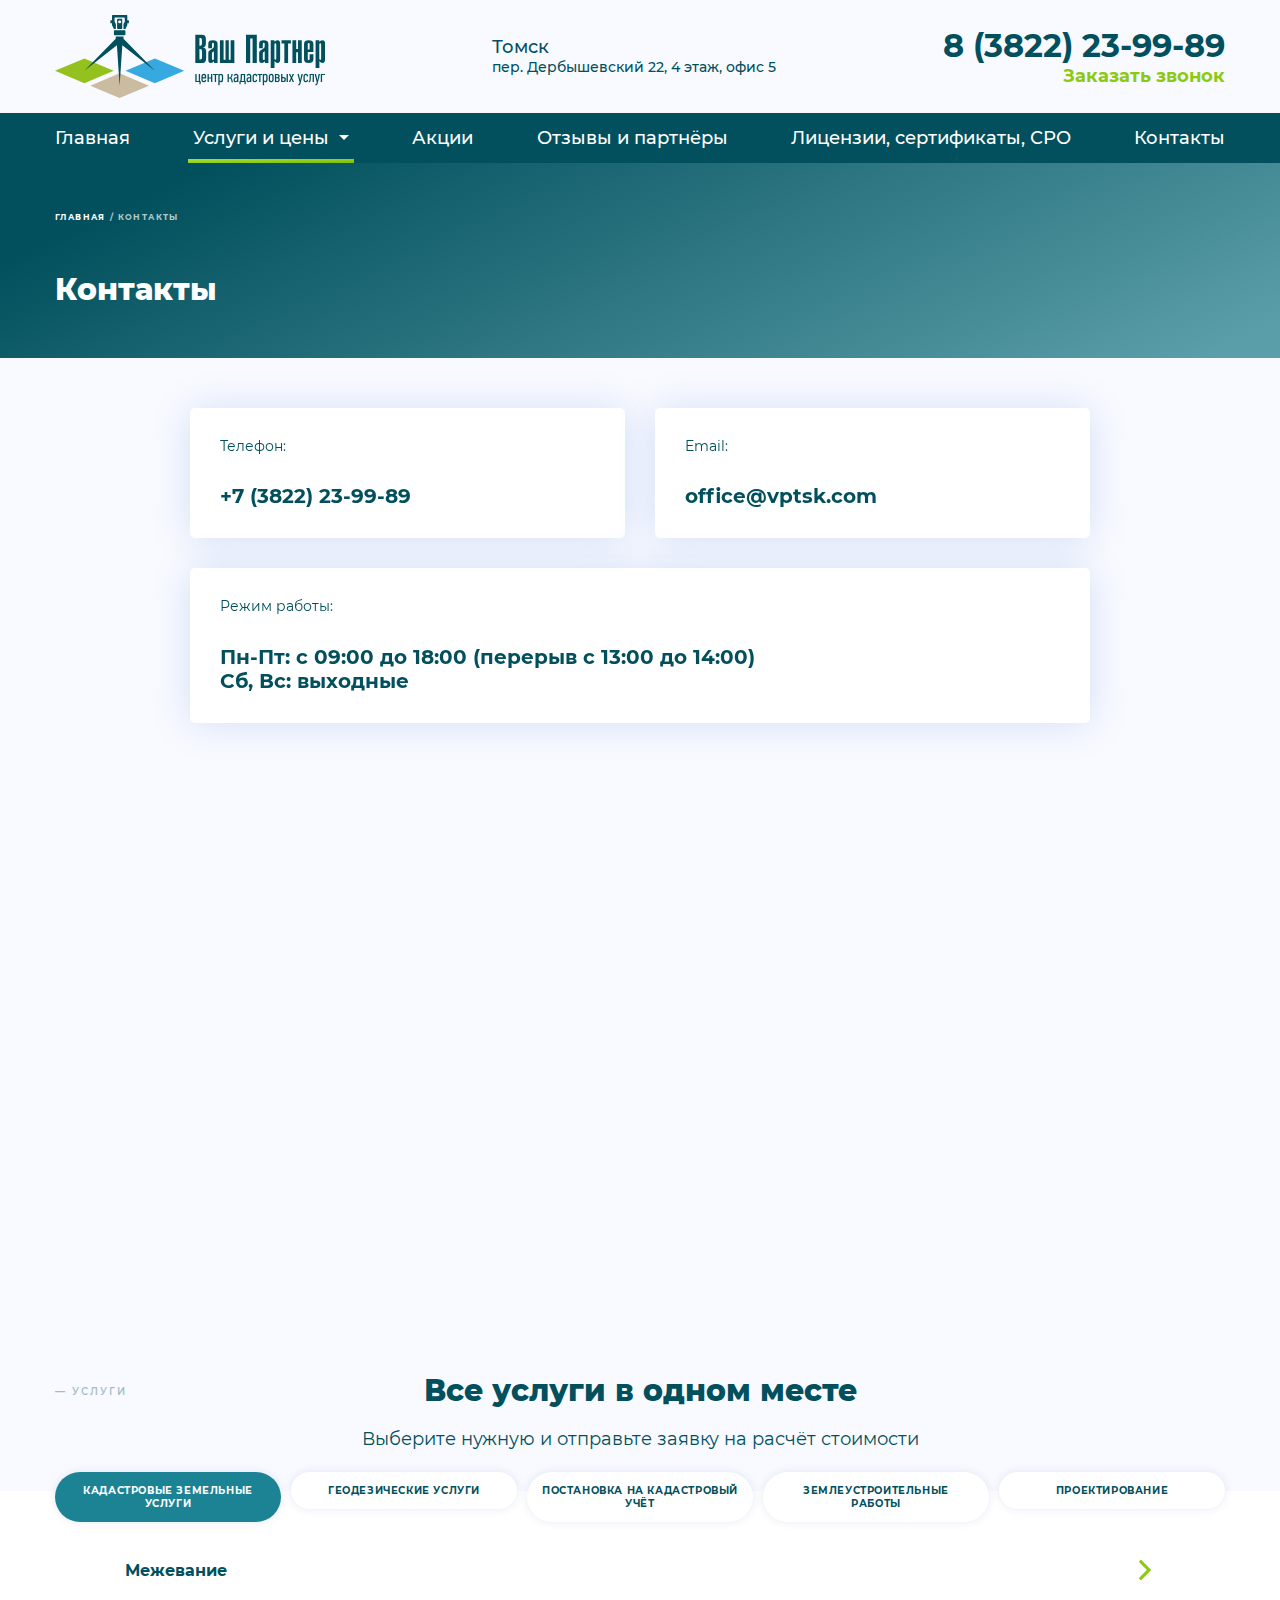
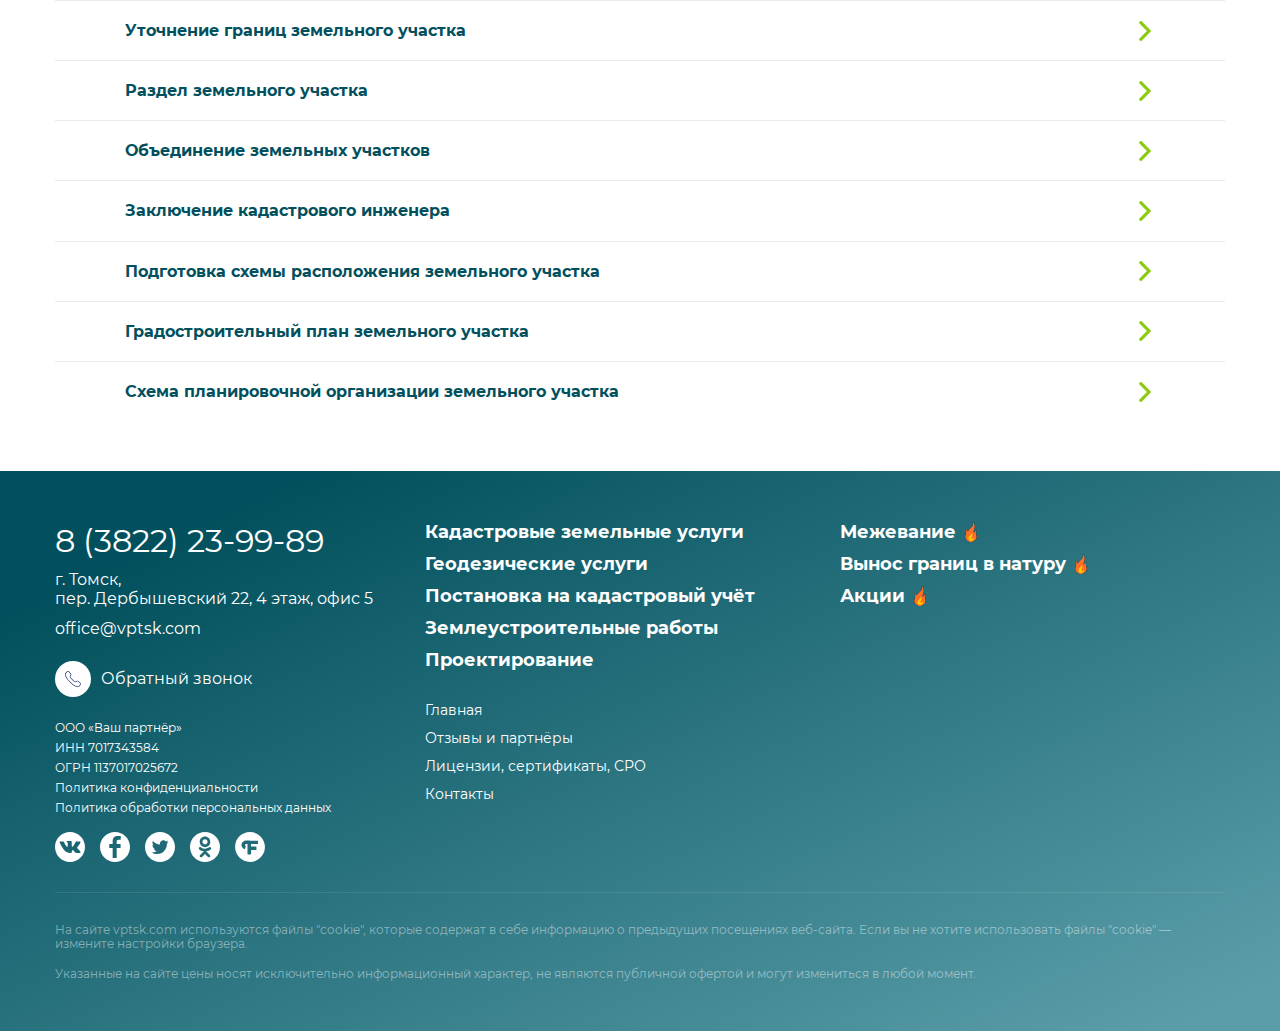
<file: contacts.html>
<!DOCTYPE html>
<html>
<head>
	<title></title>
	<meta name="keywords" content=''>
	<meta name="description" content=''>

	<meta name="format-detection" content="telephone=no">

	<meta http-equiv="Content-Type" content="text/html; charset=utf-8">
	<meta name="viewport" content="width=device-width,minimum-scale=1,maximum-scale=1">
	<link rel="stylesheet" href="css/reset.css" type="text/css">
	<link rel="stylesheet" href="css/jquery.fancybox.css" type="text/css">
	<link rel="stylesheet" href="css/slick.css" type="text/css">
	<link rel="stylesheet" href="css/layout.css" type="text/css">

</head>
<body>
	<div class="body-wrap">
		<div class="b header">
			<div class="header-main">
				<div class="container">
					<div class="header-wrap">
						<div class="mobile-btn-wrap">
							<div class="mobile-btn">
								<div class="mobile-btn-el"></div>
							</div>
						</div>
						<div class="header-logo">
							<a href="/"><img src="i/logo.svg" alt=""></a>
						</div>
						<div class="header-addres"><span>Томск</span><br>пер. Дербышевский 22, 4 этаж, офис 5</div>
						<div class="header-contacts">
							<div class="header-phone"><a href="tel:+73822239989">8 (3822) 23-99-89</a></div>
							<div class="header-callback"><a href="#">Заказать звонок</a></div>
							<div class="icons">
								<a href="tel:+73822239989"><img src="i/phone-i.svg" alt=""></a>
								<a href="https://wa.me/79990009900" target="_blank"><img src="i/wa-i.svg"></a>
							</div>
						</div>
					</div>
				</div>
			</div>
			<div class="header-bot">
				<div class="container">
					<div class="header-nav">
						<ul>
							<li><a href="/">Главная</a></li>
							<li class="li-drop">
								<span>Услуги и цены</span>
								<div class="drop">
									<div class="drop-wrap">
										<div class="drop-close"></div>
										<ul class="drop-list">
											<li class="active">
												<span>Кадастровые земельные услуги</span>
												<div class="subdrop">
													<ul>
														<li><a href="#">Межевание</a></li>
														<li><a href="#">Уточнение границ земельного участка</a></li>
														<li><a href="#">Раздел земельного участка</a></li>
														<li><a href="#">Объединение земельных участков</a></li>
														<li><a href="#">Заключение кадастрового инженера</a></li>
														<li><a href="#">Подготовка схемы расположения земельного участка</a></li>
														<li><a href="#">Градостроительный план земельного участка</a></li>
														<li><a href="#">Схема планировочной организации земельного участка</a></li>
													</ul>
													<div class="subdrop-banner">
														<a href="#"><img src="i/rko.svg" alt=""></a>
													</div>
												</div>
											</li>
											<li>
												<span>Геодезические услуги</span>
												<div class="subdrop">
													<ul>
														<li><a href="#">Топографическая съемка</a></li>
														<li><a href="#">Вынос границ земельного участка в натуру</a></li>
														<li><a href="#">Геодезическая экспертиза местоположения объекта</a></li>
													</ul>
													<div class="subdrop-banner">
														<a href="#"><img src="i/rko.svg" alt=""></a>
													</div>
												</div>
											</li>
											<li>
												<span>Постановка на кадастровый учёт</span>
												<div class="subdrop">
													<ul>
														<li><a href="#">Подготовка технического плана объекта недвижимости</a></li>
														<li><a href="#">Кадастровый учет здания</a></li>
														<li><a href="#">Кадастровый учет квартиры</a></li>
														<li><a href="#">Подготовка технического паспорта</a></li>
													</ul>
													<div class="subdrop-banner">
														<a href="#"><img src="i/rko.svg" alt=""></a>
													</div>
												</div>
											</li>
											<li>
												<span>Землеустроительные работы</span>
												<div class="subdrop">
													<ul>
														<li><a href="#">Установление зон с особыми условиями использования территории</a></li>
														<li><a href="#">Установление границ населенных пунктов и территориальных зон</a></li>
														<li><a href="#">Установление охранных зон</a></li>
													</ul>
													<div class="subdrop-banner">
														<a href="#"><img src="i/rko.svg" alt=""></a>
													</div>
												</div>
											</li>
											<li>
												<span>Проектирование</span>
												<div class="subdrop">
													<ul>
														<li><a href="#">Подготовка проекта планировки территории</a></li>
														<li><a href="#">Подготовка проекта межевания территории</a></li>
														<li><a href="#">Подготовка проекта освоения лесов</a></li>
														<li><a href="#">Подготовка проектной документации лесного участка</a></li>
													</ul>
													<div class="subdrop-banner">
														<a href="#"><img src="i/rko.svg" alt=""></a>
													</div>
												</div>
											</li>
										</ul>
									</div>
								</div>
							</li>
							<li><a href="/">Акции</a></li>
							<li><a href="/">Отзывы и партнёры</a></li>
							<li><a href="/">Лицензии, сертификаты, СРО</a></li>
							<li><a href="/">Контакты</a></li>
						</ul>
					</div>
				</div>
			</div>
			<div class="mobile-menu">
				<div class="close-btn"></div>
				<div class="header-logo">
					<a href="/"><img src="i/logo.svg" alt=""></a>
				</div>
				<ul class="nav">
					<li><a href="/">Главная</a></li>
					<li class="nav-drop">
						<span>Услуги и цены</span>
						<div class="nav-drop-wrap">
							<div class="nav-back">Назад</div>
							<ul class="nav">
								<li class="nav-drop">
									<span>Кадастровые земельные услуги</span>
									<div class="nav-drop-wrap">
										<div class="nav-back">Назад</div>
										<ul class="nav">
											<li><a href="#">Межевание</a></li>
											<li><a href="#">Уточнение границ земельного участка</a></li>
											<li><a href="#">Раздел земельного участка</a></li>
											<li><a href="#">Объединение земельных участков</a></li>
											<li><a href="#">Заключение кадастрового инженера</a></li>
											<li><a href="#">Подготовка схемы расположения земельного участка</a></li>
											<li><a href="#">Градостроительный план земельного участка</a></li>
											<li><a href="#">Схема планировочной организации земельного участка</a></li>
										</ul>
									</div>
								</li>
								<li class="nav-drop">
									<span>Геодезические услуги</span>
									<div class="nav-drop-wrap">
										<div class="nav-back">Назад</div>
										<ul class="nav">
											<li><a href="#">Топографическая съемка</a></li>
											<li><a href="#">Вынос границ земельного участка в натуру</a></li>
											<li><a href="#">Геодезическая экспертиза местоположения объекта</a></li>
										</ul>
									</div>
								</li>
								<li class="nav-drop">
									<span>Постановка на кадастровый учёт</span>
									<div class="nav-drop-wrap">
										<div class="nav-back">Назад</div>
										<ul class="nav">
											<li><a href="#">Подготовка технического плана объекта недвижимости</a></li>
											<li><a href="#">Кадастровый учет здания</a></li>
											<li><a href="#">Кадастровый учет квартиры</a></li>
											<li><a href="#">Подготовка технического паспорта</a></li>
										</ul>
									</div>
								</li>
								<li class="nav-drop">
									<span>Землеустроительные работы</span>
									<div class="nav-drop-wrap">
										<div class="nav-back">Назад</div>
										<ul class="nav">
											<li><a href="#">Установление зон с особыми условиями использования территории</a></li>
											<li><a href="#">Установление границ населенных пунктов и территориальных зон</a></li>
											<li><a href="#">Установление охранных зон</a></li>
										</ul>
									</div>
								</li>
								<li class="nav-drop">
									<span>Проектирование</span>
									<div class="nav-drop-wrap">
										<ul class="nav">
											<li><a href="#">Подготовка проекта планировки территории</a></li>
											<li><a href="#">Подготовка проекта межевания территории</a></li>
											<li><a href="#">Подготовка проекта освоения лесов</a></li>
											<li><a href="#">Подготовка проектной документации лесного участка</a></li>
										</ul>
									</div>
								</li>
							</ul>
						</div>
					</li>
					<li><a href="/">Акции</a></li>
					<li><a href="/">Отзывы и партнёры</a></li>
					<li><a href="/">Лицензии, сертификаты, СРО</a></li>
					<li><a href="/">Контакты</a></li>
				</ul>
				<div class="header-addres"><span>Томск</span><br>пер. Дербышевский 22, 4 этаж, офис 5</div>
				<div class="header-phone"><a href="tel:+73822239989">8 (3822) 23-99-89</a></div>
				<div class="header-callback"><a href="#">Заказать звонок</a></div>
			</div>
		</div>

		<div class="b ekr ekr-green ekr-left ekr-bread">
			<div class="container">
				<ul class="breadcrumbs">
					<li><a href="index.html">Главная</a></li>
					<li>/ Контакты</li>
				</ul>
				<h2 class="title">Контакты</h2>
			</div>
		</div>

		<div class="b ekr">
			<div class="container">
				<div class="contacts">
					<div class="contacts-item small">
						<div class="item-title">Телефон:</div>
						<div class="item-text"><a href="tel:+73822239989">+7 (3822) 23-99-89</a></div>
					</div>
					<div class="contacts-item small">
						<div class="item-title">Email:</div>
						<div class="item-text"><a href="mailto:office@vptsk.com">office@vptsk.com</a></div>
					</div>
					<div class="contacts-item">
						<div class="item-title">Режим работы:</div>
						<div class="item-text">Пн-Пт: с 09:00 до 18:00 (перерыв с 13:00 до 14:00)<br>Сб, Вс: выходные</div>
					</div>
				</div>
			</div>
			<div class="map">
				<iframe src="https://www.google.com/maps/embed?pb=!1m18!1m12!1m3!1d2201.8607609484034!2d84.9402688154261!3d56.50460714122481!2m3!1f0!2f0!3f0!3m2!1i1024!2i768!4f13.1!3m3!1m2!1s0x432693b184b1d443%3A0xe948beb5aa279778!2z0JLQsNGIINC_0LDRgNGC0L3QtdGA!5e0!3m2!1sru!2sru!4v1582783077308!5m2!1sru!2sru" height="500" frameborder="0" style="border:0;" allowfullscreen=""></iframe>
			</div>
		</div>

		<div class="b ekr no-pad-bot">
			<div class="container">
				<div class="title-wrap">
					<div class="uniq">—&nbsp;услуги</div>
					<h2 class="title">Все услуги в одном месте</h2>
				</div>
				<div class="subtitle">Выберите нужную и отправьте заявку на расчёт стоимости</div>
			</div>
			<div class="services-wrap">
				<div class="container">
					<div class="services-filter-wrap">
						<div class="services-filter-text"><span>Кадастровые земельные услуги</span></div>
						<ul class="services-filter">
							<li data-filter="#kad" class="active">Кадастровые земельные услуги</li>
							<li data-filter="#geo">Геодезические услуги</li>
							<li data-filter="#uch">Постановка на кадастровый учёт</li>
							<li data-filter="#zem">Землеустроительные работы</li>
							<li data-filter="#proj">Проектирование</li>
						</ul>
					</div>
					<div class="services">
						<div class="service active" id="kad">
							<ul>
								<li><a href="#">Межевание</a></li>
								<li><a href="#">Уточнение границ земельного участка</a></li>
								<li><a href="#">Раздел земельного участка</a></li>
								<li><a href="#">Объединение земельных участков</a></li>
								<li><a href="#">Заключение кадастрового инженера</a></li>
								<li><a href="#">Подготовка схемы расположения земельного участка</a></li>
								<li><a href="#">Градостроительный план земельного участка</a></li>
								<li><a href="#">Схема планировочной организации земельного участка</a></li>
							</ul>
						</div>
						<div class="service" id="geo">
							<ul>
								<li><a href="#">Топографическая съемка</a></li>
								<li><a href="#">Вынос границ земельного участка в натуру</a></li>
								<li><a href="#">Геодезическая экспертиза местоположения объекта</a></li>
							</ul>
						</div>
						<div class="service" id="uch">
							<ul>
								<li><a href="#">Подготовка технического плана объекта недвижимости</a></li>
								<li><a href="#">Кадастровый учет здания</a></li>
								<li><a href="#">Кадастровый учет квартиры</a></li>
								<li><a href="#">Подготовка технического паспорта</a></li>
							</ul>
						</div>
						<div class="service" id="zem">
							<ul>
								<li><a href="#">Установление зон с особыми условиями использования территории</a></li>
								<li><a href="#">Установление границ населенных пунктов и территориальных зон</a></li>
								<li><a href="#">Установление охранных зон</a></li>
							</ul>
						</div>
						<div class="service" id="proj">
							<ul>
								<li><a href="#">Подготовка проекта планировки территории</a></li>
								<li><a href="#">Подготовка проекта межевания территории</a></li>
								<li><a href="#">Подготовка проекта освоения лесов</a></li>
								<li><a href="#">Подготовка проектной документации лесного участка</a></li>
							</ul>
						</div>
					</div>
				</div>
			</div>
		</div>

		<div class="b footer">
			<div class="container">
				<div class="footer-wrap">
					<div class="footer-info">
						<div class="footer-phone"><a href="tel:+73822239989">8 (3822) 23-99-89</a></div>
						<div class="footer-addres">г. Томск,<br>пер. Дербышевский 22, 4 этаж, офис 5</div>
						<div class="footer-mail"><a href="mailto:office@vptsk.com">office@vptsk.com</a></div>
						<div class="footer-callback">
							<a href="#">
								<div class="icon">
<?xml version="1.0" encoding="iso-8859-1"?>
<!-- Generator: Adobe Illustrator 19.0.0, SVG Export Plug-In . SVG Version: 6.00 Build 0)  -->
<svg version="1.1" id="Layer_1" xmlns="http://www.w3.org/2000/svg" xmlns:xlink="http://www.w3.org/1999/xlink" x="0px" y="0px"
	 viewBox="0 0 511.988 511.988" style="enable-background:new 0 0 511.988 511.988;" xml:space="preserve">
<g>
	<g>
		<path d="M511.686,411.188c-0.96-14.827-8.107-28.48-19.84-37.547l-68.267-53.333c-18.773-14.72-45.12-14.613-63.68,0.213
			l-15.253,12.053c-12.053,9.493-29.333,8.533-40.213-2.347L182.299,207.775c-10.88-10.88-11.84-28.267-2.347-40.32l12.053-15.253
			c14.72-18.667,14.827-45.013,0.213-63.787l-53.227-68.48c-17.493-22.507-49.92-26.56-72.427-9.067
			c-1.707,1.387-3.413,2.773-4.907,4.373L18.032,58.975c-18.667,18.773-64,95.573,137.707,297.707
			c128.213,128.32,206.187,155.307,249.067,155.307c25.493,0,40.32-9.387,48.213-17.28l43.627-43.733
			C507.099,440.415,512.539,426.015,511.686,411.188z M483.952,433.162c-0.747,0.96-1.6,1.92-2.453,2.667l-43.627,43.733
			c-5.013,5.013-14.827,11.093-33.067,11.093c-31.787,0-104.427-19.307-233.92-149.12C21.552,191.882,3.312,103.882,33.179,73.908
			l43.627-43.733c5.653-5.653,13.333-8.853,21.44-8.853c0.64,0,1.28,0,1.92,0.107c8.64,0.533,16.747,4.8,21.973,11.627l53.227,68.48
			c8.64,11.093,8.533,26.56-0.107,37.547l-12.053,15.147c-16.213,20.587-14.507,50.027,4.053,68.587l122.133,122.453
			c18.453,18.56,48,20.267,68.48,4.053l15.253-12.053c10.88-8.64,26.347-8.747,37.333-0.107l68.267,53.333
			C491.952,400.842,494.299,419.935,483.952,433.162z" fill="#253c77"/>
	</g>
</g>
</svg>
								</div>
								<span>Обратный звонок</span>
							</a>
						</div>
						<ul class="footer-info-list">
							<li>ООО «Ваш партнёр»</li>
							<li>ИНН 7017343584</li>
							<li>ОГРН 1137017025672</li>
							<li><a href="#" target="_blank">Политика конфиденциальности</a></li>
							<li><a href="#" target="_blank">Политика обработки персональных данных</a></li>
						</ul>
						<div class="footer-social">
							<a href="#" target="_blank"><img src="i/vk-i.svg" alt=""></a>
							<a href="#" target="_blank"><img src="i/fb-i.svg" alt=""></a>
							<a href="#" target="_blank"><img src="i/tw-i.svg" alt=""></a>
							<a href="#" target="_blank"><img src="i/ok-i.svg" alt=""></a>
							<a href="#" target="_blank"><img src="i/flamp-i.svg" alt=""></a>
						</div>
					</div>
					<div class="footer-nav">
						<div class="footer-serv">
							<div class="footer-serv-item">
								<ul>
									<li><a href="#">Кадастровые земельные услуги</a></li>
									<li><a href="#">Геодезические услуги</a></li>
									<li><a href="#">Постановка на кадастровый учёт</a></li>
									<li><a href="#">Землеустроительные работы</a></li>
									<li><a href="#">Проектирование</a></li>
								</ul>
							</div>
							<div class="footer-serv-item">
								<ul class="footer-serv-hot">
									<li><a href="#"><span>Межевание</span></a></li>
									<li><a href="#"><span>Вынос границ в натуру</span></a></li>
									<li><a href="#"><span>Акции</span></a></li>
								</ul>
							</div>
						</div>
						<ul class="footer-nav-list">
							<li><a href="#">Главная</a></li>
							<li><a href="#">Отзывы и партнёры</a></li>
							<li><a href="#">Лицензии, сертификаты, СРО</a></li>
							<li><a href="#">Контакты</a></li>
						</ul>
					</div>
				</div>
				<div class="footer-cookie">
					<p>На сайте <a href="/">vptsk.com</a> используются <a href="#" target="_blank">файлы "cookie"</a>, которые содержат в себе информацию о предыдущих посещениях веб-сайта. Если вы не хотите использовать <a href="#" target="_blank">файлы "cookie"</a> — измените настройки браузера.</p>
					<p>Указанные на сайте цены носят исключительно информационный характер, не являются публичной офертой и могут измениться в любой момент.</p>
				</div>
			</div>
		</div>

		<div style="display:none;">
		</div>
	</div>

	<script type="text/javascript" src="js/jquery-2.1.1.min.js"></script>
	<script type="text/javascript" src="js/jquery.fancybox.js"></script>
	<script type="text/javascript" src="js/jquery.inputmask.bundle.js"></script>
	<script type="text/javascript" src="js/slick.js"></script>
	<script type="text/javascript" src="js/main.js"></script>
</body>
</html>
</file>
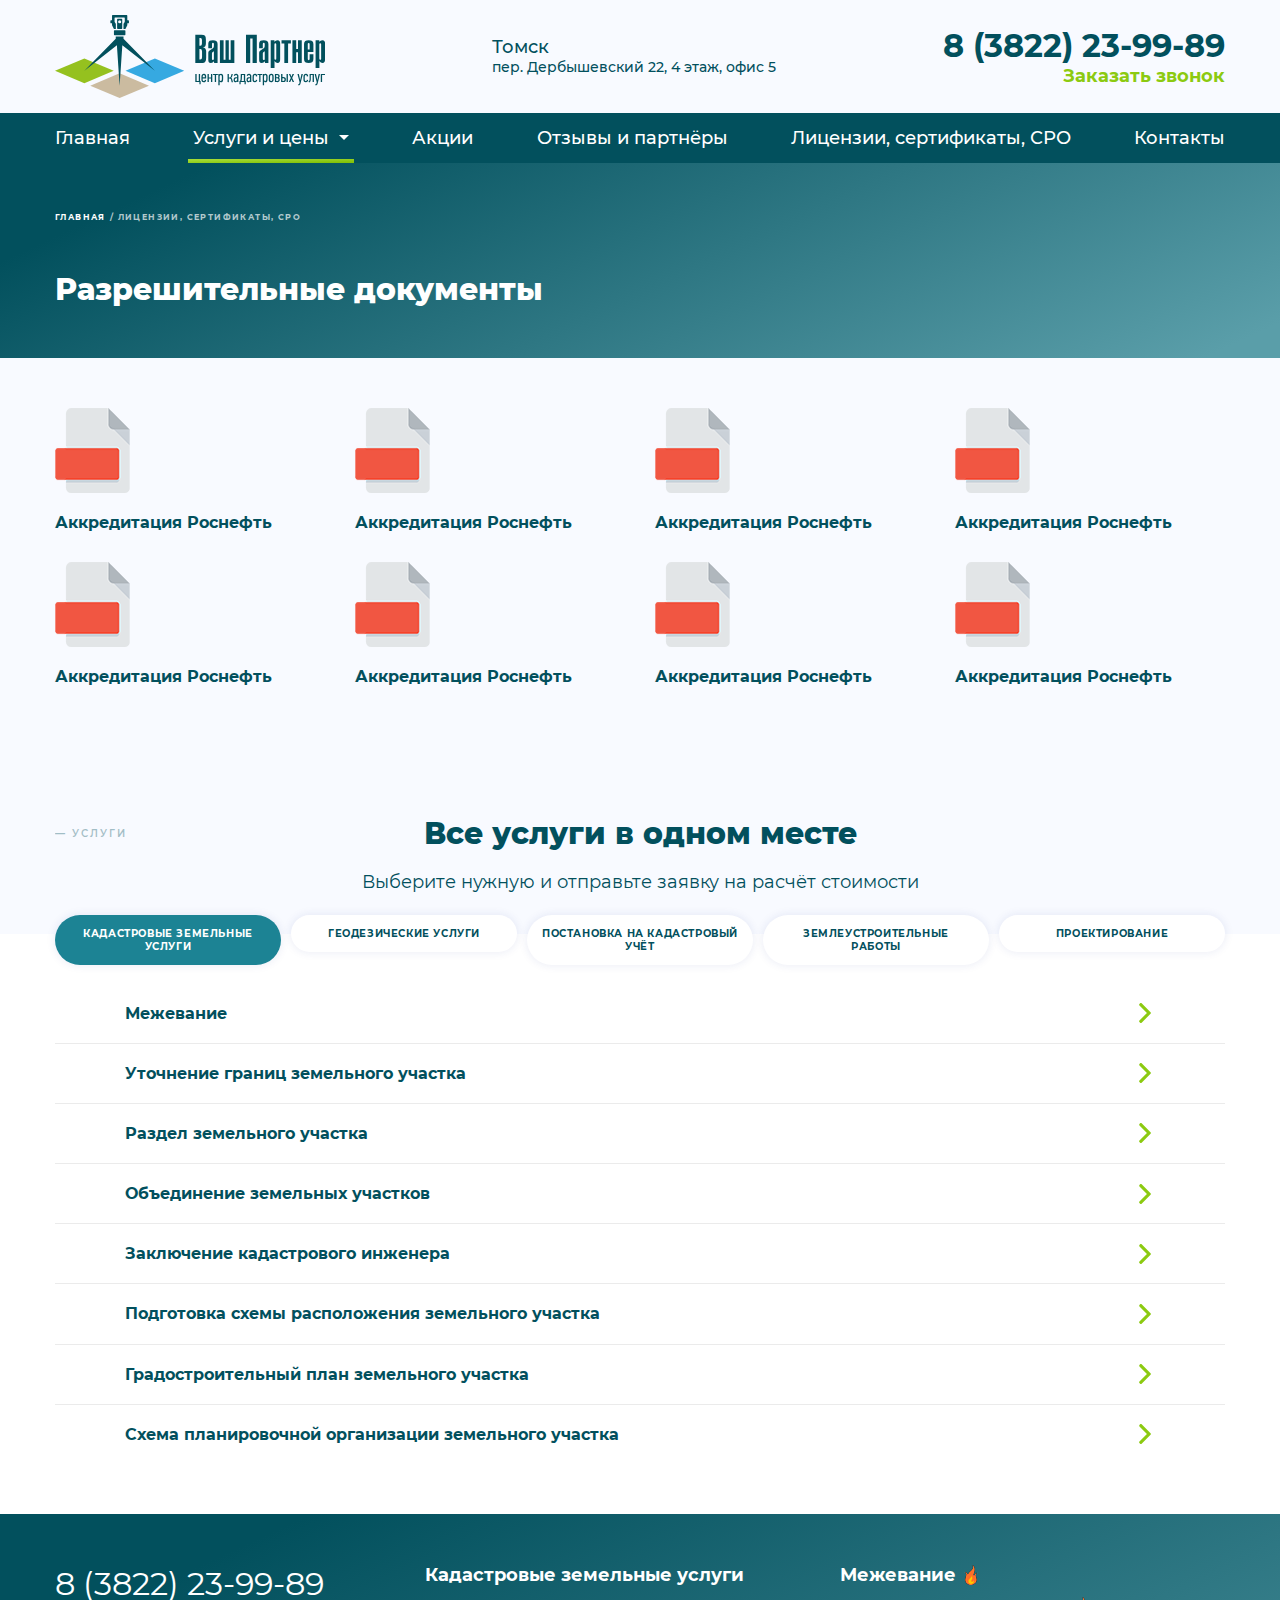
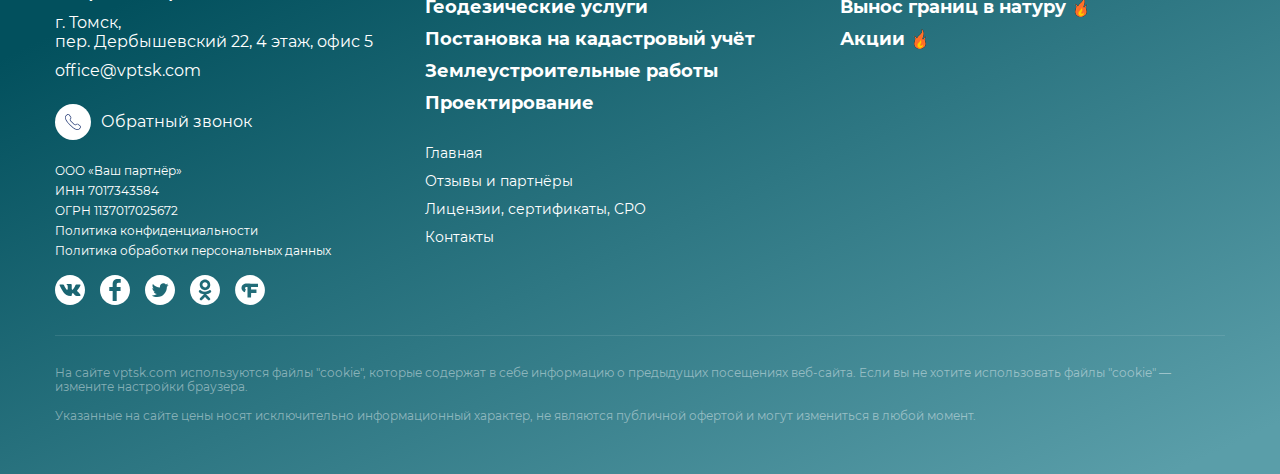
<file: documents.html>
<!DOCTYPE html>
<html>
<head>
	<title></title>
	<meta name="keywords" content=''>
	<meta name="description" content=''>

	<meta name="format-detection" content="telephone=no">

	<meta http-equiv="Content-Type" content="text/html; charset=utf-8">
	<meta name="viewport" content="width=device-width,minimum-scale=1,maximum-scale=1">
	<link rel="stylesheet" href="css/reset.css" type="text/css">
	<link rel="stylesheet" href="css/jquery.fancybox.css" type="text/css">
	<link rel="stylesheet" href="css/slick.css" type="text/css">
	<link rel="stylesheet" href="css/layout.css" type="text/css">

</head>
<body>
	<div class="body-wrap">
		<div class="b header">
			<div class="header-main">
				<div class="container">
					<div class="header-wrap">
						<div class="mobile-btn-wrap">
							<div class="mobile-btn">
								<div class="mobile-btn-el"></div>
							</div>
						</div>
						<div class="header-logo">
							<a href="/"><img src="i/logo.svg" alt=""></a>
						</div>
						<div class="header-addres"><span>Томск</span><br>пер. Дербышевский 22, 4 этаж, офис 5</div>
						<div class="header-contacts">
							<div class="header-phone"><a href="tel:+73822239989">8 (3822) 23-99-89</a></div>
							<div class="header-callback"><a href="#">Заказать звонок</a></div>
							<div class="icons">
								<a href="tel:+73822239989"><img src="i/phone-i.svg" alt=""></a>
								<a href="https://wa.me/79990009900" target="_blank"><img src="i/wa-i.svg"></a>
							</div>
						</div>
					</div>
				</div>
			</div>
			<div class="header-bot">
				<div class="container">
					<div class="header-nav">
						<ul>
							<li><a href="/">Главная</a></li>
							<li class="li-drop">
								<span>Услуги и цены</span>
								<div class="drop">
									<div class="drop-wrap">
										<div class="drop-close"></div>
										<ul class="drop-list">
											<li class="active">
												<span>Кадастровые земельные услуги</span>
												<div class="subdrop">
													<ul>
														<li><a href="#">Межевание</a></li>
														<li><a href="#">Уточнение границ земельного участка</a></li>
														<li><a href="#">Раздел земельного участка</a></li>
														<li><a href="#">Объединение земельных участков</a></li>
														<li><a href="#">Заключение кадастрового инженера</a></li>
														<li><a href="#">Подготовка схемы расположения земельного участка</a></li>
														<li><a href="#">Градостроительный план земельного участка</a></li>
														<li><a href="#">Схема планировочной организации земельного участка</a></li>
													</ul>
													<div class="subdrop-banner">
														<a href="#"><img src="i/rko.svg" alt=""></a>
													</div>
												</div>
											</li>
											<li>
												<span>Геодезические услуги</span>
												<div class="subdrop">
													<ul>
														<li><a href="#">Топографическая съемка</a></li>
														<li><a href="#">Вынос границ земельного участка в натуру</a></li>
														<li><a href="#">Геодезическая экспертиза местоположения объекта</a></li>
													</ul>
													<div class="subdrop-banner">
														<a href="#"><img src="i/rko.svg" alt=""></a>
													</div>
												</div>
											</li>
											<li>
												<span>Постановка на кадастровый учёт</span>
												<div class="subdrop">
													<ul>
														<li><a href="#">Подготовка технического плана объекта недвижимости</a></li>
														<li><a href="#">Кадастровый учет здания</a></li>
														<li><a href="#">Кадастровый учет квартиры</a></li>
														<li><a href="#">Подготовка технического паспорта</a></li>
													</ul>
													<div class="subdrop-banner">
														<a href="#"><img src="i/rko.svg" alt=""></a>
													</div>
												</div>
											</li>
											<li>
												<span>Землеустроительные работы</span>
												<div class="subdrop">
													<ul>
														<li><a href="#">Установление зон с особыми условиями использования территории</a></li>
														<li><a href="#">Установление границ населенных пунктов и территориальных зон</a></li>
														<li><a href="#">Установление охранных зон</a></li>
													</ul>
													<div class="subdrop-banner">
														<a href="#"><img src="i/rko.svg" alt=""></a>
													</div>
												</div>
											</li>
											<li>
												<span>Проектирование</span>
												<div class="subdrop">
													<ul>
														<li><a href="#">Подготовка проекта планировки территории</a></li>
														<li><a href="#">Подготовка проекта межевания территории</a></li>
														<li><a href="#">Подготовка проекта освоения лесов</a></li>
														<li><a href="#">Подготовка проектной документации лесного участка</a></li>
													</ul>
													<div class="subdrop-banner">
														<a href="#"><img src="i/rko.svg" alt=""></a>
													</div>
												</div>
											</li>
										</ul>
									</div>
								</div>
							</li>
							<li><a href="/">Акции</a></li>
							<li><a href="/">Отзывы и партнёры</a></li>
							<li><a href="/">Лицензии, сертификаты, СРО</a></li>
							<li><a href="/">Контакты</a></li>
						</ul>
					</div>
				</div>
			</div>
			<div class="mobile-menu">
				<div class="close-btn"></div>
				<div class="header-logo">
					<a href="/"><img src="i/logo.svg" alt=""></a>
				</div>
				<ul class="nav">
					<li><a href="/">Главная</a></li>
					<li class="nav-drop">
						<span>Услуги и цены</span>
						<div class="nav-drop-wrap">
							<div class="nav-back">Назад</div>
							<ul class="nav">
								<li class="nav-drop">
									<span>Кадастровые земельные услуги</span>
									<div class="nav-drop-wrap">
										<div class="nav-back">Назад</div>
										<ul class="nav">
											<li><a href="#">Межевание</a></li>
											<li><a href="#">Уточнение границ земельного участка</a></li>
											<li><a href="#">Раздел земельного участка</a></li>
											<li><a href="#">Объединение земельных участков</a></li>
											<li><a href="#">Заключение кадастрового инженера</a></li>
											<li><a href="#">Подготовка схемы расположения земельного участка</a></li>
											<li><a href="#">Градостроительный план земельного участка</a></li>
											<li><a href="#">Схема планировочной организации земельного участка</a></li>
										</ul>
									</div>
								</li>
								<li class="nav-drop">
									<span>Геодезические услуги</span>
									<div class="nav-drop-wrap">
										<div class="nav-back">Назад</div>
										<ul class="nav">
											<li><a href="#">Топографическая съемка</a></li>
											<li><a href="#">Вынос границ земельного участка в натуру</a></li>
											<li><a href="#">Геодезическая экспертиза местоположения объекта</a></li>
										</ul>
									</div>
								</li>
								<li class="nav-drop">
									<span>Постановка на кадастровый учёт</span>
									<div class="nav-drop-wrap">
										<div class="nav-back">Назад</div>
										<ul class="nav">
											<li><a href="#">Подготовка технического плана объекта недвижимости</a></li>
											<li><a href="#">Кадастровый учет здания</a></li>
											<li><a href="#">Кадастровый учет квартиры</a></li>
											<li><a href="#">Подготовка технического паспорта</a></li>
										</ul>
									</div>
								</li>
								<li class="nav-drop">
									<span>Землеустроительные работы</span>
									<div class="nav-drop-wrap">
										<div class="nav-back">Назад</div>
										<ul class="nav">
											<li><a href="#">Установление зон с особыми условиями использования территории</a></li>
											<li><a href="#">Установление границ населенных пунктов и территориальных зон</a></li>
											<li><a href="#">Установление охранных зон</a></li>
										</ul>
									</div>
								</li>
								<li class="nav-drop">
									<span>Проектирование</span>
									<div class="nav-drop-wrap">
										<ul class="nav">
											<li><a href="#">Подготовка проекта планировки территории</a></li>
											<li><a href="#">Подготовка проекта межевания территории</a></li>
											<li><a href="#">Подготовка проекта освоения лесов</a></li>
											<li><a href="#">Подготовка проектной документации лесного участка</a></li>
										</ul>
									</div>
								</li>
							</ul>
						</div>
					</li>
					<li><a href="/">Акции</a></li>
					<li><a href="/">Отзывы и партнёры</a></li>
					<li><a href="/">Лицензии, сертификаты, СРО</a></li>
					<li><a href="/">Контакты</a></li>
				</ul>
				<div class="header-addres"><span>Томск</span><br>пер. Дербышевский 22, 4 этаж, офис 5</div>
				<div class="header-phone"><a href="tel:+73822239989">8 (3822) 23-99-89</a></div>
				<div class="header-callback"><a href="#">Заказать звонок</a></div>
			</div>
		</div>

		<div class="b ekr ekr-green ekr-left ekr-bread">
			<div class="container">
				<ul class="breadcrumbs">
					<li><a href="index.html">Главная</a></li>
					<li>/ Лицензии, сертификаты, СРО</li>
				</ul>
				<h2 class="title">Разрешительные документы</h2>
			</div>
		</div>

		<div class="b ekr">
			<div class="container">
				<ul class="b-docs">
					<li>
						<a href="#" target="_blank">
							<div class="image"><img src="i/pdf-img.png"></div>
							<div class="name">Аккредитация Роснефть</div>
						</a>
					</li>
					<li>
						<a href="#" target="_blank">
							<div class="image"><img src="i/pdf-img.png"></div>
							<div class="name">Аккредитация Роснефть</div>
						</a>
					</li>
					<li>
						<a href="#" target="_blank">
							<div class="image"><img src="i/pdf-img.png"></div>
							<div class="name">Аккредитация Роснефть</div>
						</a>
					</li>
					<li>
						<a href="#" target="_blank">
							<div class="image"><img src="i/pdf-img.png"></div>
							<div class="name">Аккредитация Роснефть</div>
						</a>
					</li>
					<li>
						<a href="#" target="_blank">
							<div class="image"><img src="i/pdf-img.png"></div>
							<div class="name">Аккредитация Роснефть</div>
						</a>
					</li>
					<li>
						<a href="#" target="_blank">
							<div class="image"><img src="i/pdf-img.png"></div>
							<div class="name">Аккредитация Роснефть</div>
						</a>
					</li>
					<li>
						<a href="#" target="_blank">
							<div class="image"><img src="i/pdf-img.png"></div>
							<div class="name">Аккредитация Роснефть</div>
						</a>
					</li>
					<li>
						<a href="#" target="_blank">
							<div class="image"><img src="i/pdf-img.png"></div>
							<div class="name">Аккредитация Роснефть</div>
						</a>
					</li>
				</ul>
			</div>
		</div>

		<div class="b ekr no-pad-bot">
			<div class="container">
				<div class="title-wrap">
					<div class="uniq">—&nbsp;услуги</div>
					<h2 class="title">Все услуги в одном месте</h2>
				</div>
				<div class="subtitle">Выберите нужную и отправьте заявку на расчёт стоимости</div>
			</div>
			<div class="services-wrap">
				<div class="container">
					<div class="services-filter-wrap">
						<div class="services-filter-text"><span>Кадастровые земельные услуги</span></div>
						<ul class="services-filter">
							<li data-filter="#kad" class="active">Кадастровые земельные услуги</li>
							<li data-filter="#geo">Геодезические услуги</li>
							<li data-filter="#uch">Постановка на кадастровый учёт</li>
							<li data-filter="#zem">Землеустроительные работы</li>
							<li data-filter="#proj">Проектирование</li>
						</ul>
					</div>
					<div class="services">
						<div class="service active" id="kad">
							<ul>
								<li><a href="#">Межевание</a></li>
								<li><a href="#">Уточнение границ земельного участка</a></li>
								<li><a href="#">Раздел земельного участка</a></li>
								<li><a href="#">Объединение земельных участков</a></li>
								<li><a href="#">Заключение кадастрового инженера</a></li>
								<li><a href="#">Подготовка схемы расположения земельного участка</a></li>
								<li><a href="#">Градостроительный план земельного участка</a></li>
								<li><a href="#">Схема планировочной организации земельного участка</a></li>
							</ul>
						</div>
						<div class="service" id="geo">
							<ul>
								<li><a href="#">Топографическая съемка</a></li>
								<li><a href="#">Вынос границ земельного участка в натуру</a></li>
								<li><a href="#">Геодезическая экспертиза местоположения объекта</a></li>
							</ul>
						</div>
						<div class="service" id="uch">
							<ul>
								<li><a href="#">Подготовка технического плана объекта недвижимости</a></li>
								<li><a href="#">Кадастровый учет здания</a></li>
								<li><a href="#">Кадастровый учет квартиры</a></li>
								<li><a href="#">Подготовка технического паспорта</a></li>
							</ul>
						</div>
						<div class="service" id="zem">
							<ul>
								<li><a href="#">Установление зон с особыми условиями использования территории</a></li>
								<li><a href="#">Установление границ населенных пунктов и территориальных зон</a></li>
								<li><a href="#">Установление охранных зон</a></li>
							</ul>
						</div>
						<div class="service" id="proj">
							<ul>
								<li><a href="#">Подготовка проекта планировки территории</a></li>
								<li><a href="#">Подготовка проекта межевания территории</a></li>
								<li><a href="#">Подготовка проекта освоения лесов</a></li>
								<li><a href="#">Подготовка проектной документации лесного участка</a></li>
							</ul>
						</div>
					</div>
				</div>
			</div>
		</div>

		<div class="b footer">
			<div class="container">
				<div class="footer-wrap">
					<div class="footer-info">
						<div class="footer-phone"><a href="tel:+73822239989">8 (3822) 23-99-89</a></div>
						<div class="footer-addres">г. Томск,<br>пер. Дербышевский 22, 4 этаж, офис 5</div>
						<div class="footer-mail"><a href="mailto:office@vptsk.com">office@vptsk.com</a></div>
						<div class="footer-callback">
							<a href="#">
								<div class="icon">
<?xml version="1.0" encoding="iso-8859-1"?>
<!-- Generator: Adobe Illustrator 19.0.0, SVG Export Plug-In . SVG Version: 6.00 Build 0)  -->
<svg version="1.1" id="Layer_1" xmlns="http://www.w3.org/2000/svg" xmlns:xlink="http://www.w3.org/1999/xlink" x="0px" y="0px"
	 viewBox="0 0 511.988 511.988" style="enable-background:new 0 0 511.988 511.988;" xml:space="preserve">
<g>
	<g>
		<path d="M511.686,411.188c-0.96-14.827-8.107-28.48-19.84-37.547l-68.267-53.333c-18.773-14.72-45.12-14.613-63.68,0.213
			l-15.253,12.053c-12.053,9.493-29.333,8.533-40.213-2.347L182.299,207.775c-10.88-10.88-11.84-28.267-2.347-40.32l12.053-15.253
			c14.72-18.667,14.827-45.013,0.213-63.787l-53.227-68.48c-17.493-22.507-49.92-26.56-72.427-9.067
			c-1.707,1.387-3.413,2.773-4.907,4.373L18.032,58.975c-18.667,18.773-64,95.573,137.707,297.707
			c128.213,128.32,206.187,155.307,249.067,155.307c25.493,0,40.32-9.387,48.213-17.28l43.627-43.733
			C507.099,440.415,512.539,426.015,511.686,411.188z M483.952,433.162c-0.747,0.96-1.6,1.92-2.453,2.667l-43.627,43.733
			c-5.013,5.013-14.827,11.093-33.067,11.093c-31.787,0-104.427-19.307-233.92-149.12C21.552,191.882,3.312,103.882,33.179,73.908
			l43.627-43.733c5.653-5.653,13.333-8.853,21.44-8.853c0.64,0,1.28,0,1.92,0.107c8.64,0.533,16.747,4.8,21.973,11.627l53.227,68.48
			c8.64,11.093,8.533,26.56-0.107,37.547l-12.053,15.147c-16.213,20.587-14.507,50.027,4.053,68.587l122.133,122.453
			c18.453,18.56,48,20.267,68.48,4.053l15.253-12.053c10.88-8.64,26.347-8.747,37.333-0.107l68.267,53.333
			C491.952,400.842,494.299,419.935,483.952,433.162z" fill="#253c77"/>
	</g>
</g>
</svg>
								</div>
								<span>Обратный звонок</span>
							</a>
						</div>
						<ul class="footer-info-list">
							<li>ООО «Ваш партнёр»</li>
							<li>ИНН 7017343584</li>
							<li>ОГРН 1137017025672</li>
							<li><a href="#" target="_blank">Политика конфиденциальности</a></li>
							<li><a href="#" target="_blank">Политика обработки персональных данных</a></li>
						</ul>
						<div class="footer-social">
							<a href="#" target="_blank"><img src="i/vk-i.svg" alt=""></a>
							<a href="#" target="_blank"><img src="i/fb-i.svg" alt=""></a>
							<a href="#" target="_blank"><img src="i/tw-i.svg" alt=""></a>
							<a href="#" target="_blank"><img src="i/ok-i.svg" alt=""></a>
							<a href="#" target="_blank"><img src="i/flamp-i.svg" alt=""></a>
						</div>
					</div>
					<div class="footer-nav">
						<div class="footer-serv">
							<div class="footer-serv-item">
								<ul>
									<li><a href="#">Кадастровые земельные услуги</a></li>
									<li><a href="#">Геодезические услуги</a></li>
									<li><a href="#">Постановка на кадастровый учёт</a></li>
									<li><a href="#">Землеустроительные работы</a></li>
									<li><a href="#">Проектирование</a></li>
								</ul>
							</div>
							<div class="footer-serv-item">
								<ul class="footer-serv-hot">
									<li><a href="#"><span>Межевание</span></a></li>
									<li><a href="#"><span>Вынос границ в натуру</span></a></li>
									<li><a href="#"><span>Акции</span></a></li>
								</ul>
							</div>
						</div>
						<ul class="footer-nav-list">
							<li><a href="#">Главная</a></li>
							<li><a href="#">Отзывы и партнёры</a></li>
							<li><a href="#">Лицензии, сертификаты, СРО</a></li>
							<li><a href="#">Контакты</a></li>
						</ul>
					</div>
				</div>
				<div class="footer-cookie">
					<p>На сайте <a href="/">vptsk.com</a> используются <a href="#" target="_blank">файлы "cookie"</a>, которые содержат в себе информацию о предыдущих посещениях веб-сайта. Если вы не хотите использовать <a href="#" target="_blank">файлы "cookie"</a> — измените настройки браузера.</p>
					<p>Указанные на сайте цены носят исключительно информационный характер, не являются публичной офертой и могут измениться в любой момент.</p>
				</div>
			</div>
		</div>

		<div style="display:none;">
		</div>
	</div>

	<script type="text/javascript" src="js/jquery-2.1.1.min.js"></script>
	<script type="text/javascript" src="js/jquery.fancybox.js"></script>
	<script type="text/javascript" src="js/jquery.inputmask.bundle.js"></script>
	<script type="text/javascript" src="js/slick.js"></script>
	<script type="text/javascript" src="js/main.js"></script>
</body>
</html>
</file>
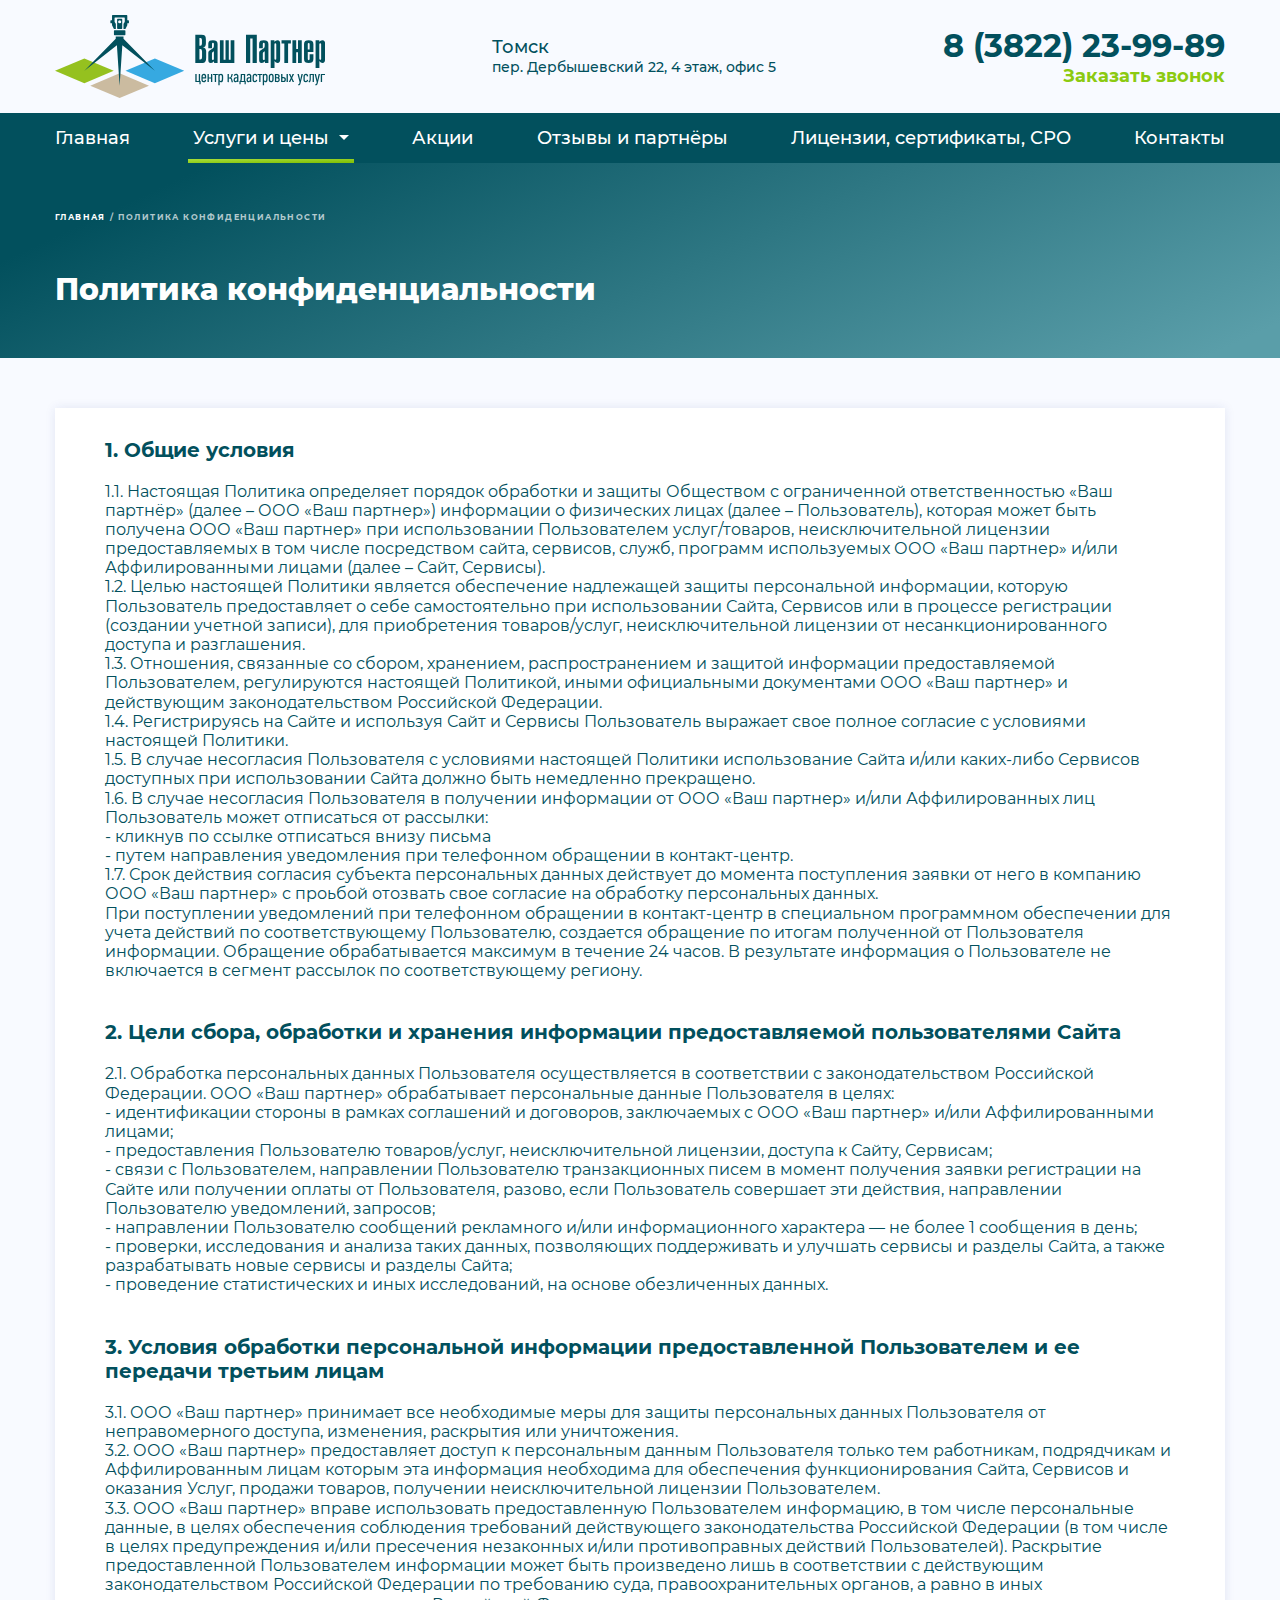
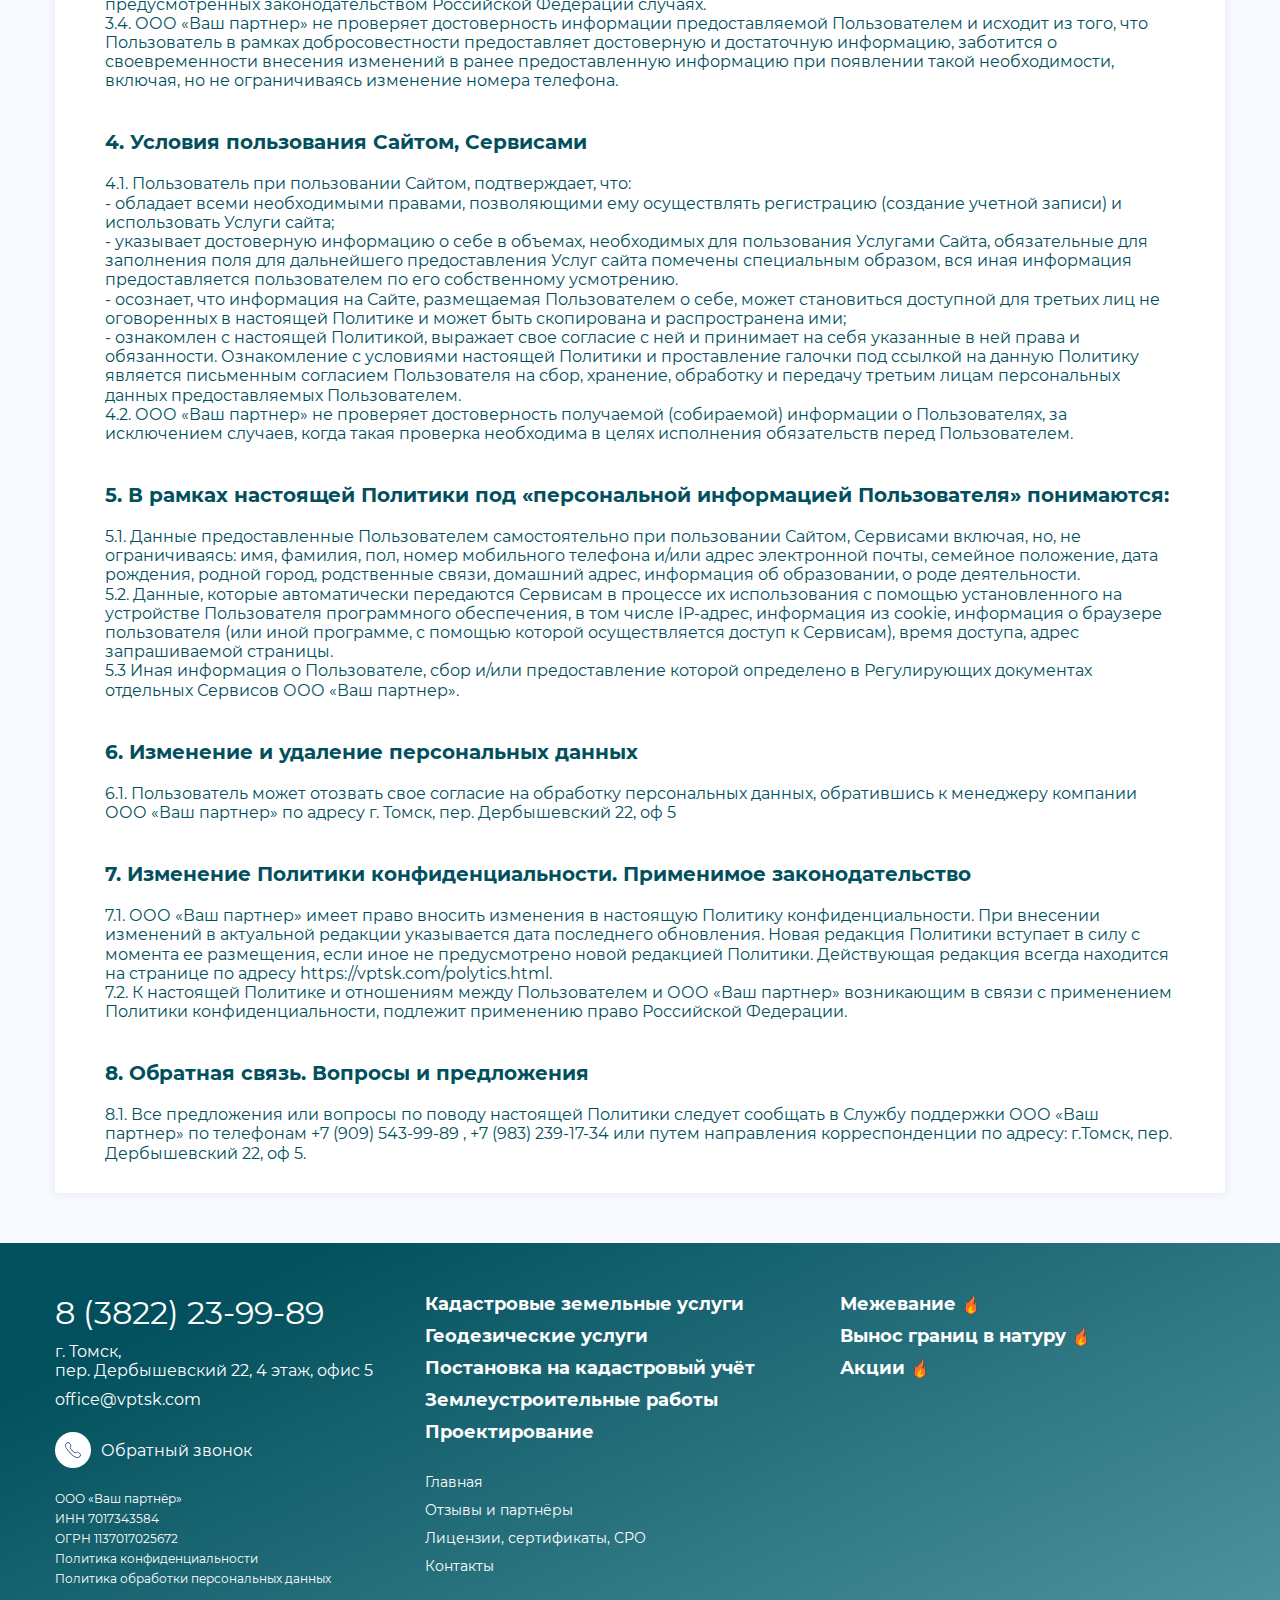
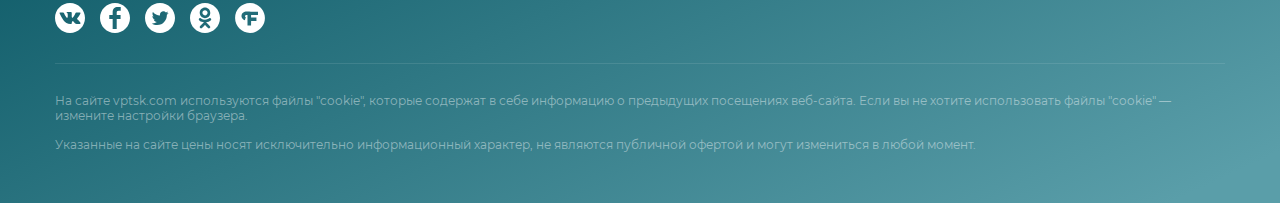
<file: policy.html>
<!DOCTYPE html>
<html>
<head>
	<title></title>
	<meta name="keywords" content=''>
	<meta name="description" content=''>

	<meta name="format-detection" content="telephone=no">

	<meta http-equiv="Content-Type" content="text/html; charset=utf-8">
	<meta name="viewport" content="width=device-width,minimum-scale=1,maximum-scale=1">
	<link rel="stylesheet" href="css/reset.css" type="text/css">
	<link rel="stylesheet" href="css/jquery.fancybox.css" type="text/css">
	<link rel="stylesheet" href="css/slick.css" type="text/css">
	<link rel="stylesheet" href="css/layout.css" type="text/css">

</head>
<body>
	<div class="body-wrap">
		<div class="b header">
			<div class="header-main">
				<div class="container">
					<div class="header-wrap">
						<div class="mobile-btn-wrap">
							<div class="mobile-btn">
								<div class="mobile-btn-el"></div>
							</div>
						</div>
						<div class="header-logo">
							<a href="/"><img src="i/logo.svg" alt=""></a>
						</div>
						<div class="header-addres"><span>Томск</span><br>пер. Дербышевский 22, 4 этаж, офис 5</div>
						<div class="header-contacts">
							<div class="header-phone"><a href="tel:+73822239989">8 (3822) 23-99-89</a></div>
							<div class="header-callback"><a href="#">Заказать звонок</a></div>
							<div class="icons">
								<a href="tel:+73822239989"><img src="i/phone-i.svg" alt=""></a>
								<a href="https://wa.me/79990009900" target="_blank"><img src="i/wa-i.svg"></a>
							</div>
						</div>
					</div>
				</div>
			</div>
			<div class="header-bot">
				<div class="container">
					<div class="header-nav">
						<ul>
							<li><a href="/">Главная</a></li>
							<li class="li-drop">
								<span>Услуги и цены</span>
								<div class="drop">
									<div class="drop-wrap">
										<div class="drop-close"></div>
										<ul class="drop-list">
											<li class="active">
												<span>Кадастровые земельные услуги</span>
												<div class="subdrop">
													<ul>
														<li><a href="#">Межевание</a></li>
														<li><a href="#">Уточнение границ земельного участка</a></li>
														<li><a href="#">Раздел земельного участка</a></li>
														<li><a href="#">Объединение земельных участков</a></li>
														<li><a href="#">Заключение кадастрового инженера</a></li>
														<li><a href="#">Подготовка схемы расположения земельного участка</a></li>
														<li><a href="#">Градостроительный план земельного участка</a></li>
														<li><a href="#">Схема планировочной организации земельного участка</a></li>
													</ul>
													<div class="subdrop-banner">
														<a href="#"><img src="i/rko.svg" alt=""></a>
													</div>
												</div>
											</li>
											<li>
												<span>Геодезические услуги</span>
												<div class="subdrop">
													<ul>
														<li><a href="#">Топографическая съемка</a></li>
														<li><a href="#">Вынос границ земельного участка в натуру</a></li>
														<li><a href="#">Геодезическая экспертиза местоположения объекта</a></li>
													</ul>
													<div class="subdrop-banner">
														<a href="#"><img src="i/rko.svg" alt=""></a>
													</div>
												</div>
											</li>
											<li>
												<span>Постановка на кадастровый учёт</span>
												<div class="subdrop">
													<ul>
														<li><a href="#">Подготовка технического плана объекта недвижимости</a></li>
														<li><a href="#">Кадастровый учет здания</a></li>
														<li><a href="#">Кадастровый учет квартиры</a></li>
														<li><a href="#">Подготовка технического паспорта</a></li>
													</ul>
													<div class="subdrop-banner">
														<a href="#"><img src="i/rko.svg" alt=""></a>
													</div>
												</div>
											</li>
											<li>
												<span>Землеустроительные работы</span>
												<div class="subdrop">
													<ul>
														<li><a href="#">Установление зон с особыми условиями использования территории</a></li>
														<li><a href="#">Установление границ населенных пунктов и территориальных зон</a></li>
														<li><a href="#">Установление охранных зон</a></li>
													</ul>
													<div class="subdrop-banner">
														<a href="#"><img src="i/rko.svg" alt=""></a>
													</div>
												</div>
											</li>
											<li>
												<span>Проектирование</span>
												<div class="subdrop">
													<ul>
														<li><a href="#">Подготовка проекта планировки территории</a></li>
														<li><a href="#">Подготовка проекта межевания территории</a></li>
														<li><a href="#">Подготовка проекта освоения лесов</a></li>
														<li><a href="#">Подготовка проектной документации лесного участка</a></li>
													</ul>
													<div class="subdrop-banner">
														<a href="#"><img src="i/rko.svg" alt=""></a>
													</div>
												</div>
											</li>
										</ul>
									</div>
								</div>
							</li>
							<li><a href="/">Акции</a></li>
							<li><a href="/">Отзывы и партнёры</a></li>
							<li><a href="/">Лицензии, сертификаты, СРО</a></li>
							<li><a href="/">Контакты</a></li>
						</ul>
					</div>
				</div>
			</div>
			<div class="mobile-menu">
				<div class="close-btn"></div>
				<div class="header-logo">
					<a href="/"><img src="i/logo.svg" alt=""></a>
				</div>
				<ul class="nav">
					<li><a href="/">Главная</a></li>
					<li class="nav-drop">
						<span>Услуги и цены</span>
						<div class="nav-drop-wrap">
							<div class="nav-back">Назад</div>
							<ul class="nav">
								<li class="nav-drop">
									<span>Кадастровые земельные услуги</span>
									<div class="nav-drop-wrap">
										<div class="nav-back">Назад</div>
										<ul class="nav">
											<li><a href="#">Межевание</a></li>
											<li><a href="#">Уточнение границ земельного участка</a></li>
											<li><a href="#">Раздел земельного участка</a></li>
											<li><a href="#">Объединение земельных участков</a></li>
											<li><a href="#">Заключение кадастрового инженера</a></li>
											<li><a href="#">Подготовка схемы расположения земельного участка</a></li>
											<li><a href="#">Градостроительный план земельного участка</a></li>
											<li><a href="#">Схема планировочной организации земельного участка</a></li>
										</ul>
									</div>
								</li>
								<li class="nav-drop">
									<span>Геодезические услуги</span>
									<div class="nav-drop-wrap">
										<div class="nav-back">Назад</div>
										<ul class="nav">
											<li><a href="#">Топографическая съемка</a></li>
											<li><a href="#">Вынос границ земельного участка в натуру</a></li>
											<li><a href="#">Геодезическая экспертиза местоположения объекта</a></li>
										</ul>
									</div>
								</li>
								<li class="nav-drop">
									<span>Постановка на кадастровый учёт</span>
									<div class="nav-drop-wrap">
										<div class="nav-back">Назад</div>
										<ul class="nav">
											<li><a href="#">Подготовка технического плана объекта недвижимости</a></li>
											<li><a href="#">Кадастровый учет здания</a></li>
											<li><a href="#">Кадастровый учет квартиры</a></li>
											<li><a href="#">Подготовка технического паспорта</a></li>
										</ul>
									</div>
								</li>
								<li class="nav-drop">
									<span>Землеустроительные работы</span>
									<div class="nav-drop-wrap">
										<div class="nav-back">Назад</div>
										<ul class="nav">
											<li><a href="#">Установление зон с особыми условиями использования территории</a></li>
											<li><a href="#">Установление границ населенных пунктов и территориальных зон</a></li>
											<li><a href="#">Установление охранных зон</a></li>
										</ul>
									</div>
								</li>
								<li class="nav-drop">
									<span>Проектирование</span>
									<div class="nav-drop-wrap">
										<ul class="nav">
											<li><a href="#">Подготовка проекта планировки территории</a></li>
											<li><a href="#">Подготовка проекта межевания территории</a></li>
											<li><a href="#">Подготовка проекта освоения лесов</a></li>
											<li><a href="#">Подготовка проектной документации лесного участка</a></li>
										</ul>
									</div>
								</li>
							</ul>
						</div>
					</li>
					<li><a href="/">Акции</a></li>
					<li><a href="/">Отзывы и партнёры</a></li>
					<li><a href="/">Лицензии, сертификаты, СРО</a></li>
					<li><a href="/">Контакты</a></li>
				</ul>
				<div class="header-addres"><span>Томск</span><br>пер. Дербышевский 22, 4 этаж, офис 5</div>
				<div class="header-phone"><a href="tel:+73822239989">8 (3822) 23-99-89</a></div>
				<div class="header-callback"><a href="#">Заказать звонок</a></div>
			</div>
		</div>

		<div class="b ekr ekr-green ekr-left ekr-bread">
			<div class="container">
				<ul class="breadcrumbs">
					<li><a href="index.html">Главная</a></li>
					<li>/ Политика конфиденциальности</li>
				</ul>
				<h2 class="title">Политика конфиденциальности</h2>
			</div>
		</div>

		<div class="b ekr">
			<div class="container">
				<div class="b-policy">
					<h3>1. Общие условия</h3>
					<p>1.1. Настоящая Политика определяет порядок обработки и защиты   Обществом с ограниченной ответственностью «Ваш партнёр» (далее – ООО «Ваш партнер») информации о физических лицах (далее – Пользователь), которая может быть получена ООО «Ваш партнер» при использовании Пользователем услуг/товаров, неисключительной лицензии предоставляемых в том числе посредством сайта, сервисов, служб, программ   используемых ООО «Ваш партнер» и/или Аффилированными лицами (далее – Сайт, Сервисы).<br>1.2. Целью настоящей Политики является обеспечение надлежащей защиты персональной информации, которую Пользователь предоставляет о себе самостоятельно при использовании Сайта, Сервисов или   в процессе регистрации (создании учетной записи), для приобретения товаров/услуг, неисключительной лицензии от несанкционированного доступа и разглашения.<br>1.3. Отношения, связанные со сбором, хранением, распространением и защитой информации предоставляемой Пользователем, регулируются настоящей Политикой, иными официальными документами ООО «Ваш партнер» и действующим законодательством Российской Федерации.<br>1.4. Регистрируясь на Сайте и используя Сайт и Сервисы Пользователь выражает свое полное согласие с условиями настоящей Политики.<br>1.5. В случае несогласия Пользователя с условиями настоящей Политики использование Сайта и/или каких-либо Сервисов доступных при использовании Сайта должно быть немедленно прекращено.<br>1.6. В случае несогласия Пользователя в получении информации от ООО «Ваш партнер» и/или Аффилированных лиц Пользователь может отписаться от рассылки:<br>- кликнув по ссылке отписаться внизу письма<br>- путем направления уведомления при телефонном обращении в контакт-центр.<br>1.7. Срок действия согласия субъекта персональных данных действует до момента поступления заявки от него в компанию ООО «Ваш партнер» с проьбой отозвать свое согласие на обработку персональных данных.<br>При поступлении уведомлений при телефонном обращении в контакт-центр   в специальном программном обеспечении для учета действий по соответствующему Пользователю, создается обращение по итогам полученной от Пользователя информации. Обращение обрабатывается максимум в течение 24 часов. В результате информация о Пользователе не включается в сегмент рассылок по соответствующему региону.</p>
					<h3>2. Цели сбора, обработки и хранения   информации предоставляемой пользователями Сайта</h3>
					<p>2.1. Обработка персональных данных Пользователя осуществляется в соответствии с законодательством Российской Федерации. ООО «Ваш партнер» обрабатывает персональные данные Пользователя в целях:<br>- идентификации стороны в рамках соглашений и договоров, заключаемых с ООО «Ваш партнер» и/или Аффилированными лицами;<br>- предоставления Пользователю товаров/услуг, неисключительной лицензии, доступа к Сайту, Сервисам;<br>- связи с Пользователем, направлении Пользователю   транзакционных писем в момент получения заявки регистрации на Сайте или получении оплаты от Пользователя, разово, если Пользователь совершает эти действия, направлении Пользователю уведомлений, запросов;<br>- направлении Пользователю сообщений рекламного и/или информационного характера — не более 1 сообщения в день;<br>- проверки, исследования и анализа таких данных, позволяющих поддерживать и улучшать сервисы и разделы Сайта, а также разрабатывать новые сервисы и разделы Сайта;<br>- проведение статистических и иных исследований, на основе обезличенных данных.</p>
					<h3>3. Условия обработки персональной информации предоставленной Пользователем и ее передачи третьим лицам</h3>
					<p>3.1. ООО «Ваш партнер» принимает все необходимые меры для защиты персональных данных Пользователя от неправомерного доступа, изменения, раскрытия или уничтожения.<br>3.2. ООО «Ваш партнер» предоставляет доступ к персональным данным Пользователя только тем работникам, подрядчикам и Аффилированным лицам которым эта информация необходима для обеспечения функционирования Сайта, Сервисов и оказания Услуг, продажи товаров, получении неисключительной лицензии Пользователем.<br>3.3. ООО «Ваш партнер» вправе использовать предоставленную Пользователем информацию, в том числе персональные данные, в целях обеспечения соблюдения требований действующего законодательства Российской Федерации (в том числе в целях предупреждения и/или пресечения незаконных и/или противоправных действий Пользователей). Раскрытие предоставленной Пользователем информации может быть произведено лишь в соответствии с действующим законодательством Российской Федерации по требованию суда, правоохранительных органов, а равно в иных предусмотренных законодательством Российской Федерации случаях.<br>3.4. ООО «Ваш партнер» не проверяет достоверность информации предоставляемой Пользователем и исходит из того, что Пользователь в рамках добросовестности предоставляет достоверную и достаточную информацию, заботится о своевременности внесения изменений в ранее предоставленную информацию при появлении такой необходимости, включая, но не ограничиваясь изменение номера телефона.</p>
					<h3>4. Условия пользования Сайтом, Сервисами</h3>
					<p>4.1. Пользователь при пользовании Сайтом, подтверждает, что:<br>- обладает всеми необходимыми правами, позволяющими ему осуществлять регистрацию (создание учетной записи) и использовать Услуги сайта;<br>- указывает достоверную информацию о себе в объемах, необходимых для пользования Услугами Сайта, обязательные для заполнения поля для дальнейшего предоставления Услуг сайта помечены специальным образом, вся иная информация предоставляется пользователем по его собственному усмотрению.<br>- осознает, что информация на Сайте, размещаемая Пользователем о себе, может становиться доступной для третьих лиц не оговоренных в настоящей Политике и может быть скопирована и распространена ими;<br>- ознакомлен с настоящей Политикой, выражает свое согласие с ней и принимает на себя указанные в ней права и обязанности. Ознакомление с условиями настоящей Политики и проставление галочки под ссылкой на данную Политику является письменным согласием Пользователя на сбор, хранение, обработку и передачу третьим лицам персональных данных предоставляемых Пользователем.<br>4.2. ООО «Ваш партнер» не проверяет достоверность получаемой (собираемой) информации о Пользователях, за исключением случаев, когда такая проверка необходима в целях исполнения обязательств перед Пользователем.</p>
					<h3>5. В рамках настоящей Политики под «персональной информацией Пользователя» понимаются:</h3>
					<p>5.1. Данные предоставленные Пользователем самостоятельно при пользовании Сайтом, Сервисами включая, но, не ограничиваясь: имя, фамилия, пол, номер мобильного телефона и/или адрес электронной почты, семейное положение, дата рождения, родной город, родственные связи, домашний адрес, информация об образовании, о роде деятельности.<br>5.2. Данные, которые автоматически передаются Сервисам в процессе их использования с помощью установленного на устройстве Пользователя программного обеспечения, в том числе IP-адрес, информация из cookie, информация о браузере пользователя (или иной программе, с помощью которой осуществляется доступ к Сервисам), время доступа, адрес запрашиваемой страницы.<br>5.3 Иная информация о Пользователе, сбор и/или предоставление которой определено в Регулирующих документах отдельных Сервисов ООО «Ваш партнер».</p>
					<h3>6. Изменение и удаление персональных данных</h3>
					<p>6.1. Пользователь может отозвать свое согласие на обработку персональных данных, обратившись к менеджеру компании ООО «Ваш партнер» по адресу г. Томск, пер. Дербышевский 22, оф 5</p>
					<h3>7. Изменение Политики конфиденциальности. Применимое законодательство</h3>
					<p>7.1. ООО «Ваш партнер» имеет право вносить изменения в настоящую Политику конфиденциальности. При внесении изменений в актуальной редакции указывается дата последнего обновления. Новая редакция Политики вступает в силу с момента ее размещения, если иное не предусмотрено новой редакцией Политики. Действующая редакция всегда находится на странице по адресу <a href="/policy.html">https://vptsk.com/polytics.html</a>.<br>7.2. К настоящей Политике и отношениям между Пользователем и ООО «Ваш партнер» возникающим в связи с применением Политики конфиденциальности, подлежит применению право Российской Федерации.</p>
					<h3>8. Обратная связь. Вопросы и предложения</h3>
					<p>8.1. Все предложения или вопросы по поводу настоящей Политики следует сообщать в Службу поддержки ООО «Ваш партнер» по телефонам <a href="tel:+79095439989">+7 (909) 543-99-89</a> , <a href="tel:+79832391734">+7 (983) 239-17-34</a> или путем направления корреспонденции по адресу: г.Томск, пер. Дербышевский 22, оф 5.</p>
				</div>
			</div>
		</div>

		<div class="b footer">
			<div class="container">
				<div class="footer-wrap">
					<div class="footer-info">
						<div class="footer-phone"><a href="tel:+73822239989">8 (3822) 23-99-89</a></div>
						<div class="footer-addres">г. Томск,<br>пер. Дербышевский 22, 4 этаж, офис 5</div>
						<div class="footer-mail"><a href="mailto:office@vptsk.com">office@vptsk.com</a></div>
						<div class="footer-callback">
							<a href="#">
								<div class="icon">
<?xml version="1.0" encoding="iso-8859-1"?>
<!-- Generator: Adobe Illustrator 19.0.0, SVG Export Plug-In . SVG Version: 6.00 Build 0)  -->
<svg version="1.1" id="Layer_1" xmlns="http://www.w3.org/2000/svg" xmlns:xlink="http://www.w3.org/1999/xlink" x="0px" y="0px"
	 viewBox="0 0 511.988 511.988" style="enable-background:new 0 0 511.988 511.988;" xml:space="preserve">
<g>
	<g>
		<path d="M511.686,411.188c-0.96-14.827-8.107-28.48-19.84-37.547l-68.267-53.333c-18.773-14.72-45.12-14.613-63.68,0.213
			l-15.253,12.053c-12.053,9.493-29.333,8.533-40.213-2.347L182.299,207.775c-10.88-10.88-11.84-28.267-2.347-40.32l12.053-15.253
			c14.72-18.667,14.827-45.013,0.213-63.787l-53.227-68.48c-17.493-22.507-49.92-26.56-72.427-9.067
			c-1.707,1.387-3.413,2.773-4.907,4.373L18.032,58.975c-18.667,18.773-64,95.573,137.707,297.707
			c128.213,128.32,206.187,155.307,249.067,155.307c25.493,0,40.32-9.387,48.213-17.28l43.627-43.733
			C507.099,440.415,512.539,426.015,511.686,411.188z M483.952,433.162c-0.747,0.96-1.6,1.92-2.453,2.667l-43.627,43.733
			c-5.013,5.013-14.827,11.093-33.067,11.093c-31.787,0-104.427-19.307-233.92-149.12C21.552,191.882,3.312,103.882,33.179,73.908
			l43.627-43.733c5.653-5.653,13.333-8.853,21.44-8.853c0.64,0,1.28,0,1.92,0.107c8.64,0.533,16.747,4.8,21.973,11.627l53.227,68.48
			c8.64,11.093,8.533,26.56-0.107,37.547l-12.053,15.147c-16.213,20.587-14.507,50.027,4.053,68.587l122.133,122.453
			c18.453,18.56,48,20.267,68.48,4.053l15.253-12.053c10.88-8.64,26.347-8.747,37.333-0.107l68.267,53.333
			C491.952,400.842,494.299,419.935,483.952,433.162z" fill="#253c77"/>
	</g>
</g>
</svg>
								</div>
								<span>Обратный звонок</span>
							</a>
						</div>
						<ul class="footer-info-list">
							<li>ООО «Ваш партнёр»</li>
							<li>ИНН 7017343584</li>
							<li>ОГРН 1137017025672</li>
							<li><a href="#" target="_blank">Политика конфиденциальности</a></li>
							<li><a href="#" target="_blank">Политика обработки персональных данных</a></li>
						</ul>
						<div class="footer-social">
							<a href="#" target="_blank"><img src="i/vk-i.svg" alt=""></a>
							<a href="#" target="_blank"><img src="i/fb-i.svg" alt=""></a>
							<a href="#" target="_blank"><img src="i/tw-i.svg" alt=""></a>
							<a href="#" target="_blank"><img src="i/ok-i.svg" alt=""></a>
							<a href="#" target="_blank"><img src="i/flamp-i.svg" alt=""></a>
						</div>
					</div>
					<div class="footer-nav">
						<div class="footer-serv">
							<div class="footer-serv-item">
								<ul>
									<li><a href="#">Кадастровые земельные услуги</a></li>
									<li><a href="#">Геодезические услуги</a></li>
									<li><a href="#">Постановка на кадастровый учёт</a></li>
									<li><a href="#">Землеустроительные работы</a></li>
									<li><a href="#">Проектирование</a></li>
								</ul>
							</div>
							<div class="footer-serv-item">
								<ul class="footer-serv-hot">
									<li><a href="#"><span>Межевание</span></a></li>
									<li><a href="#"><span>Вынос границ в натуру</span></a></li>
									<li><a href="#"><span>Акции</span></a></li>
								</ul>
							</div>
						</div>
						<ul class="footer-nav-list">
							<li><a href="#">Главная</a></li>
							<li><a href="#">Отзывы и партнёры</a></li>
							<li><a href="#">Лицензии, сертификаты, СРО</a></li>
							<li><a href="#">Контакты</a></li>
						</ul>
					</div>
				</div>
				<div class="footer-cookie">
					<p>На сайте <a href="/">vptsk.com</a> используются <a href="#" target="_blank">файлы "cookie"</a>, которые содержат в себе информацию о предыдущих посещениях веб-сайта. Если вы не хотите использовать <a href="#" target="_blank">файлы "cookie"</a> — измените настройки браузера.</p>
					<p>Указанные на сайте цены носят исключительно информационный характер, не являются публичной офертой и могут измениться в любой момент.</p>
				</div>
			</div>
		</div>

		<div style="display:none;">
		</div>
	</div>

	<script type="text/javascript" src="js/jquery-2.1.1.min.js"></script>
	<script type="text/javascript" src="js/jquery.fancybox.js"></script>
	<script type="text/javascript" src="js/jquery.inputmask.bundle.js"></script>
	<script type="text/javascript" src="js/slick.js"></script>
	<script type="text/javascript" src="js/main.js"></script>
</body>
</html>
</file>
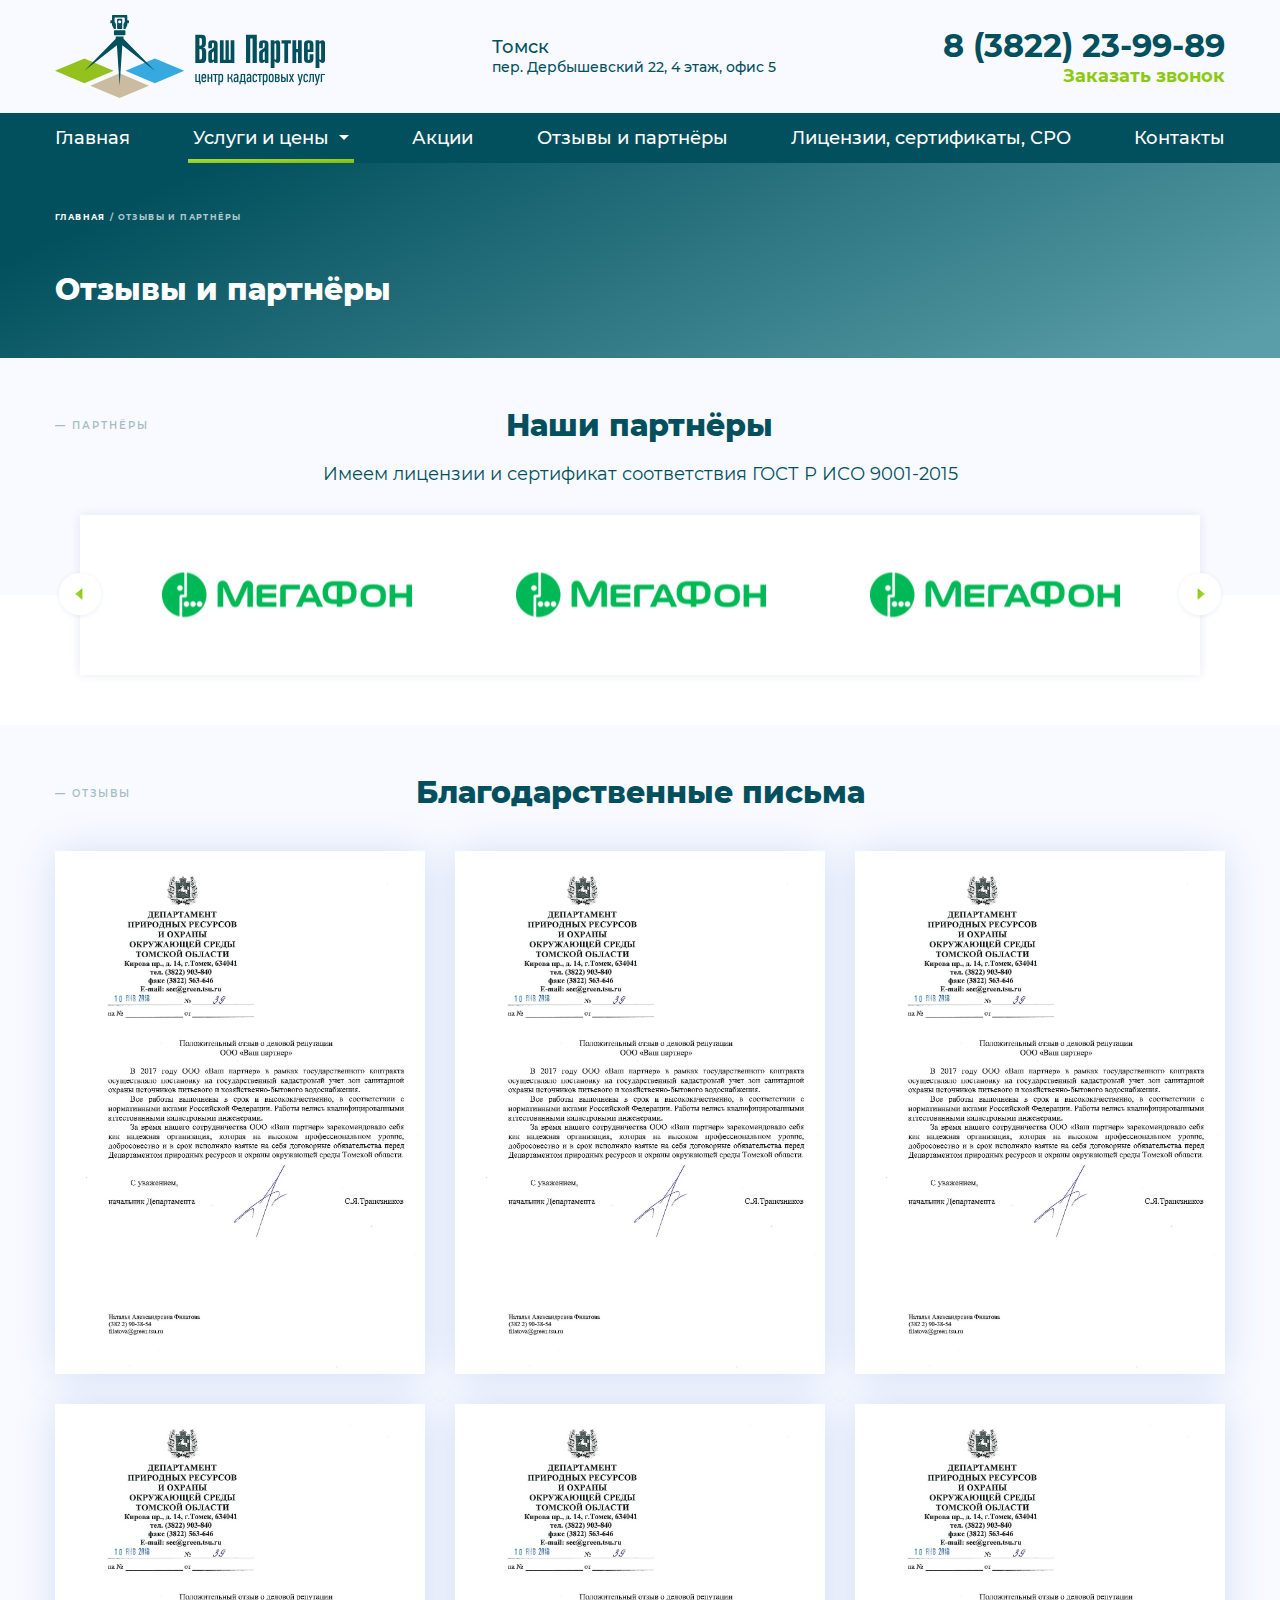
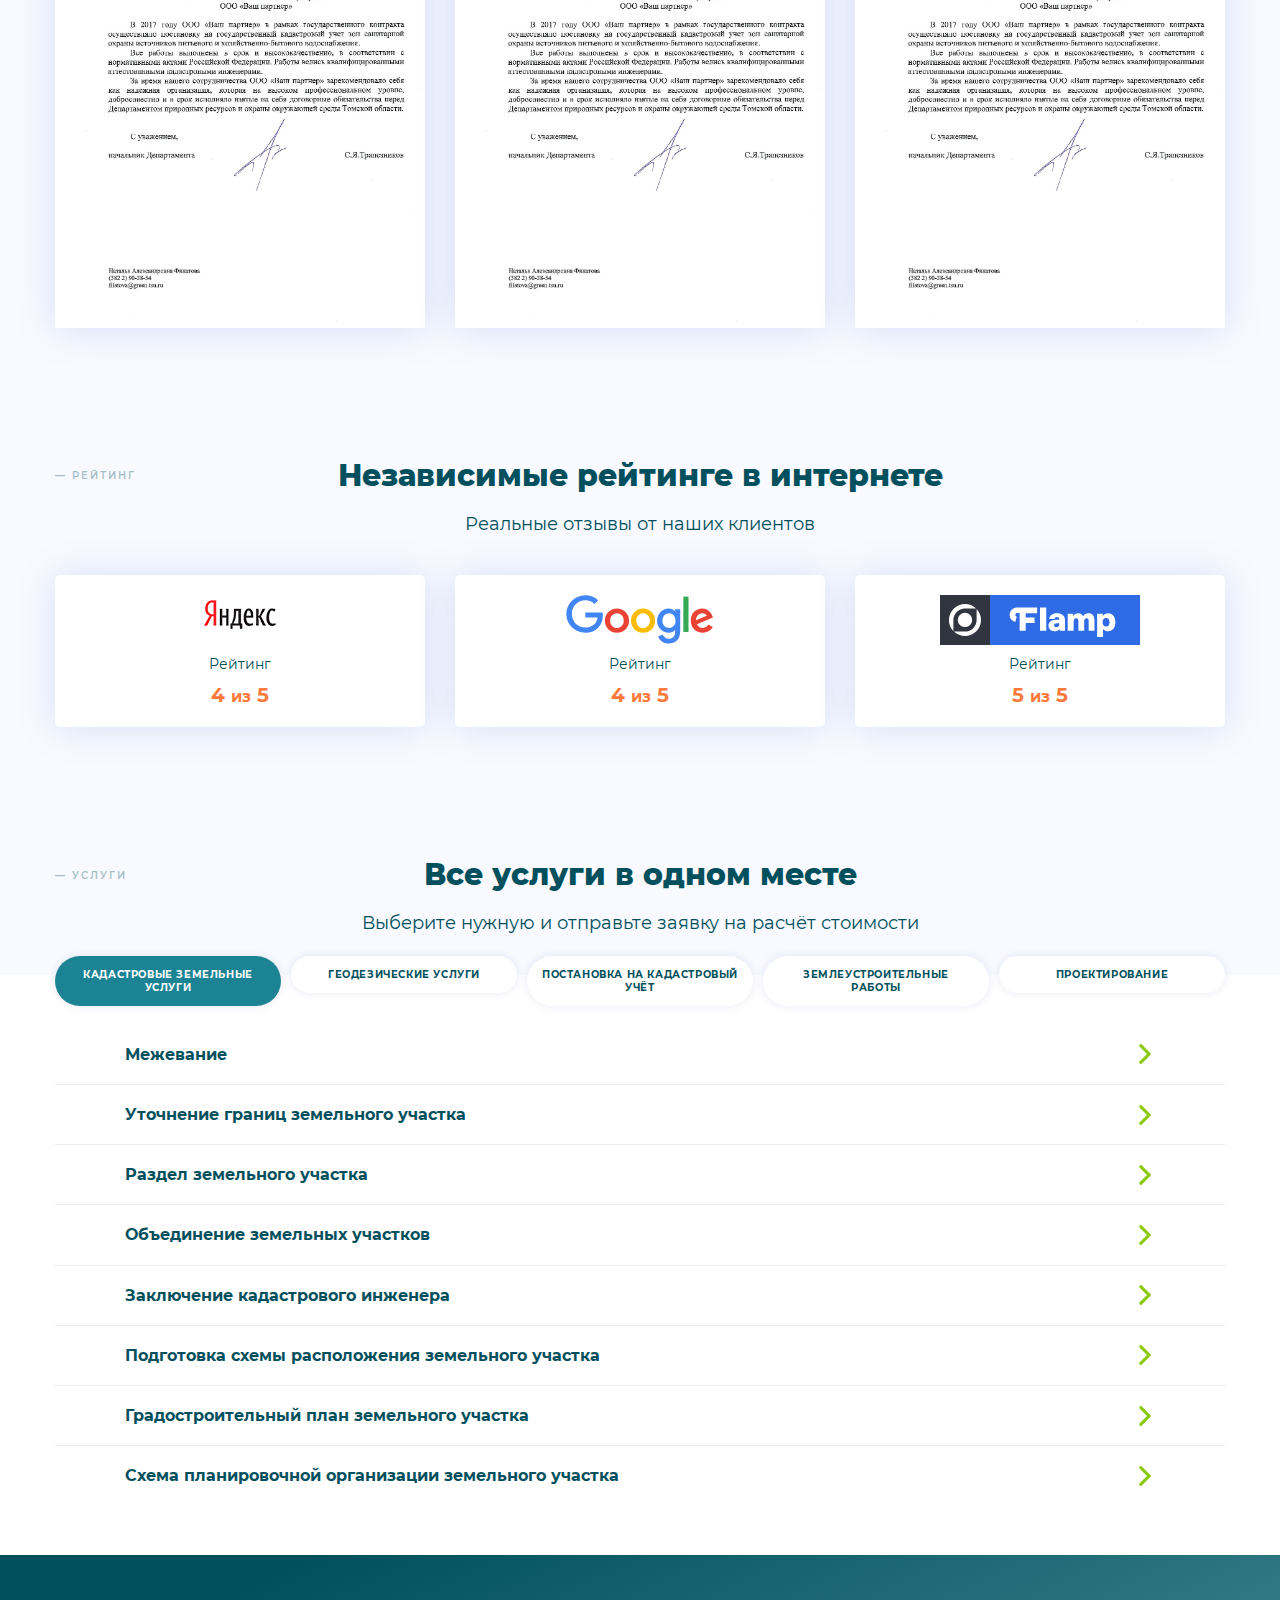
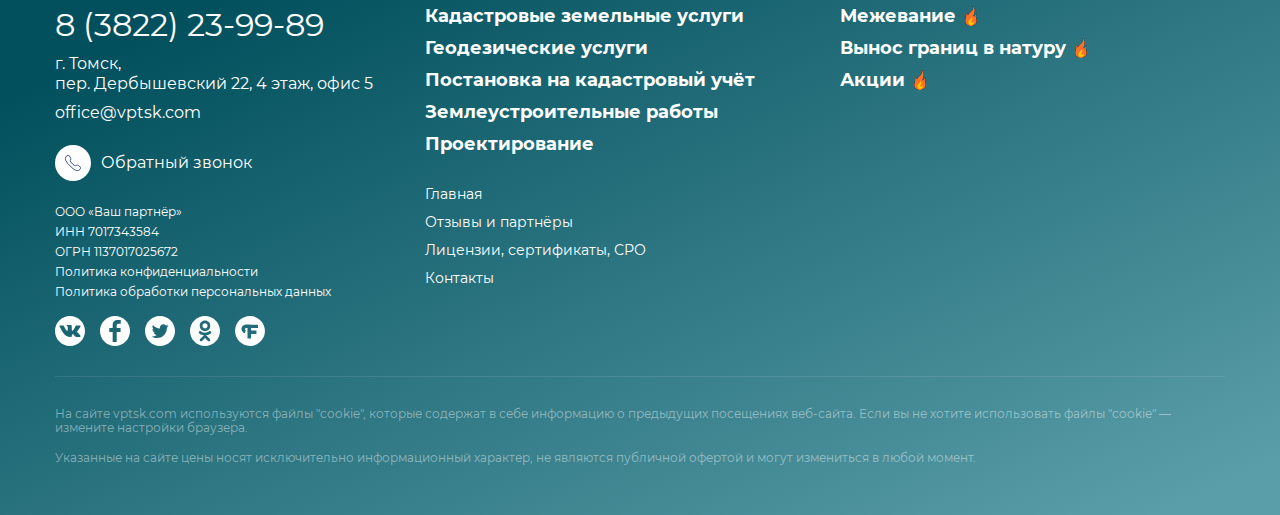
<file: reviews.html>
<!DOCTYPE html>
<html>
<head>
	<title></title>
	<meta name="keywords" content=''>
	<meta name="description" content=''>

	<meta name="format-detection" content="telephone=no">

	<meta http-equiv="Content-Type" content="text/html; charset=utf-8">
	<meta name="viewport" content="width=device-width,minimum-scale=1,maximum-scale=1">
	<link rel="stylesheet" href="css/reset.css" type="text/css">
	<link rel="stylesheet" href="css/jquery.fancybox.css" type="text/css">
	<link rel="stylesheet" href="css/slick.css" type="text/css">
	<link rel="stylesheet" href="css/layout.css" type="text/css">

</head>
<body>
	<div class="body-wrap">
		<div class="b header">
			<div class="header-main">
				<div class="container">
					<div class="header-wrap">
						<div class="mobile-btn-wrap">
							<div class="mobile-btn">
								<div class="mobile-btn-el"></div>
							</div>
						</div>
						<div class="header-logo">
							<a href="/"><img src="i/logo.svg" alt=""></a>
						</div>
						<div class="header-addres"><span>Томск</span><br>пер. Дербышевский 22, 4 этаж, офис 5</div>
						<div class="header-contacts">
							<div class="header-phone"><a href="tel:+73822239989">8 (3822) 23-99-89</a></div>
							<div class="header-callback"><a href="#">Заказать звонок</a></div>
							<div class="icons">
								<a href="tel:+73822239989"><img src="i/phone-i.svg" alt=""></a>
								<a href="https://wa.me/79990009900" target="_blank"><img src="i/wa-i.svg"></a>
							</div>
						</div>
					</div>
				</div>
			</div>
			<div class="header-bot">
				<div class="container">
					<div class="header-nav">
						<ul>
							<li><a href="/">Главная</a></li>
							<li class="li-drop">
								<span>Услуги и цены</span>
								<div class="drop">
									<div class="drop-wrap">
										<div class="drop-close"></div>
										<ul class="drop-list">
											<li class="active">
												<span>Кадастровые земельные услуги</span>
												<div class="subdrop">
													<ul>
														<li><a href="#">Межевание</a></li>
														<li><a href="#">Уточнение границ земельного участка</a></li>
														<li><a href="#">Раздел земельного участка</a></li>
														<li><a href="#">Объединение земельных участков</a></li>
														<li><a href="#">Заключение кадастрового инженера</a></li>
														<li><a href="#">Подготовка схемы расположения земельного участка</a></li>
														<li><a href="#">Градостроительный план земельного участка</a></li>
														<li><a href="#">Схема планировочной организации земельного участка</a></li>
													</ul>
													<div class="subdrop-banner">
														<a href="#"><img src="i/rko.svg" alt=""></a>
													</div>
												</div>
											</li>
											<li>
												<span>Геодезические услуги</span>
												<div class="subdrop">
													<ul>
														<li><a href="#">Топографическая съемка</a></li>
														<li><a href="#">Вынос границ земельного участка в натуру</a></li>
														<li><a href="#">Геодезическая экспертиза местоположения объекта</a></li>
													</ul>
													<div class="subdrop-banner">
														<a href="#"><img src="i/rko.svg" alt=""></a>
													</div>
												</div>
											</li>
											<li>
												<span>Постановка на кадастровый учёт</span>
												<div class="subdrop">
													<ul>
														<li><a href="#">Подготовка технического плана объекта недвижимости</a></li>
														<li><a href="#">Кадастровый учет здания</a></li>
														<li><a href="#">Кадастровый учет квартиры</a></li>
														<li><a href="#">Подготовка технического паспорта</a></li>
													</ul>
													<div class="subdrop-banner">
														<a href="#"><img src="i/rko.svg" alt=""></a>
													</div>
												</div>
											</li>
											<li>
												<span>Землеустроительные работы</span>
												<div class="subdrop">
													<ul>
														<li><a href="#">Установление зон с особыми условиями использования территории</a></li>
														<li><a href="#">Установление границ населенных пунктов и территориальных зон</a></li>
														<li><a href="#">Установление охранных зон</a></li>
													</ul>
													<div class="subdrop-banner">
														<a href="#"><img src="i/rko.svg" alt=""></a>
													</div>
												</div>
											</li>
											<li>
												<span>Проектирование</span>
												<div class="subdrop">
													<ul>
														<li><a href="#">Подготовка проекта планировки территории</a></li>
														<li><a href="#">Подготовка проекта межевания территории</a></li>
														<li><a href="#">Подготовка проекта освоения лесов</a></li>
														<li><a href="#">Подготовка проектной документации лесного участка</a></li>
													</ul>
													<div class="subdrop-banner">
														<a href="#"><img src="i/rko.svg" alt=""></a>
													</div>
												</div>
											</li>
										</ul>
									</div>
								</div>
							</li>
							<li><a href="/">Акции</a></li>
							<li><a href="/">Отзывы и партнёры</a></li>
							<li><a href="/">Лицензии, сертификаты, СРО</a></li>
							<li><a href="/">Контакты</a></li>
						</ul>
					</div>
				</div>
			</div>
			<div class="mobile-menu">
				<div class="close-btn"></div>
				<div class="header-logo">
					<a href="/"><img src="i/logo.svg" alt=""></a>
				</div>
				<ul class="nav">
					<li><a href="/">Главная</a></li>
					<li class="nav-drop">
						<span>Услуги и цены</span>
						<div class="nav-drop-wrap">
							<div class="nav-back">Назад</div>
							<ul class="nav">
								<li class="nav-drop">
									<span>Кадастровые земельные услуги</span>
									<div class="nav-drop-wrap">
										<div class="nav-back">Назад</div>
										<ul class="nav">
											<li><a href="#">Межевание</a></li>
											<li><a href="#">Уточнение границ земельного участка</a></li>
											<li><a href="#">Раздел земельного участка</a></li>
											<li><a href="#">Объединение земельных участков</a></li>
											<li><a href="#">Заключение кадастрового инженера</a></li>
											<li><a href="#">Подготовка схемы расположения земельного участка</a></li>
											<li><a href="#">Градостроительный план земельного участка</a></li>
											<li><a href="#">Схема планировочной организации земельного участка</a></li>
										</ul>
									</div>
								</li>
								<li class="nav-drop">
									<span>Геодезические услуги</span>
									<div class="nav-drop-wrap">
										<div class="nav-back">Назад</div>
										<ul class="nav">
											<li><a href="#">Топографическая съемка</a></li>
											<li><a href="#">Вынос границ земельного участка в натуру</a></li>
											<li><a href="#">Геодезическая экспертиза местоположения объекта</a></li>
										</ul>
									</div>
								</li>
								<li class="nav-drop">
									<span>Постановка на кадастровый учёт</span>
									<div class="nav-drop-wrap">
										<div class="nav-back">Назад</div>
										<ul class="nav">
											<li><a href="#">Подготовка технического плана объекта недвижимости</a></li>
											<li><a href="#">Кадастровый учет здания</a></li>
											<li><a href="#">Кадастровый учет квартиры</a></li>
											<li><a href="#">Подготовка технического паспорта</a></li>
										</ul>
									</div>
								</li>
								<li class="nav-drop">
									<span>Землеустроительные работы</span>
									<div class="nav-drop-wrap">
										<div class="nav-back">Назад</div>
										<ul class="nav">
											<li><a href="#">Установление зон с особыми условиями использования территории</a></li>
											<li><a href="#">Установление границ населенных пунктов и территориальных зон</a></li>
											<li><a href="#">Установление охранных зон</a></li>
										</ul>
									</div>
								</li>
								<li class="nav-drop">
									<span>Проектирование</span>
									<div class="nav-drop-wrap">
										<ul class="nav">
											<li><a href="#">Подготовка проекта планировки территории</a></li>
											<li><a href="#">Подготовка проекта межевания территории</a></li>
											<li><a href="#">Подготовка проекта освоения лесов</a></li>
											<li><a href="#">Подготовка проектной документации лесного участка</a></li>
										</ul>
									</div>
								</li>
							</ul>
						</div>
					</li>
					<li><a href="/">Акции</a></li>
					<li><a href="/">Отзывы и партнёры</a></li>
					<li><a href="/">Лицензии, сертификаты, СРО</a></li>
					<li><a href="/">Контакты</a></li>
				</ul>
				<div class="header-addres"><span>Томск</span><br>пер. Дербышевский 22, 4 этаж, офис 5</div>
				<div class="header-phone"><a href="tel:+73822239989">8 (3822) 23-99-89</a></div>
				<div class="header-callback"><a href="#">Заказать звонок</a></div>
			</div>
		</div>

		<div class="b ekr ekr-green ekr-left ekr-bread">
			<div class="container">
				<ul class="breadcrumbs">
					<li><a href="index.html">Главная</a></li>
					<li>/ Отзывы и партнёры</li>
				</ul>
				<h2 class="title">Отзывы и партнёры</h2>
			</div>
		</div>

		<div class="b ekr no-pad-bot">
			<div class="container">
				<div class="title-wrap">
					<div class="uniq big">—&nbsp;партнёры</div>
					<h2 class="title">Наши партнёры</h2>
				</div>
				<div class="subtitle">Имеем лицензии и сертификат соответствия ГОСТ Р ИСО 9001-2015</div>
			</div>
			<div class="partners-wrap">
				<div class="container">
					<div class="partners">
						<div class="partner"><img src="i/megafon.png" alt=""></div>
						<div class="partner"><img src="i/megafon.png" alt=""></div>
						<div class="partner"><img src="i/megafon.png" alt=""></div>
						<div class="partner"><img src="i/megafon.png" alt=""></div>
					</div>
				</div>
			</div>
		</div>

		<div class="b ekr">
			<div class="container">
				<div class="title-wrap">
					<div class="uniq">—&nbsp;Отзывы</div>
					<h2 class="title">Благодарственные письма</h2>
				</div>
				<ul class="b-gallery">
					<li><a href="i/review.jpg" class="fancybox-gal" data-fancybox="rev"><img src="i/review.jpg" alt=""></a></li>
					<li><a href="i/review.jpg" class="fancybox-gal" data-fancybox="rev"><img src="i/review.jpg" alt=""></a></li>
					<li><a href="i/review.jpg" class="fancybox-gal" data-fancybox="rev"><img src="i/review.jpg" alt=""></a></li>
					<li><a href="i/review.jpg" class="fancybox-gal" data-fancybox="rev"><img src="i/review.jpg" alt=""></a></li>
					<li><a href="i/review.jpg" class="fancybox-gal" data-fancybox="rev"><img src="i/review.jpg" alt=""></a></li>
					<li><a href="i/review.jpg" class="fancybox-gal" data-fancybox="rev"><img src="i/review.jpg" alt=""></a></li>
				</ul>
			</div>
		</div>

		<div class="b ekr">
			<div class="container">
				<div class="title-wrap">
					<div class="uniq">—&nbsp;Рейтинг</div>
					<h2 class="title">Независимые рейтинге в интернете</h2>
				</div>
				<div class="subtitle">Реальные отзывы от наших клиентов</div>
				<ul class="b-reiting">
					<li>
						<a href="https://yandex.ru/maps/-/CKaceC-D" target="_blank">
							<div class="image"><img src="i/yandex-icon.png"></div>
							<div class="name">Рейтинг</div>
							<div class="reiting">4 <span>из</span> 5</div>
						</a>
					</li>
					<li>
						<a href="https://goo.gl/maps/rJEWwJhd5RPM83HP6" target="_blank">
							<div class="image"><img src="i/google-icon.svg"></div>
							<div class="name">Рейтинг</div>
							<div class="reiting">4 <span>из</span> 5</div>
						</a>
					</li>
					<li>
						<a href="https://tomsk.flamp.ru/firm/vash_partner_ooo-70000001026525292" target="_blank">
							<div class="image"><img src="i/flamp-icon.svg"></div>
							<div class="name">Рейтинг</div>
							<div class="reiting">5 <span>из</span> 5</div>
						</a>
					</li>
				</ul>
			</div>
		</div>

		<div class="b ekr no-pad-bot">
			<div class="container">
				<div class="title-wrap">
					<div class="uniq">—&nbsp;услуги</div>
					<h2 class="title">Все услуги в одном месте</h2>
				</div>
				<div class="subtitle">Выберите нужную и отправьте заявку на расчёт стоимости</div>
			</div>
			<div class="services-wrap">
				<div class="container">
					<div class="services-filter-wrap">
						<div class="services-filter-text"><span>Кадастровые земельные услуги</span></div>
						<ul class="services-filter">
							<li data-filter="#kad" class="active">Кадастровые земельные услуги</li>
							<li data-filter="#geo">Геодезические услуги</li>
							<li data-filter="#uch">Постановка на кадастровый учёт</li>
							<li data-filter="#zem">Землеустроительные работы</li>
							<li data-filter="#proj">Проектирование</li>
						</ul>
					</div>
					<div class="services">
						<div class="service active" id="kad">
							<ul>
								<li><a href="#">Межевание</a></li>
								<li><a href="#">Уточнение границ земельного участка</a></li>
								<li><a href="#">Раздел земельного участка</a></li>
								<li><a href="#">Объединение земельных участков</a></li>
								<li><a href="#">Заключение кадастрового инженера</a></li>
								<li><a href="#">Подготовка схемы расположения земельного участка</a></li>
								<li><a href="#">Градостроительный план земельного участка</a></li>
								<li><a href="#">Схема планировочной организации земельного участка</a></li>
							</ul>
						</div>
						<div class="service" id="geo">
							<ul>
								<li><a href="#">Топографическая съемка</a></li>
								<li><a href="#">Вынос границ земельного участка в натуру</a></li>
								<li><a href="#">Геодезическая экспертиза местоположения объекта</a></li>
							</ul>
						</div>
						<div class="service" id="uch">
							<ul>
								<li><a href="#">Подготовка технического плана объекта недвижимости</a></li>
								<li><a href="#">Кадастровый учет здания</a></li>
								<li><a href="#">Кадастровый учет квартиры</a></li>
								<li><a href="#">Подготовка технического паспорта</a></li>
							</ul>
						</div>
						<div class="service" id="zem">
							<ul>
								<li><a href="#">Установление зон с особыми условиями использования территории</a></li>
								<li><a href="#">Установление границ населенных пунктов и территориальных зон</a></li>
								<li><a href="#">Установление охранных зон</a></li>
							</ul>
						</div>
						<div class="service" id="proj">
							<ul>
								<li><a href="#">Подготовка проекта планировки территории</a></li>
								<li><a href="#">Подготовка проекта межевания территории</a></li>
								<li><a href="#">Подготовка проекта освоения лесов</a></li>
								<li><a href="#">Подготовка проектной документации лесного участка</a></li>
							</ul>
						</div>
					</div>
				</div>
			</div>
		</div>

		<div class="b footer">
			<div class="container">
				<div class="footer-wrap">
					<div class="footer-info">
						<div class="footer-phone"><a href="tel:+73822239989">8 (3822) 23-99-89</a></div>
						<div class="footer-addres">г. Томск,<br>пер. Дербышевский 22, 4 этаж, офис 5</div>
						<div class="footer-mail"><a href="mailto:office@vptsk.com">office@vptsk.com</a></div>
						<div class="footer-callback">
							<a href="#">
								<div class="icon">
<?xml version="1.0" encoding="iso-8859-1"?>
<!-- Generator: Adobe Illustrator 19.0.0, SVG Export Plug-In . SVG Version: 6.00 Build 0)  -->
<svg version="1.1" id="Layer_1" xmlns="http://www.w3.org/2000/svg" xmlns:xlink="http://www.w3.org/1999/xlink" x="0px" y="0px"
	 viewBox="0 0 511.988 511.988" style="enable-background:new 0 0 511.988 511.988;" xml:space="preserve">
<g>
	<g>
		<path d="M511.686,411.188c-0.96-14.827-8.107-28.48-19.84-37.547l-68.267-53.333c-18.773-14.72-45.12-14.613-63.68,0.213
			l-15.253,12.053c-12.053,9.493-29.333,8.533-40.213-2.347L182.299,207.775c-10.88-10.88-11.84-28.267-2.347-40.32l12.053-15.253
			c14.72-18.667,14.827-45.013,0.213-63.787l-53.227-68.48c-17.493-22.507-49.92-26.56-72.427-9.067
			c-1.707,1.387-3.413,2.773-4.907,4.373L18.032,58.975c-18.667,18.773-64,95.573,137.707,297.707
			c128.213,128.32,206.187,155.307,249.067,155.307c25.493,0,40.32-9.387,48.213-17.28l43.627-43.733
			C507.099,440.415,512.539,426.015,511.686,411.188z M483.952,433.162c-0.747,0.96-1.6,1.92-2.453,2.667l-43.627,43.733
			c-5.013,5.013-14.827,11.093-33.067,11.093c-31.787,0-104.427-19.307-233.92-149.12C21.552,191.882,3.312,103.882,33.179,73.908
			l43.627-43.733c5.653-5.653,13.333-8.853,21.44-8.853c0.64,0,1.28,0,1.92,0.107c8.64,0.533,16.747,4.8,21.973,11.627l53.227,68.48
			c8.64,11.093,8.533,26.56-0.107,37.547l-12.053,15.147c-16.213,20.587-14.507,50.027,4.053,68.587l122.133,122.453
			c18.453,18.56,48,20.267,68.48,4.053l15.253-12.053c10.88-8.64,26.347-8.747,37.333-0.107l68.267,53.333
			C491.952,400.842,494.299,419.935,483.952,433.162z" fill="#253c77"/>
	</g>
</g>
</svg>
								</div>
								<span>Обратный звонок</span>
							</a>
						</div>
						<ul class="footer-info-list">
							<li>ООО «Ваш партнёр»</li>
							<li>ИНН 7017343584</li>
							<li>ОГРН 1137017025672</li>
							<li><a href="#" target="_blank">Политика конфиденциальности</a></li>
							<li><a href="#" target="_blank">Политика обработки персональных данных</a></li>
						</ul>
						<div class="footer-social">
							<a href="#" target="_blank"><img src="i/vk-i.svg" alt=""></a>
							<a href="#" target="_blank"><img src="i/fb-i.svg" alt=""></a>
							<a href="#" target="_blank"><img src="i/tw-i.svg" alt=""></a>
							<a href="#" target="_blank"><img src="i/ok-i.svg" alt=""></a>
							<a href="#" target="_blank"><img src="i/flamp-i.svg" alt=""></a>
						</div>
					</div>
					<div class="footer-nav">
						<div class="footer-serv">
							<div class="footer-serv-item">
								<ul>
									<li><a href="#">Кадастровые земельные услуги</a></li>
									<li><a href="#">Геодезические услуги</a></li>
									<li><a href="#">Постановка на кадастровый учёт</a></li>
									<li><a href="#">Землеустроительные работы</a></li>
									<li><a href="#">Проектирование</a></li>
								</ul>
							</div>
							<div class="footer-serv-item">
								<ul class="footer-serv-hot">
									<li><a href="#"><span>Межевание</span></a></li>
									<li><a href="#"><span>Вынос границ в натуру</span></a></li>
									<li><a href="#"><span>Акции</span></a></li>
								</ul>
							</div>
						</div>
						<ul class="footer-nav-list">
							<li><a href="#">Главная</a></li>
							<li><a href="#">Отзывы и партнёры</a></li>
							<li><a href="#">Лицензии, сертификаты, СРО</a></li>
							<li><a href="#">Контакты</a></li>
						</ul>
					</div>
				</div>
				<div class="footer-cookie">
					<p>На сайте <a href="/">vptsk.com</a> используются <a href="#" target="_blank">файлы "cookie"</a>, которые содержат в себе информацию о предыдущих посещениях веб-сайта. Если вы не хотите использовать <a href="#" target="_blank">файлы "cookie"</a> — измените настройки браузера.</p>
					<p>Указанные на сайте цены носят исключительно информационный характер, не являются публичной офертой и могут измениться в любой момент.</p>
				</div>
			</div>
		</div>

		<div style="display:none;">
		</div>
	</div>

	<script type="text/javascript" src="js/jquery-2.1.1.min.js"></script>
	<script type="text/javascript" src="js/jquery.fancybox.js"></script>
	<script type="text/javascript" src="js/jquery.inputmask.bundle.js"></script>
	<script type="text/javascript" src="js/slick.js"></script>
	<script type="text/javascript" src="js/main.js"></script>
</body>
</html>
</file>
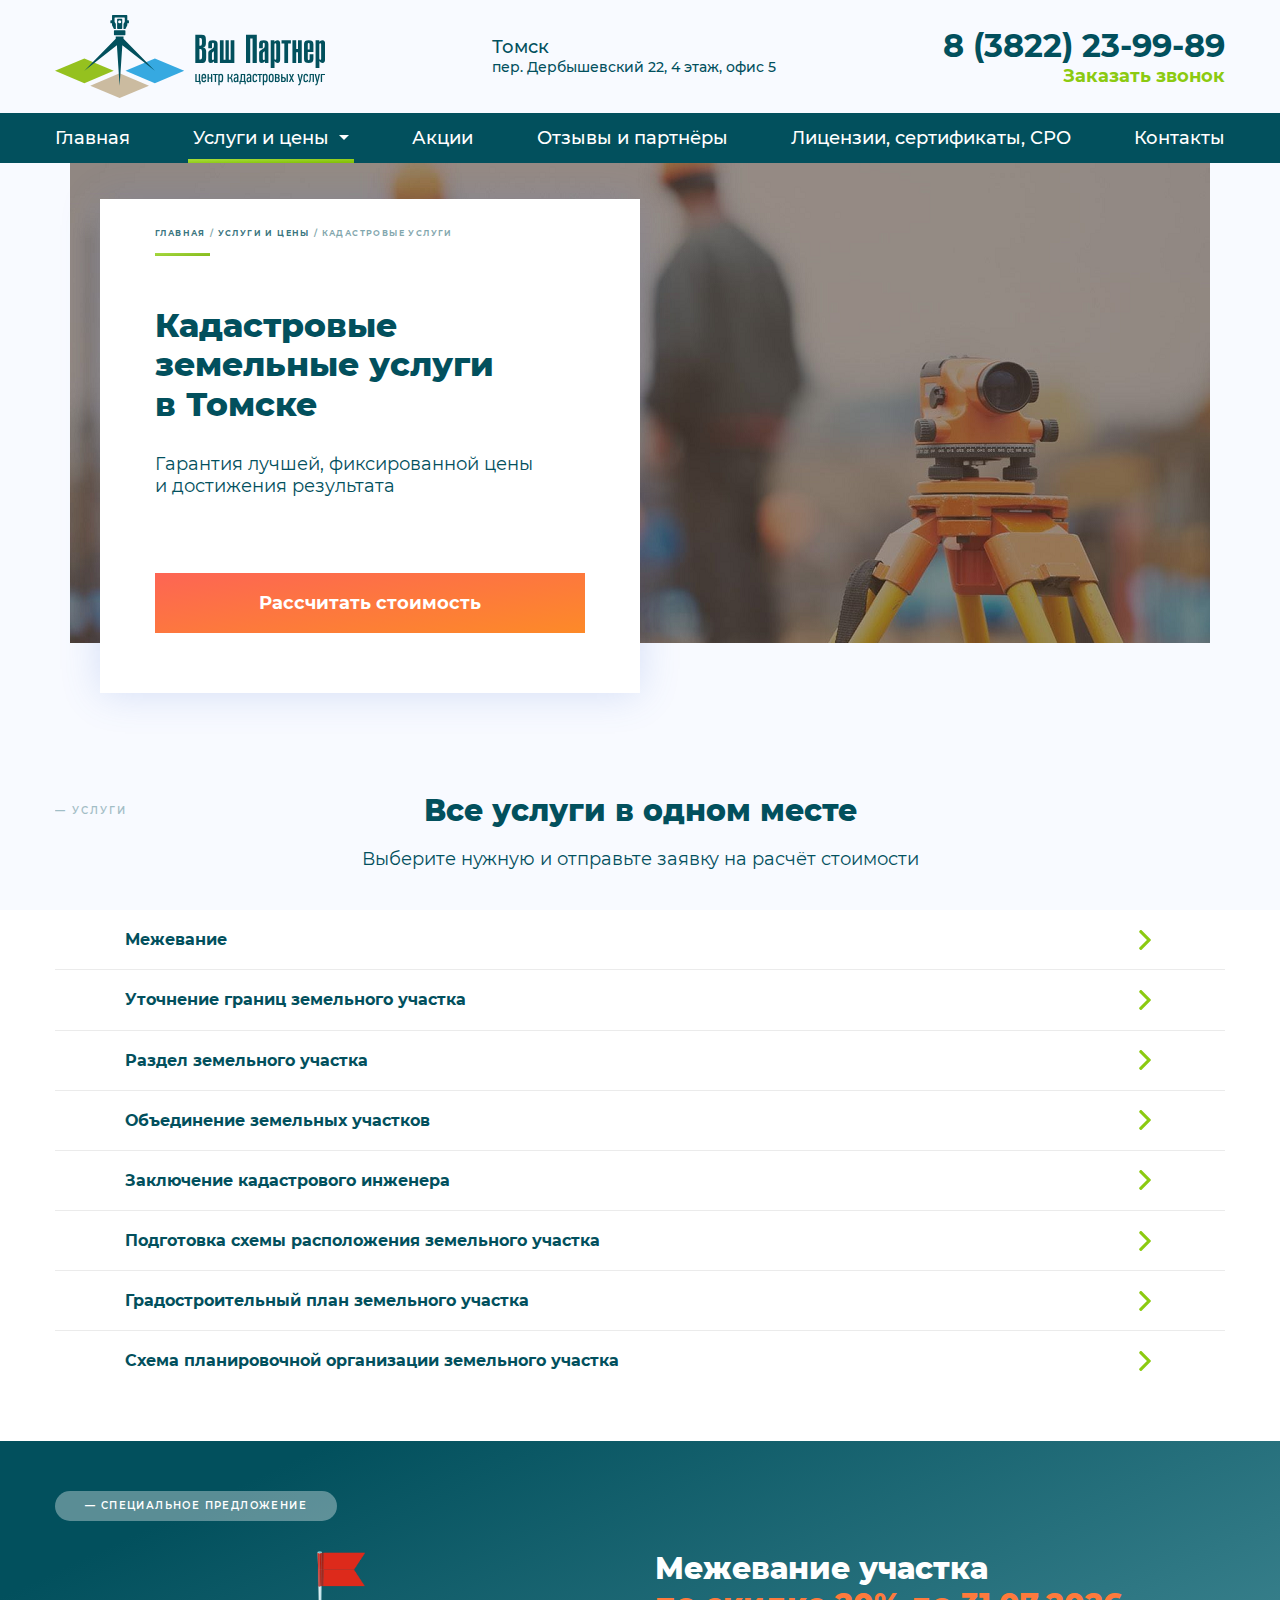
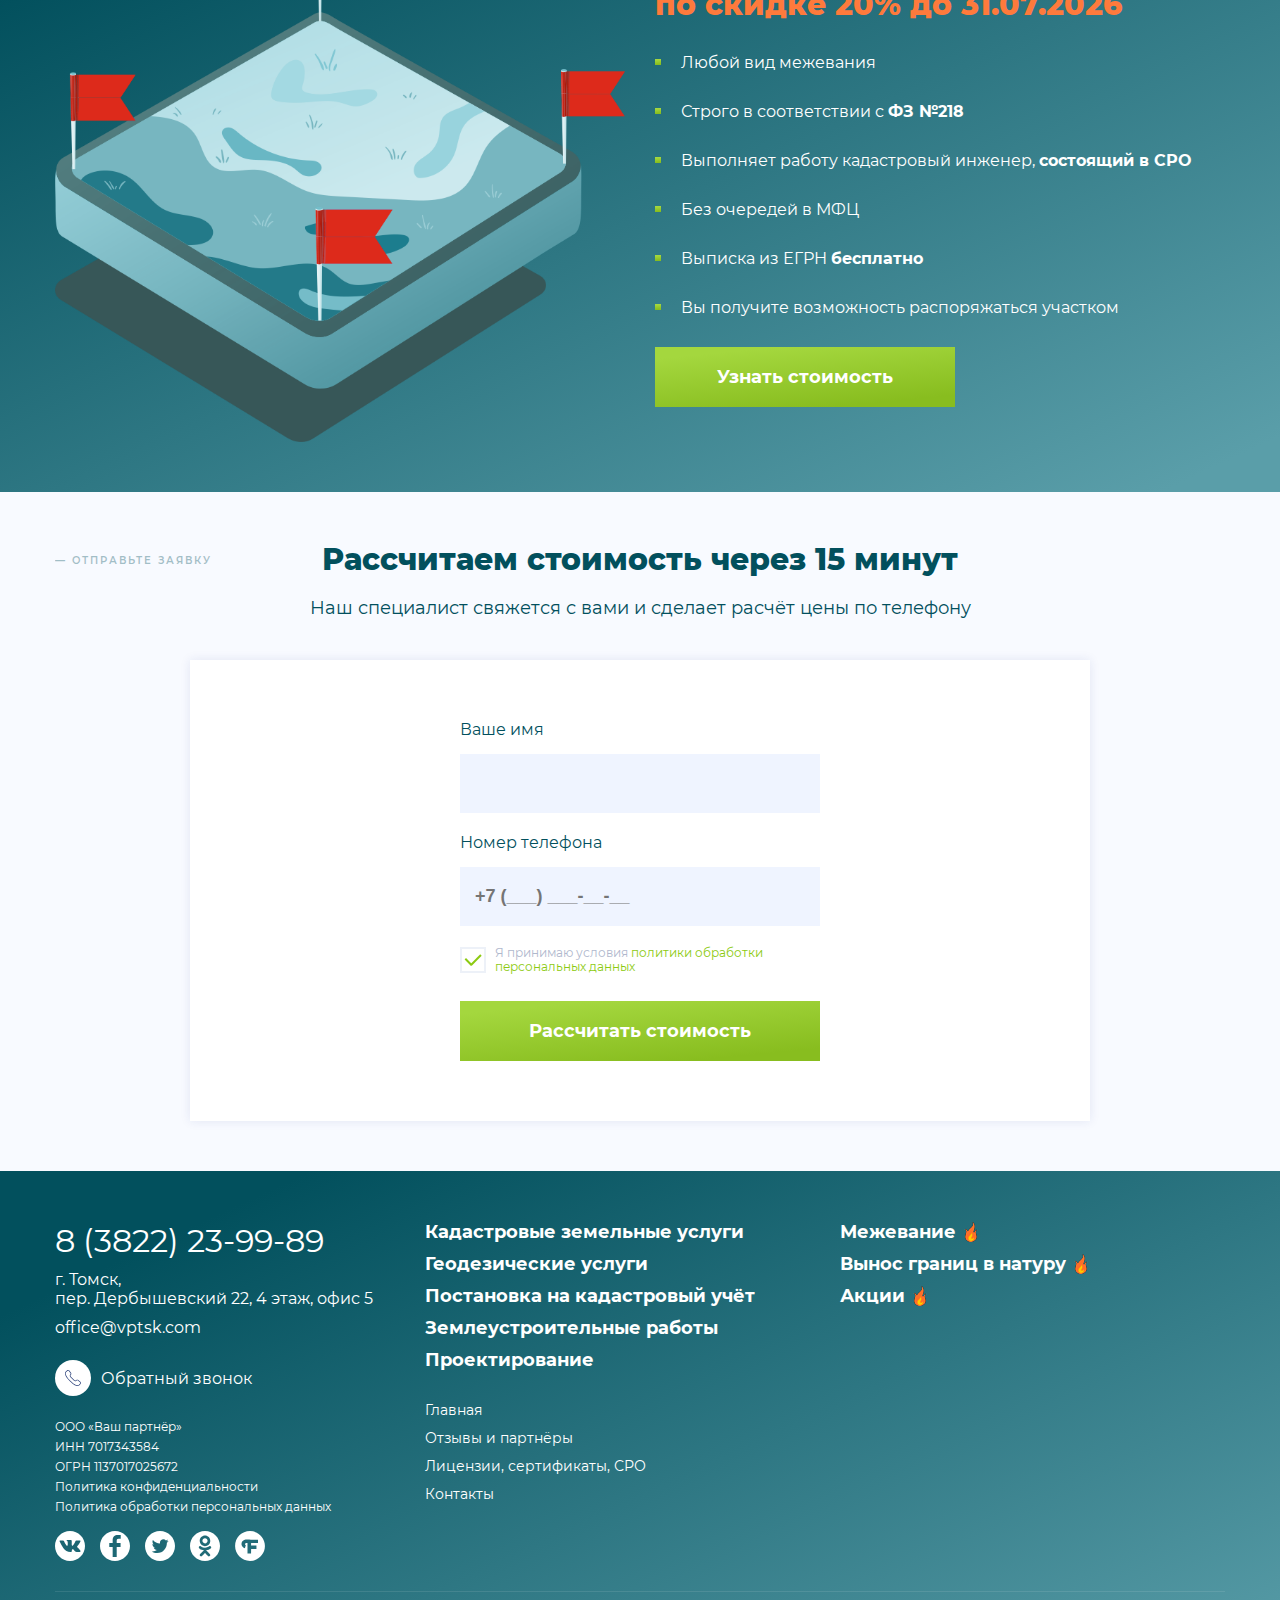
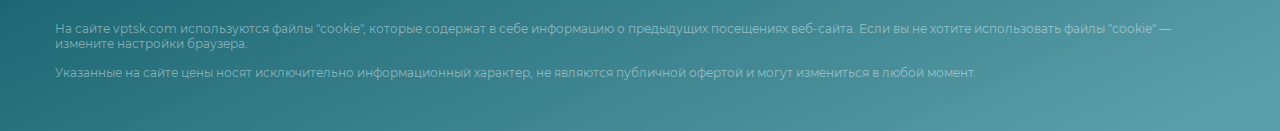
<file: services-cat.html>
<!DOCTYPE html>
<html>
<head>
	<title></title>
	<meta name="keywords" content=''>
	<meta name="description" content=''>

	<meta name="format-detection" content="telephone=no">

	<meta http-equiv="Content-Type" content="text/html; charset=utf-8">
	<meta name="viewport" content="width=device-width,minimum-scale=1,maximum-scale=1">
	<link rel="stylesheet" href="css/reset.css" type="text/css">
	<link rel="stylesheet" href="css/jquery.fancybox.css" type="text/css">
	<link rel="stylesheet" href="css/slick.css" type="text/css">
	<link rel="stylesheet" href="css/layout.css" type="text/css">

</head>
<body>
	<div class="body-wrap">
		<div class="b header">
			<div class="header-main">
				<div class="container">
					<div class="header-wrap">
						<div class="mobile-btn-wrap">
							<div class="mobile-btn">
								<div class="mobile-btn-el"></div>
							</div>
						</div>
						<div class="header-logo">
							<a href="/"><img src="i/logo.svg" alt=""></a>
						</div>
						<div class="header-addres"><span>Томск</span><br>пер. Дербышевский 22, 4 этаж, офис 5</div>
						<div class="header-contacts">
							<div class="header-phone"><a href="tel:+73822239989">8 (3822) 23-99-89</a></div>
							<div class="header-callback"><a href="#">Заказать звонок</a></div>
							<div class="icons">
								<a href="tel:+73822239989"><img src="i/phone-i.svg" alt=""></a>
								<a href="https://wa.me/79990009900" target="_blank"><img src="i/wa-i.svg"></a>
							</div>
						</div>
					</div>
				</div>
			</div>
			<div class="header-bot">
				<div class="container">
					<div class="header-nav">
						<ul>
							<li><a href="/">Главная</a></li>
							<li class="li-drop">
								<span>Услуги и цены</span>
								<div class="drop">
									<div class="drop-wrap">
										<div class="drop-close"></div>
										<ul class="drop-list">
											<li class="active">
												<span>Кадастровые земельные услуги</span>
												<div class="subdrop">
													<ul>
														<li><a href="#">Межевание</a></li>
														<li><a href="#">Уточнение границ земельного участка</a></li>
														<li><a href="#">Раздел земельного участка</a></li>
														<li><a href="#">Объединение земельных участков</a></li>
														<li><a href="#">Заключение кадастрового инженера</a></li>
														<li><a href="#">Подготовка схемы расположения земельного участка</a></li>
														<li><a href="#">Градостроительный план земельного участка</a></li>
														<li><a href="#">Схема планировочной организации земельного участка</a></li>
													</ul>
													<div class="subdrop-banner">
														<a href="#"><img src="i/rko.svg" alt=""></a>
													</div>
												</div>
											</li>
											<li>
												<span>Геодезические услуги</span>
												<div class="subdrop">
													<ul>
														<li><a href="#">Топографическая съемка</a></li>
														<li><a href="#">Вынос границ земельного участка в натуру</a></li>
														<li><a href="#">Геодезическая экспертиза местоположения объекта</a></li>
													</ul>
													<div class="subdrop-banner">
														<a href="#"><img src="i/rko.svg" alt=""></a>
													</div>
												</div>
											</li>
											<li>
												<span>Постановка на кадастровый учёт</span>
												<div class="subdrop">
													<ul>
														<li><a href="#">Подготовка технического плана объекта недвижимости</a></li>
														<li><a href="#">Кадастровый учет здания</a></li>
														<li><a href="#">Кадастровый учет квартиры</a></li>
														<li><a href="#">Подготовка технического паспорта</a></li>
													</ul>
													<div class="subdrop-banner">
														<a href="#"><img src="i/rko.svg" alt=""></a>
													</div>
												</div>
											</li>
											<li>
												<span>Землеустроительные работы</span>
												<div class="subdrop">
													<ul>
														<li><a href="#">Установление зон с особыми условиями использования территории</a></li>
														<li><a href="#">Установление границ населенных пунктов и территориальных зон</a></li>
														<li><a href="#">Установление охранных зон</a></li>
													</ul>
													<div class="subdrop-banner">
														<a href="#"><img src="i/rko.svg" alt=""></a>
													</div>
												</div>
											</li>
											<li>
												<span>Проектирование</span>
												<div class="subdrop">
													<ul>
														<li><a href="#">Подготовка проекта планировки территории</a></li>
														<li><a href="#">Подготовка проекта межевания территории</a></li>
														<li><a href="#">Подготовка проекта освоения лесов</a></li>
														<li><a href="#">Подготовка проектной документации лесного участка</a></li>
													</ul>
													<div class="subdrop-banner">
														<a href="#"><img src="i/rko.svg" alt=""></a>
													</div>
												</div>
											</li>
										</ul>
									</div>
								</div>
							</li>
							<li><a href="/">Акции</a></li>
							<li><a href="/">Отзывы и партнёры</a></li>
							<li><a href="/">Лицензии, сертификаты, СРО</a></li>
							<li><a href="/">Контакты</a></li>
						</ul>
					</div>
				</div>
			</div>
			<div class="mobile-menu">
				<div class="close-btn"></div>
				<div class="header-logo">
					<a href="/"><img src="i/logo.svg" alt=""></a>
				</div>
				<ul class="nav">
					<li><a href="/">Главная</a></li>
					<li class="nav-drop">
						<span>Услуги и цены</span>
						<div class="nav-drop-wrap">
							<div class="nav-back">Назад</div>
							<ul class="nav">
								<li class="nav-drop">
									<span>Кадастровые земельные услуги</span>
									<div class="nav-drop-wrap">
										<div class="nav-back">Назад</div>
										<ul class="nav">
											<li><a href="#">Межевание</a></li>
											<li><a href="#">Уточнение границ земельного участка</a></li>
											<li><a href="#">Раздел земельного участка</a></li>
											<li><a href="#">Объединение земельных участков</a></li>
											<li><a href="#">Заключение кадастрового инженера</a></li>
											<li><a href="#">Подготовка схемы расположения земельного участка</a></li>
											<li><a href="#">Градостроительный план земельного участка</a></li>
											<li><a href="#">Схема планировочной организации земельного участка</a></li>
										</ul>
									</div>
								</li>
								<li class="nav-drop">
									<span>Геодезические услуги</span>
									<div class="nav-drop-wrap">
										<div class="nav-back">Назад</div>
										<ul class="nav">
											<li><a href="#">Топографическая съемка</a></li>
											<li><a href="#">Вынос границ земельного участка в натуру</a></li>
											<li><a href="#">Геодезическая экспертиза местоположения объекта</a></li>
										</ul>
									</div>
								</li>
								<li class="nav-drop">
									<span>Постановка на кадастровый учёт</span>
									<div class="nav-drop-wrap">
										<div class="nav-back">Назад</div>
										<ul class="nav">
											<li><a href="#">Подготовка технического плана объекта недвижимости</a></li>
											<li><a href="#">Кадастровый учет здания</a></li>
											<li><a href="#">Кадастровый учет квартиры</a></li>
											<li><a href="#">Подготовка технического паспорта</a></li>
										</ul>
									</div>
								</li>
								<li class="nav-drop">
									<span>Землеустроительные работы</span>
									<div class="nav-drop-wrap">
										<div class="nav-back">Назад</div>
										<ul class="nav">
											<li><a href="#">Установление зон с особыми условиями использования территории</a></li>
											<li><a href="#">Установление границ населенных пунктов и территориальных зон</a></li>
											<li><a href="#">Установление охранных зон</a></li>
										</ul>
									</div>
								</li>
								<li class="nav-drop">
									<span>Проектирование</span>
									<div class="nav-drop-wrap">
										<ul class="nav">
											<li><a href="#">Подготовка проекта планировки территории</a></li>
											<li><a href="#">Подготовка проекта межевания территории</a></li>
											<li><a href="#">Подготовка проекта освоения лесов</a></li>
											<li><a href="#">Подготовка проектной документации лесного участка</a></li>
										</ul>
									</div>
								</li>
							</ul>
						</div>
					</li>
					<li><a href="/">Акции</a></li>
					<li><a href="/">Отзывы и партнёры</a></li>
					<li><a href="/">Лицензии, сертификаты, СРО</a></li>
					<li><a href="/">Контакты</a></li>
				</ul>
				<div class="header-addres"><span>Томск</span><br>пер. Дербышевский 22, 4 этаж, офис 5</div>
				<div class="header-phone"><a href="tel:+73822239989">8 (3822) 23-99-89</a></div>
				<div class="header-callback"><a href="#">Заказать звонок</a></div>
			</div>
		</div>

		<div class="b ekr first-ekr">
			<div class="face">
				<div class="face-image"></div>
				<div class="face-content face-bread">
					<div class="face-content-wrap">
						<ul class="breadcrumbs">
							<li><a href="index.html">Главная</a></li>
							<li>/ <a href="/">Услуги и цены</a></li>
							<li>/ Кадастровые услуги</li>
						</ul>
						<div class="line"></div>
						<h2 class="title">Кадастровые земельные услуги в&nbsp;Томске</h2>
						<div class="descr">Гарантия лучшей, фиксированной цены и&nbsp;достижения результата</div>
						<a href="#form-block" class="btn btn-orange scroll-btn">Рассчитать стоимость</a>
					</div>
				</div>
			</div>
		</div>

		<div class="b ekr no-pad-bot">
			<div class="container">
				<div class="title-wrap">
					<div class="uniq">—&nbsp;услуги</div>
					<h2 class="title">Все услуги в одном месте</h2>
				</div>
				<div class="subtitle">Выберите нужную и отправьте заявку на расчёт стоимости</div>
			</div>
			<div class="services-wrap">
				<div class="container">
					<div class="services">
						<div class="service active" id="kad">
							<ul>
								<li><a href="#">Межевание</a></li>
								<li><a href="#">Уточнение границ земельного участка</a></li>
								<li><a href="#">Раздел земельного участка</a></li>
								<li><a href="#">Объединение земельных участков</a></li>
								<li><a href="#">Заключение кадастрового инженера</a></li>
								<li><a href="#">Подготовка схемы расположения земельного участка</a></li>
								<li><a href="#">Градостроительный план земельного участка</a></li>
								<li><a href="#">Схема планировочной организации земельного участка</a></li>
							</ul>
						</div>
					</div>
				</div>
			</div>
		</div>

		<div class="b ekr ekr-green ekr-left">
			<div class="container">
				<div class="banner-wrap">
					<div class="uniq-solo">—&nbsp;специальное предложение</div>
					<div class="banner">
						<div class="image">
							<img src="i/spec-2.png" alt="">
						</div>
						<div class="text">
							<h2 class="title">Межевание участка <span>по&nbsp;скидке&nbsp;20% до&nbsp;<span class="stock-date">31.01.2020</span></span></h2>
							<ul>
								<li>Любой вид межевания</li>
								<li>Строго в соответствии с <b>ФЗ&nbsp;№218</b></li>
								<li>Выполняет работу кадастровый инженер, <b>состоящий в СРО</b></li>
								<li>Без очередей в МФЦ</li>
								<li>Выписка из ЕГРН <b>бесплатно</b></li>
								<li>Вы получите возможность распоряжаться участком</li>
							</ul>
							<a href="#form-block" class="btn scroll-btn">Узнать стоимость</a>
						</div>
					</div>
				</div>
			</div>
		</div>

		<div class="b ekr" id="form-block">
			<div class="container">
				<div class="title-wrap">
					<div class="uniq big">—&nbsp;Отправьте заявку</div>
					<h2 class="title">Рассчитаем стоимость через 15 минут</h2>
				</div>
				<div class="subtitle">Наш специалист свяжется с вами и сделает расчёт цены по телефону</div>
				<div class="form-wrap">
					<form class="b-form">
						<div class="b-input">
							<label>Ваше имя</label>
							<input type="text" placeholder="">
						</div>
						<div class="b-input">
							<label>Номер телефона</label>
							<input type="tel" placeholder="+7 (___) ___-__-__">
						</div>
						<div class="policy-text"><div class="radio-btn active"></div>Я принимаю условия <a href="#" target="_blank">политики обработки персональных данных</a></div>
						<button type="submit" class="btn">Рассчитать стоимость</button>
					</form>
				</div>
			</div>
		</div>

		<div class="b footer">
			<div class="container">
				<div class="footer-wrap">
					<div class="footer-info">
						<div class="footer-phone"><a href="tel:+73822239989">8 (3822) 23-99-89</a></div>
						<div class="footer-addres">г. Томск,<br>пер. Дербышевский 22, 4 этаж, офис 5</div>
						<div class="footer-mail"><a href="mailto:office@vptsk.com">office@vptsk.com</a></div>
						<div class="footer-callback">
							<a href="#">
								<div class="icon">
<?xml version="1.0" encoding="iso-8859-1"?>
<!-- Generator: Adobe Illustrator 19.0.0, SVG Export Plug-In . SVG Version: 6.00 Build 0)  -->
<svg version="1.1" id="Layer_1" xmlns="http://www.w3.org/2000/svg" xmlns:xlink="http://www.w3.org/1999/xlink" x="0px" y="0px"
	 viewBox="0 0 511.988 511.988" style="enable-background:new 0 0 511.988 511.988;" xml:space="preserve">
<g>
	<g>
		<path d="M511.686,411.188c-0.96-14.827-8.107-28.48-19.84-37.547l-68.267-53.333c-18.773-14.72-45.12-14.613-63.68,0.213
			l-15.253,12.053c-12.053,9.493-29.333,8.533-40.213-2.347L182.299,207.775c-10.88-10.88-11.84-28.267-2.347-40.32l12.053-15.253
			c14.72-18.667,14.827-45.013,0.213-63.787l-53.227-68.48c-17.493-22.507-49.92-26.56-72.427-9.067
			c-1.707,1.387-3.413,2.773-4.907,4.373L18.032,58.975c-18.667,18.773-64,95.573,137.707,297.707
			c128.213,128.32,206.187,155.307,249.067,155.307c25.493,0,40.32-9.387,48.213-17.28l43.627-43.733
			C507.099,440.415,512.539,426.015,511.686,411.188z M483.952,433.162c-0.747,0.96-1.6,1.92-2.453,2.667l-43.627,43.733
			c-5.013,5.013-14.827,11.093-33.067,11.093c-31.787,0-104.427-19.307-233.92-149.12C21.552,191.882,3.312,103.882,33.179,73.908
			l43.627-43.733c5.653-5.653,13.333-8.853,21.44-8.853c0.64,0,1.28,0,1.92,0.107c8.64,0.533,16.747,4.8,21.973,11.627l53.227,68.48
			c8.64,11.093,8.533,26.56-0.107,37.547l-12.053,15.147c-16.213,20.587-14.507,50.027,4.053,68.587l122.133,122.453
			c18.453,18.56,48,20.267,68.48,4.053l15.253-12.053c10.88-8.64,26.347-8.747,37.333-0.107l68.267,53.333
			C491.952,400.842,494.299,419.935,483.952,433.162z" fill="#253c77"/>
	</g>
</g>
</svg>
								</div>
								<span>Обратный звонок</span>
							</a>
						</div>
						<ul class="footer-info-list">
							<li>ООО «Ваш партнёр»</li>
							<li>ИНН 7017343584</li>
							<li>ОГРН 1137017025672</li>
							<li><a href="#" target="_blank">Политика конфиденциальности</a></li>
							<li><a href="#" target="_blank">Политика обработки персональных данных</a></li>
						</ul>
						<div class="footer-social">
							<a href="#" target="_blank"><img src="i/vk-i.svg" alt=""></a>
							<a href="#" target="_blank"><img src="i/fb-i.svg" alt=""></a>
							<a href="#" target="_blank"><img src="i/tw-i.svg" alt=""></a>
							<a href="#" target="_blank"><img src="i/ok-i.svg" alt=""></a>
							<a href="#" target="_blank"><img src="i/flamp-i.svg" alt=""></a>
						</div>
					</div>
					<div class="footer-nav">
						<div class="footer-serv">
							<div class="footer-serv-item">
								<ul>
									<li><a href="#">Кадастровые земельные услуги</a></li>
									<li><a href="#">Геодезические услуги</a></li>
									<li><a href="#">Постановка на кадастровый учёт</a></li>
									<li><a href="#">Землеустроительные работы</a></li>
									<li><a href="#">Проектирование</a></li>
								</ul>
							</div>
							<div class="footer-serv-item">
								<ul class="footer-serv-hot">
									<li><a href="#"><span>Межевание</span></a></li>
									<li><a href="#"><span>Вынос границ в натуру</span></a></li>
									<li><a href="#"><span>Акции</span></a></li>
								</ul>
							</div>
						</div>
						<ul class="footer-nav-list">
							<li><a href="#">Главная</a></li>
							<li><a href="#">Отзывы и партнёры</a></li>
							<li><a href="#">Лицензии, сертификаты, СРО</a></li>
							<li><a href="#">Контакты</a></li>
						</ul>
					</div>
				</div>
				<div class="footer-cookie">
					<p>На сайте <a href="/">vptsk.com</a> используются <a href="#" target="_blank">файлы "cookie"</a>, которые содержат в себе информацию о предыдущих посещениях веб-сайта. Если вы не хотите использовать <a href="#" target="_blank">файлы "cookie"</a> — измените настройки браузера.</p>
					<p>Указанные на сайте цены носят исключительно информационный характер, не являются публичной офертой и могут измениться в любой момент.</p>
				</div>
			</div>
		</div>

		<div style="display:none;">
		</div>
	</div>

	<script type="text/javascript" src="js/jquery-2.1.1.min.js"></script>
	<script type="text/javascript" src="js/jquery.fancybox.js"></script>
	<script type="text/javascript" src="js/jquery.inputmask.bundle.js"></script>
	<script type="text/javascript" src="js/slick.js"></script>
	<script type="text/javascript" src="js/main.js"></script>
</body>
</html>
</file>
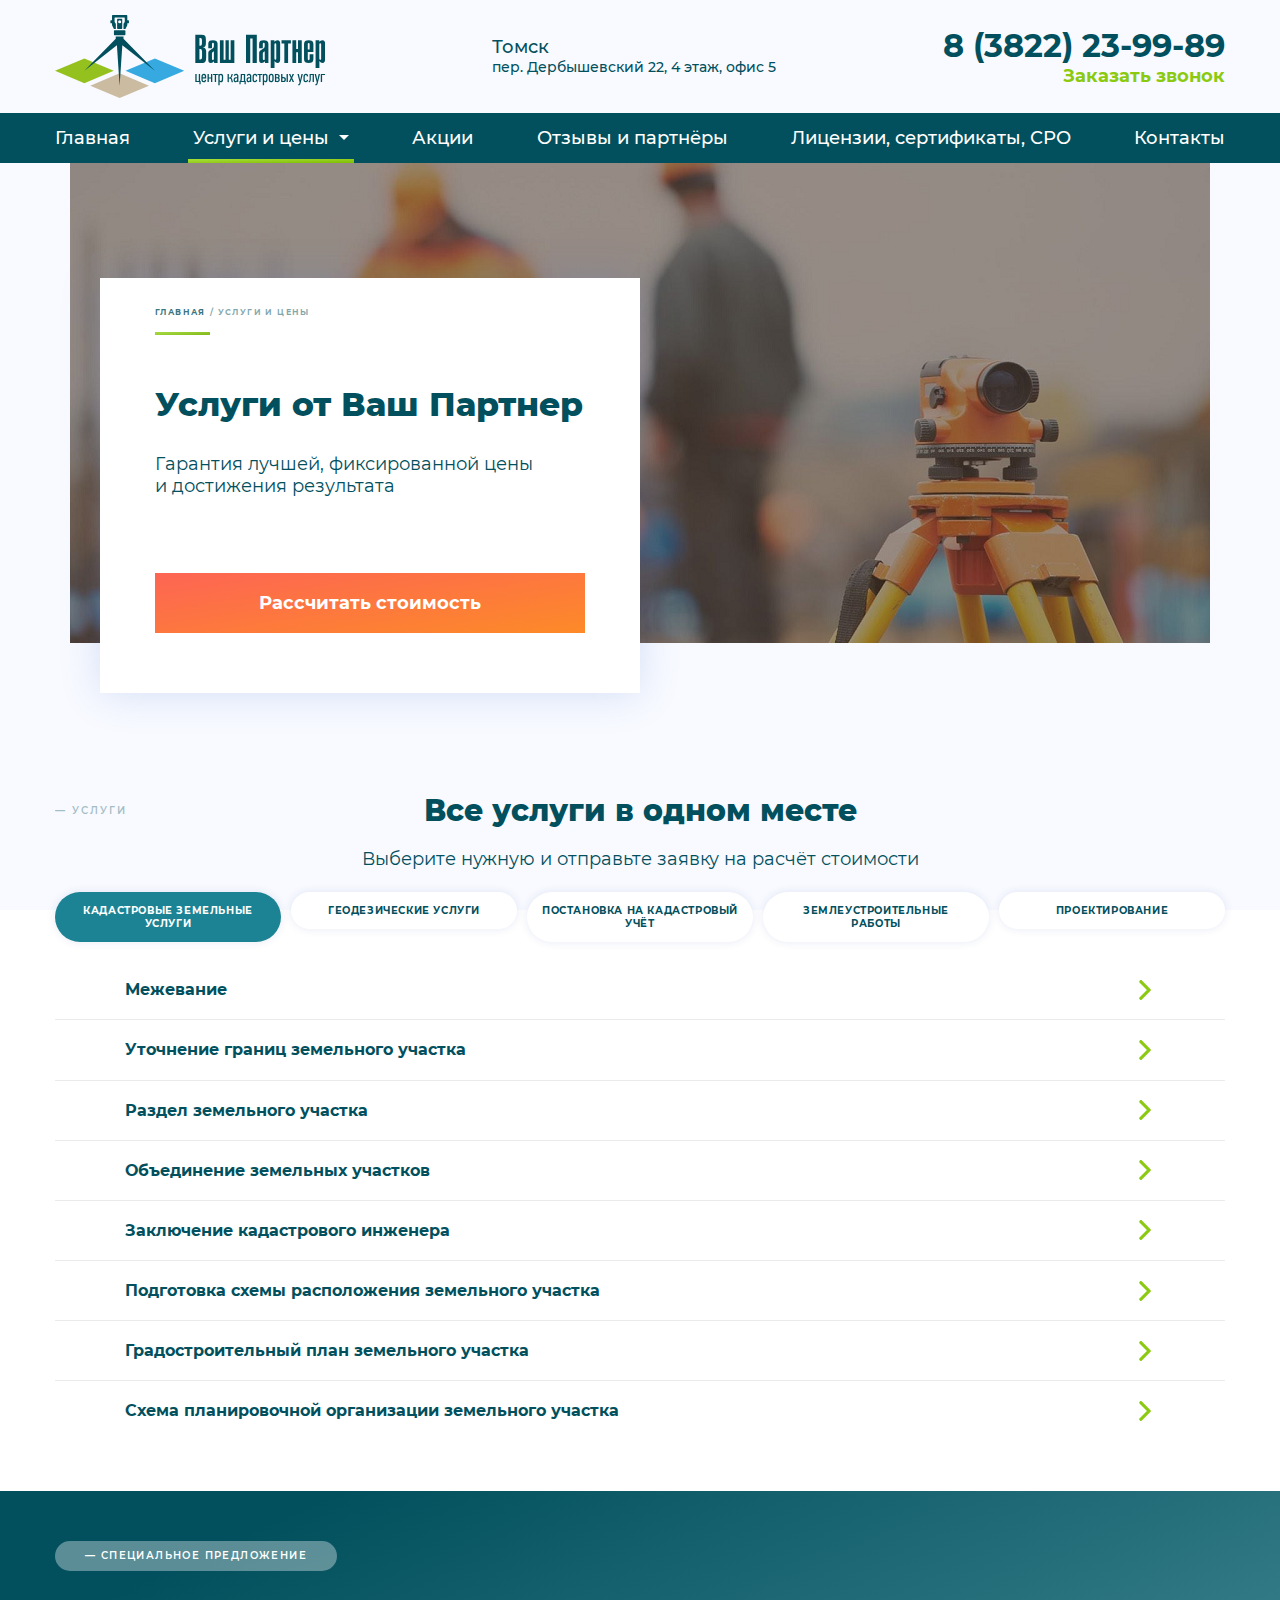
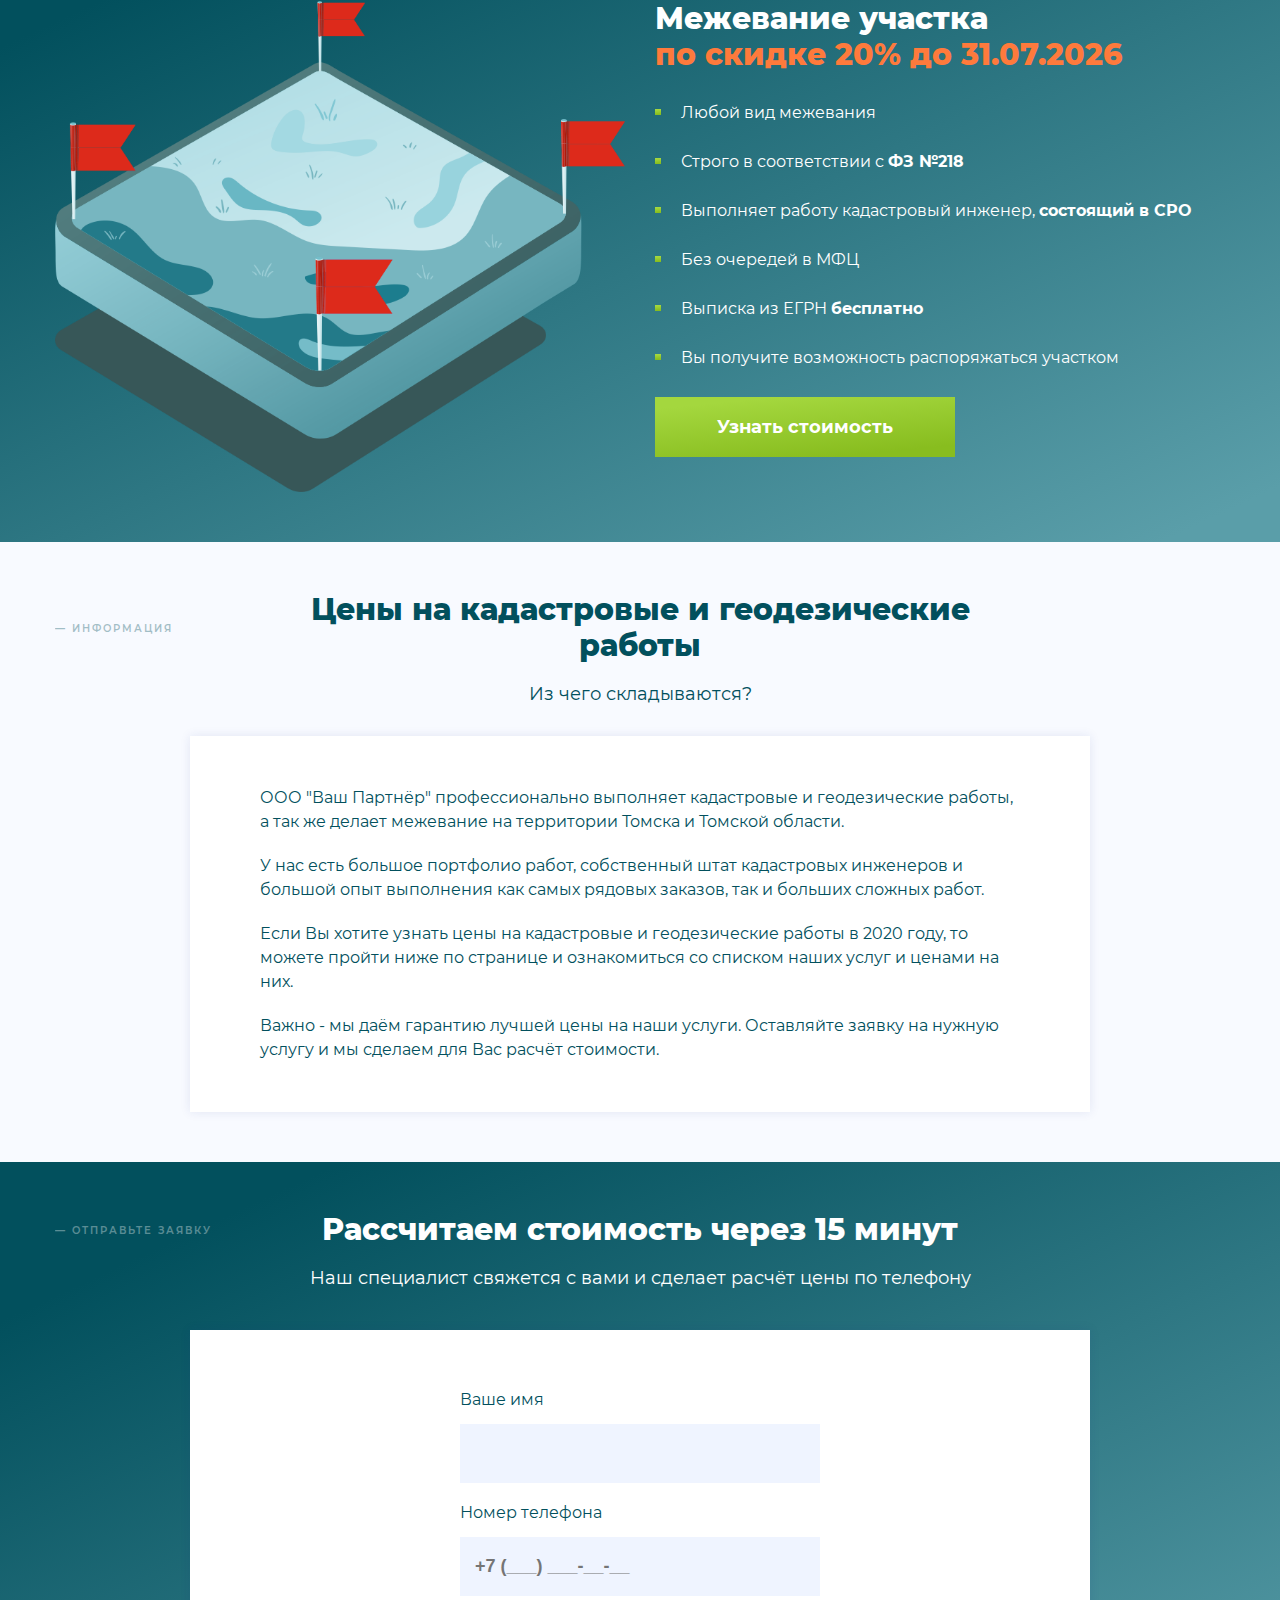
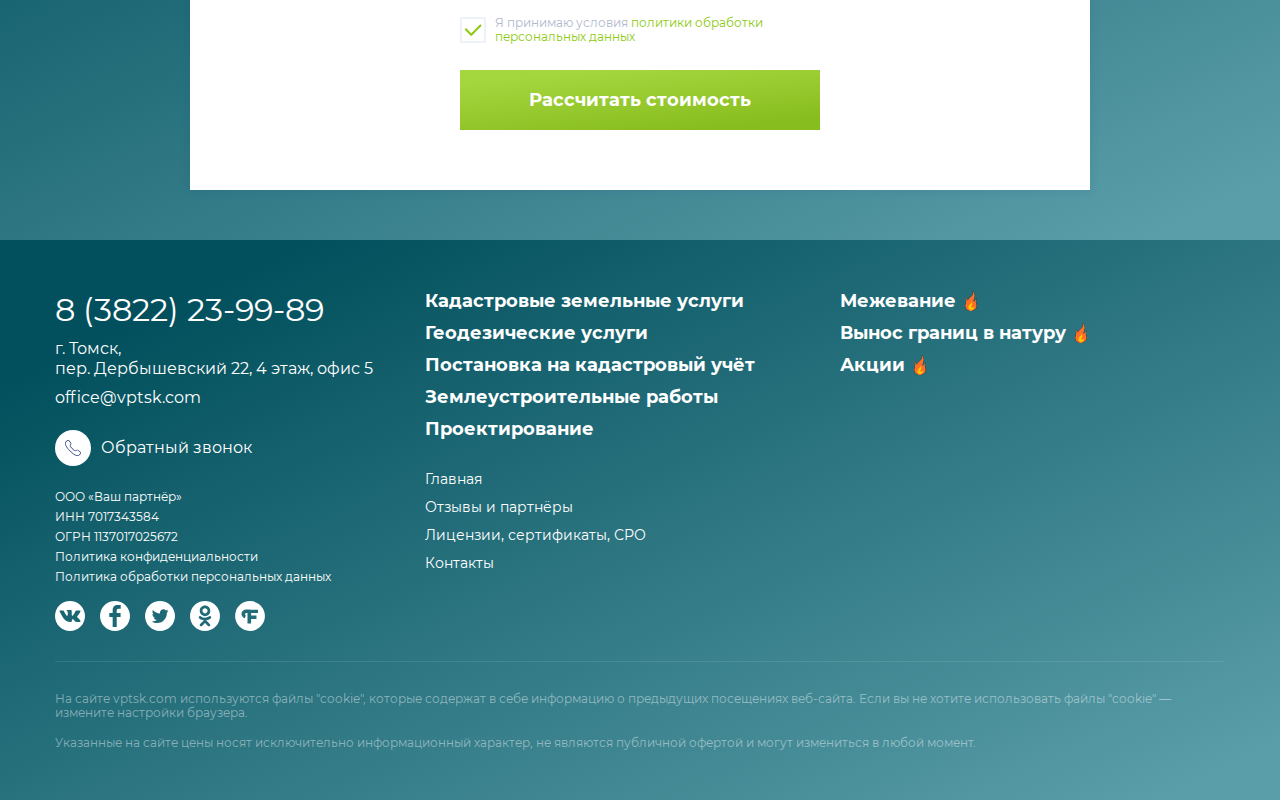
<file: services.html>
<!DOCTYPE html>
<html>
<head>
	<title></title>
	<meta name="keywords" content=''>
	<meta name="description" content=''>

	<meta name="format-detection" content="telephone=no">

	<meta http-equiv="Content-Type" content="text/html; charset=utf-8">
	<meta name="viewport" content="width=device-width,minimum-scale=1,maximum-scale=1">
	<link rel="stylesheet" href="css/reset.css" type="text/css">
	<link rel="stylesheet" href="css/jquery.fancybox.css" type="text/css">
	<link rel="stylesheet" href="css/slick.css" type="text/css">
	<link rel="stylesheet" href="css/layout.css" type="text/css">

</head>
<body>
	<div class="body-wrap">
		<div class="b header">
			<div class="header-main">
				<div class="container">
					<div class="header-wrap">
						<div class="mobile-btn-wrap">
							<div class="mobile-btn">
								<div class="mobile-btn-el"></div>
							</div>
						</div>
						<div class="header-logo">
							<a href="/"><img src="i/logo.svg" alt=""></a>
						</div>
						<div class="header-addres"><span>Томск</span><br>пер. Дербышевский 22, 4 этаж, офис 5</div>
						<div class="header-contacts">
							<div class="header-phone"><a href="tel:+73822239989">8 (3822) 23-99-89</a></div>
							<div class="header-callback"><a href="#">Заказать звонок</a></div>
							<div class="icons">
								<a href="tel:+73822239989"><img src="i/phone-i.svg" alt=""></a>
								<a href="https://wa.me/79990009900" target="_blank"><img src="i/wa-i.svg"></a>
							</div>
						</div>
					</div>
				</div>
			</div>
			<div class="header-bot">
				<div class="container">
					<div class="header-nav">
						<ul>
							<li><a href="/">Главная</a></li>
							<li class="li-drop">
								<span>Услуги и цены</span>
								<div class="drop">
									<div class="drop-wrap">
										<div class="drop-close"></div>
										<ul class="drop-list">
											<li class="active">
												<span>Кадастровые земельные услуги</span>
												<div class="subdrop">
													<ul>
														<li><a href="#">Межевание</a></li>
														<li><a href="#">Уточнение границ земельного участка</a></li>
														<li><a href="#">Раздел земельного участка</a></li>
														<li><a href="#">Объединение земельных участков</a></li>
														<li><a href="#">Заключение кадастрового инженера</a></li>
														<li><a href="#">Подготовка схемы расположения земельного участка</a></li>
														<li><a href="#">Градостроительный план земельного участка</a></li>
														<li><a href="#">Схема планировочной организации земельного участка</a></li>
													</ul>
													<div class="subdrop-banner">
														<a href="#"><img src="i/rko.svg" alt=""></a>
													</div>
												</div>
											</li>
											<li>
												<span>Геодезические услуги</span>
												<div class="subdrop">
													<ul>
														<li><a href="#">Топографическая съемка</a></li>
														<li><a href="#">Вынос границ земельного участка в натуру</a></li>
														<li><a href="#">Геодезическая экспертиза местоположения объекта</a></li>
													</ul>
													<div class="subdrop-banner">
														<a href="#"><img src="i/rko.svg" alt=""></a>
													</div>
												</div>
											</li>
											<li>
												<span>Постановка на кадастровый учёт</span>
												<div class="subdrop">
													<ul>
														<li><a href="#">Подготовка технического плана объекта недвижимости</a></li>
														<li><a href="#">Кадастровый учет здания</a></li>
														<li><a href="#">Кадастровый учет квартиры</a></li>
														<li><a href="#">Подготовка технического паспорта</a></li>
													</ul>
													<div class="subdrop-banner">
														<a href="#"><img src="i/rko.svg" alt=""></a>
													</div>
												</div>
											</li>
											<li>
												<span>Землеустроительные работы</span>
												<div class="subdrop">
													<ul>
														<li><a href="#">Установление зон с особыми условиями использования территории</a></li>
														<li><a href="#">Установление границ населенных пунктов и территориальных зон</a></li>
														<li><a href="#">Установление охранных зон</a></li>
													</ul>
													<div class="subdrop-banner">
														<a href="#"><img src="i/rko.svg" alt=""></a>
													</div>
												</div>
											</li>
											<li>
												<span>Проектирование</span>
												<div class="subdrop">
													<ul>
														<li><a href="#">Подготовка проекта планировки территории</a></li>
														<li><a href="#">Подготовка проекта межевания территории</a></li>
														<li><a href="#">Подготовка проекта освоения лесов</a></li>
														<li><a href="#">Подготовка проектной документации лесного участка</a></li>
													</ul>
													<div class="subdrop-banner">
														<a href="#"><img src="i/rko.svg" alt=""></a>
													</div>
												</div>
											</li>
										</ul>
									</div>
								</div>
							</li>
							<li><a href="/">Акции</a></li>
							<li><a href="/">Отзывы и партнёры</a></li>
							<li><a href="/">Лицензии, сертификаты, СРО</a></li>
							<li><a href="/">Контакты</a></li>
						</ul>
					</div>
				</div>
			</div>
			<div class="mobile-menu">
				<div class="close-btn"></div>
				<div class="header-logo">
					<a href="/"><img src="i/logo.svg" alt=""></a>
				</div>
				<ul class="nav">
					<li><a href="/">Главная</a></li>
					<li class="nav-drop">
						<span>Услуги и цены</span>
						<div class="nav-drop-wrap">
							<div class="nav-back">Назад</div>
							<ul class="nav">
								<li class="nav-drop">
									<span>Кадастровые земельные услуги</span>
									<div class="nav-drop-wrap">
										<div class="nav-back">Назад</div>
										<ul class="nav">
											<li><a href="#">Межевание</a></li>
											<li><a href="#">Уточнение границ земельного участка</a></li>
											<li><a href="#">Раздел земельного участка</a></li>
											<li><a href="#">Объединение земельных участков</a></li>
											<li><a href="#">Заключение кадастрового инженера</a></li>
											<li><a href="#">Подготовка схемы расположения земельного участка</a></li>
											<li><a href="#">Градостроительный план земельного участка</a></li>
											<li><a href="#">Схема планировочной организации земельного участка</a></li>
										</ul>
									</div>
								</li>
								<li class="nav-drop">
									<span>Геодезические услуги</span>
									<div class="nav-drop-wrap">
										<div class="nav-back">Назад</div>
										<ul class="nav">
											<li><a href="#">Топографическая съемка</a></li>
											<li><a href="#">Вынос границ земельного участка в натуру</a></li>
											<li><a href="#">Геодезическая экспертиза местоположения объекта</a></li>
										</ul>
									</div>
								</li>
								<li class="nav-drop">
									<span>Постановка на кадастровый учёт</span>
									<div class="nav-drop-wrap">
										<div class="nav-back">Назад</div>
										<ul class="nav">
											<li><a href="#">Подготовка технического плана объекта недвижимости</a></li>
											<li><a href="#">Кадастровый учет здания</a></li>
											<li><a href="#">Кадастровый учет квартиры</a></li>
											<li><a href="#">Подготовка технического паспорта</a></li>
										</ul>
									</div>
								</li>
								<li class="nav-drop">
									<span>Землеустроительные работы</span>
									<div class="nav-drop-wrap">
										<div class="nav-back">Назад</div>
										<ul class="nav">
											<li><a href="#">Установление зон с особыми условиями использования территории</a></li>
											<li><a href="#">Установление границ населенных пунктов и территориальных зон</a></li>
											<li><a href="#">Установление охранных зон</a></li>
										</ul>
									</div>
								</li>
								<li class="nav-drop">
									<span>Проектирование</span>
									<div class="nav-drop-wrap">
										<ul class="nav">
											<li><a href="#">Подготовка проекта планировки территории</a></li>
											<li><a href="#">Подготовка проекта межевания территории</a></li>
											<li><a href="#">Подготовка проекта освоения лесов</a></li>
											<li><a href="#">Подготовка проектной документации лесного участка</a></li>
										</ul>
									</div>
								</li>
							</ul>
						</div>
					</li>
					<li><a href="/">Акции</a></li>
					<li><a href="/">Отзывы и партнёры</a></li>
					<li><a href="/">Лицензии, сертификаты, СРО</a></li>
					<li><a href="/">Контакты</a></li>
				</ul>
				<div class="header-addres"><span>Томск</span><br>пер. Дербышевский 22, 4 этаж, офис 5</div>
				<div class="header-phone"><a href="tel:+73822239989">8 (3822) 23-99-89</a></div>
				<div class="header-callback"><a href="#">Заказать звонок</a></div>
			</div>
		</div>

		<div class="b ekr first-ekr">
			<div class="face">
				<div class="face-image"></div>
				<div class="face-content face-bread">
					<div class="face-content-wrap">
						<ul class="breadcrumbs">
							<li><a href="index.html">Главная</a></li>
							<li>/ Услуги и цены</li>
						</ul>
						<div class="line"></div>
						<h2 class="title">Услуги от Ваш Партнер</h2>
						<div class="descr">Гарантия лучшей, фиксированной цены и&nbsp;достижения результата</div>
						<a href="#form-block" class="btn btn-orange scroll-btn">Рассчитать стоимость</a>
					</div>
				</div>
			</div>
		</div>

		<div class="b ekr no-pad-bot">
			<div class="container">
				<div class="title-wrap">
					<div class="uniq">—&nbsp;услуги</div>
					<h2 class="title">Все услуги в одном месте</h2>
				</div>
				<div class="subtitle">Выберите нужную и отправьте заявку на расчёт стоимости</div>
			</div>
			<div class="services-wrap">
				<div class="container">
					<div class="services-filter-wrap">
						<div class="services-filter-text"><span>Кадастровые земельные услуги</span></div>
						<ul class="services-filter">
							<li data-filter="#kad" class="active">Кадастровые земельные услуги</li>
							<li data-filter="#geo">Геодезические услуги</li>
							<li data-filter="#uch">Постановка на кадастровый учёт</li>
							<li data-filter="#zem">Землеустроительные работы</li>
							<li data-filter="#proj">Проектирование</li>
						</ul>
					</div>
					<div class="services">
						<div class="service active" id="kad">
							<ul>
								<li><a href="#">Межевание</a></li>
								<li><a href="#">Уточнение границ земельного участка</a></li>
								<li><a href="#">Раздел земельного участка</a></li>
								<li><a href="#">Объединение земельных участков</a></li>
								<li><a href="#">Заключение кадастрового инженера</a></li>
								<li><a href="#">Подготовка схемы расположения земельного участка</a></li>
								<li><a href="#">Градостроительный план земельного участка</a></li>
								<li><a href="#">Схема планировочной организации земельного участка</a></li>
							</ul>
						</div>
						<div class="service" id="geo">
							<ul>
								<li><a href="#">Топографическая съемка</a></li>
								<li><a href="#">Вынос границ земельного участка в натуру</a></li>
								<li><a href="#">Геодезическая экспертиза местоположения объекта</a></li>
							</ul>
						</div>
						<div class="service" id="uch">
							<ul>
								<li><a href="#">Подготовка технического плана объекта недвижимости</a></li>
								<li><a href="#">Кадастровый учет здания</a></li>
								<li><a href="#">Кадастровый учет квартиры</a></li>
								<li><a href="#">Подготовка технического паспорта</a></li>
							</ul>
						</div>
						<div class="service" id="zem">
							<ul>
								<li><a href="#">Установление зон с особыми условиями использования территории</a></li>
								<li><a href="#">Установление границ населенных пунктов и территориальных зон</a></li>
								<li><a href="#">Установление охранных зон</a></li>
							</ul>
						</div>
						<div class="service" id="proj">
							<ul>
								<li><a href="#">Подготовка проекта планировки территории</a></li>
								<li><a href="#">Подготовка проекта межевания территории</a></li>
								<li><a href="#">Подготовка проекта освоения лесов</a></li>
								<li><a href="#">Подготовка проектной документации лесного участка</a></li>
							</ul>
						</div>
					</div>
				</div>
			</div>
		</div>

		<div class="b ekr ekr-green ekr-left">
			<div class="container">
				<div class="banner-wrap">
					<div class="uniq-solo">—&nbsp;специальное предложение</div>
					<div class="banner">
						<div class="image">
							<img src="i/spec-2.png" alt="">
						</div>
						<div class="text">
							<h2 class="title">Межевание участка <span>по&nbsp;скидке&nbsp;20% до&nbsp;<span class="stock-date">31.01.2020</span></span></h2>
							<ul>
								<li>Любой вид межевания</li>
								<li>Строго в соответствии с <b>ФЗ&nbsp;№218</b></li>
								<li>Выполняет работу кадастровый инженер, <b>состоящий в СРО</b></li>
								<li>Без очередей в МФЦ</li>
								<li>Выписка из ЕГРН <b>бесплатно</b></li>
								<li>Вы получите возможность распоряжаться участком</li>
							</ul>
							<a href="#form-block" class="btn scroll-btn">Узнать стоимость</a>
						</div>
					</div>
				</div>
			</div>
		</div>

		<div class="b ekr">
			<div class="container">
				<div class="title-wrap">
					<div class="uniq">—&nbsp;Информация</div>
					<h2 class="title">Цены на кадастровые и геодезические работы</h2>
				</div>
				<div class="subtitle">Из чего складываются?</div>
				<div class="seo-wrap">
					<div class="b-text">
						<p>ООО "Ваш Партнёр" профессионально выполняет кадастровые и геодезические работы, а так же делает межевание на территории Томска и Томской области.</p>
						<p>У нас есть большое портфолио работ, собственный штат кадастровых инженеров и большой опыт выполнения как самых рядовых заказов, так и больших сложных работ.</p>
						<p>Если Вы хотите узнать цены на кадастровые и геодезические работы в 2020 году, то можете пройти ниже по странице и ознакомиться со списком наших услуг и ценами на них.</p>
						<p>Важно - мы даём гарантию лучшей цены на наши услуги. Оставляйте заявку на нужную услугу и мы сделаем для Вас расчёт стоимости.</p>
					</div>
				</div>
			</div>
		</div>

		<div class="b ekr ekr-green" id="form-block">
			<div class="container">
				<div class="title-wrap">
					<div class="uniq big">—&nbsp;Отправьте заявку</div>
					<h2 class="title">Рассчитаем стоимость через 15 минут</h2>
				</div>
				<div class="subtitle">Наш специалист свяжется с вами и сделает расчёт цены по телефону</div>
				<div class="form-wrap">
					<form class="b-form">
						<div class="b-input">
							<label>Ваше имя</label>
							<input type="text" placeholder="">
						</div>
						<div class="b-input">
							<label>Номер телефона</label>
							<input type="tel" placeholder="+7 (___) ___-__-__">
						</div>
						<div class="policy-text"><div class="radio-btn active"></div>Я принимаю условия <a href="#" target="_blank">политики обработки персональных данных</a></div>
						<button type="submit" class="btn">Рассчитать стоимость</button>
					</form>
				</div>
			</div>
		</div>

		<div class="b footer">
			<div class="container">
				<div class="footer-wrap">
					<div class="footer-info">
						<div class="footer-phone"><a href="tel:+73822239989">8 (3822) 23-99-89</a></div>
						<div class="footer-addres">г. Томск,<br>пер. Дербышевский 22, 4 этаж, офис 5</div>
						<div class="footer-mail"><a href="mailto:office@vptsk.com">office@vptsk.com</a></div>
						<div class="footer-callback">
							<a href="#">
								<div class="icon">
<?xml version="1.0" encoding="iso-8859-1"?>
<!-- Generator: Adobe Illustrator 19.0.0, SVG Export Plug-In . SVG Version: 6.00 Build 0)  -->
<svg version="1.1" id="Layer_1" xmlns="http://www.w3.org/2000/svg" xmlns:xlink="http://www.w3.org/1999/xlink" x="0px" y="0px"
	 viewBox="0 0 511.988 511.988" style="enable-background:new 0 0 511.988 511.988;" xml:space="preserve">
<g>
	<g>
		<path d="M511.686,411.188c-0.96-14.827-8.107-28.48-19.84-37.547l-68.267-53.333c-18.773-14.72-45.12-14.613-63.68,0.213
			l-15.253,12.053c-12.053,9.493-29.333,8.533-40.213-2.347L182.299,207.775c-10.88-10.88-11.84-28.267-2.347-40.32l12.053-15.253
			c14.72-18.667,14.827-45.013,0.213-63.787l-53.227-68.48c-17.493-22.507-49.92-26.56-72.427-9.067
			c-1.707,1.387-3.413,2.773-4.907,4.373L18.032,58.975c-18.667,18.773-64,95.573,137.707,297.707
			c128.213,128.32,206.187,155.307,249.067,155.307c25.493,0,40.32-9.387,48.213-17.28l43.627-43.733
			C507.099,440.415,512.539,426.015,511.686,411.188z M483.952,433.162c-0.747,0.96-1.6,1.92-2.453,2.667l-43.627,43.733
			c-5.013,5.013-14.827,11.093-33.067,11.093c-31.787,0-104.427-19.307-233.92-149.12C21.552,191.882,3.312,103.882,33.179,73.908
			l43.627-43.733c5.653-5.653,13.333-8.853,21.44-8.853c0.64,0,1.28,0,1.92,0.107c8.64,0.533,16.747,4.8,21.973,11.627l53.227,68.48
			c8.64,11.093,8.533,26.56-0.107,37.547l-12.053,15.147c-16.213,20.587-14.507,50.027,4.053,68.587l122.133,122.453
			c18.453,18.56,48,20.267,68.48,4.053l15.253-12.053c10.88-8.64,26.347-8.747,37.333-0.107l68.267,53.333
			C491.952,400.842,494.299,419.935,483.952,433.162z" fill="#253c77"/>
	</g>
</g>
</svg>
								</div>
								<span>Обратный звонок</span>
							</a>
						</div>
						<ul class="footer-info-list">
							<li>ООО «Ваш партнёр»</li>
							<li>ИНН 7017343584</li>
							<li>ОГРН 1137017025672</li>
							<li><a href="#" target="_blank">Политика конфиденциальности</a></li>
							<li><a href="#" target="_blank">Политика обработки персональных данных</a></li>
						</ul>
						<div class="footer-social">
							<a href="#" target="_blank"><img src="i/vk-i.svg" alt=""></a>
							<a href="#" target="_blank"><img src="i/fb-i.svg" alt=""></a>
							<a href="#" target="_blank"><img src="i/tw-i.svg" alt=""></a>
							<a href="#" target="_blank"><img src="i/ok-i.svg" alt=""></a>
							<a href="#" target="_blank"><img src="i/flamp-i.svg" alt=""></a>
						</div>
					</div>
					<div class="footer-nav">
						<div class="footer-serv">
							<div class="footer-serv-item">
								<ul>
									<li><a href="#">Кадастровые земельные услуги</a></li>
									<li><a href="#">Геодезические услуги</a></li>
									<li><a href="#">Постановка на кадастровый учёт</a></li>
									<li><a href="#">Землеустроительные работы</a></li>
									<li><a href="#">Проектирование</a></li>
								</ul>
							</div>
							<div class="footer-serv-item">
								<ul class="footer-serv-hot">
									<li><a href="#"><span>Межевание</span></a></li>
									<li><a href="#"><span>Вынос границ в натуру</span></a></li>
									<li><a href="#"><span>Акции</span></a></li>
								</ul>
							</div>
						</div>
						<ul class="footer-nav-list">
							<li><a href="#">Главная</a></li>
							<li><a href="#">Отзывы и партнёры</a></li>
							<li><a href="#">Лицензии, сертификаты, СРО</a></li>
							<li><a href="#">Контакты</a></li>
						</ul>
					</div>
				</div>
				<div class="footer-cookie">
					<p>На сайте <a href="/">vptsk.com</a> используются <a href="#" target="_blank">файлы "cookie"</a>, которые содержат в себе информацию о предыдущих посещениях веб-сайта. Если вы не хотите использовать <a href="#" target="_blank">файлы "cookie"</a> — измените настройки браузера.</p>
					<p>Указанные на сайте цены носят исключительно информационный характер, не являются публичной офертой и могут измениться в любой момент.</p>
				</div>
			</div>
		</div>

		<div style="display:none;">
		</div>
	</div>

	<script type="text/javascript" src="js/jquery-2.1.1.min.js"></script>
	<script type="text/javascript" src="js/jquery.fancybox.js"></script>
	<script type="text/javascript" src="js/jquery.inputmask.bundle.js"></script>
	<script type="text/javascript" src="js/slick.js"></script>
	<script type="text/javascript" src="js/main.js"></script>
</body>
</html>
</file>
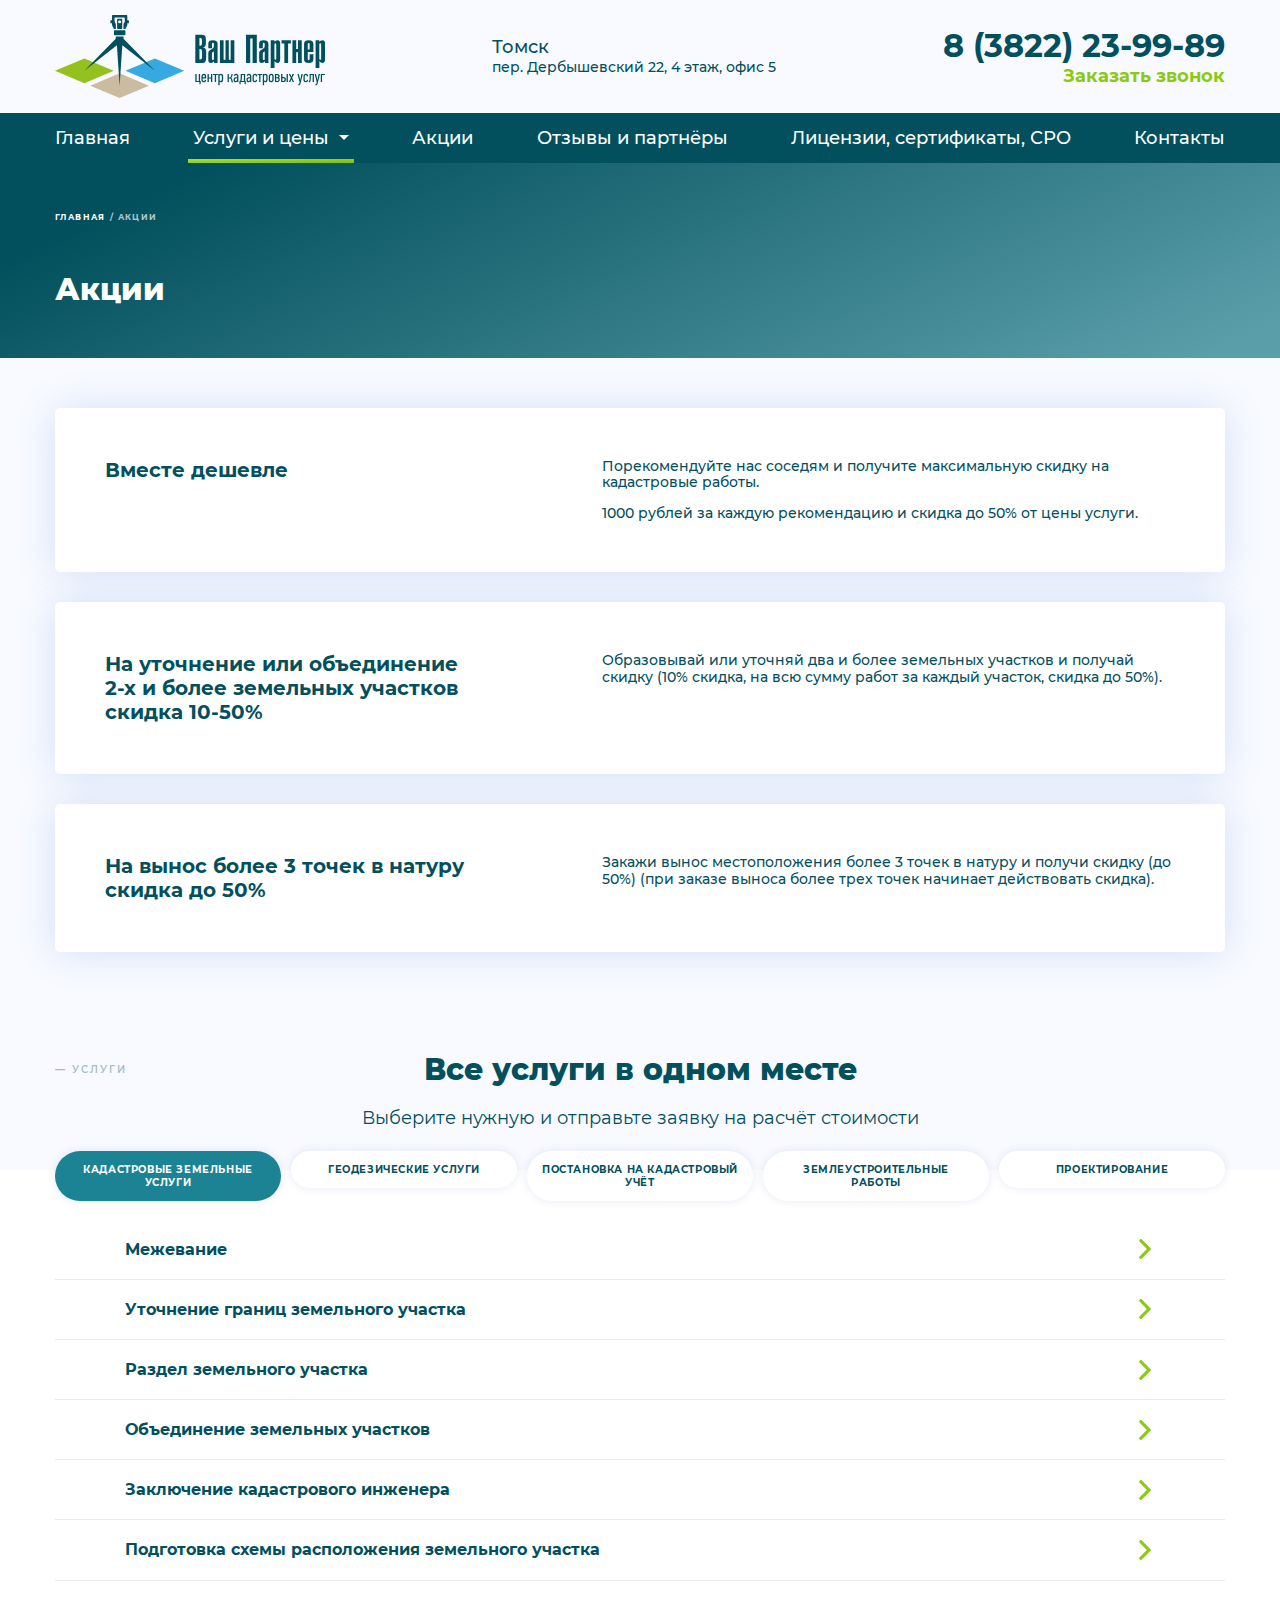
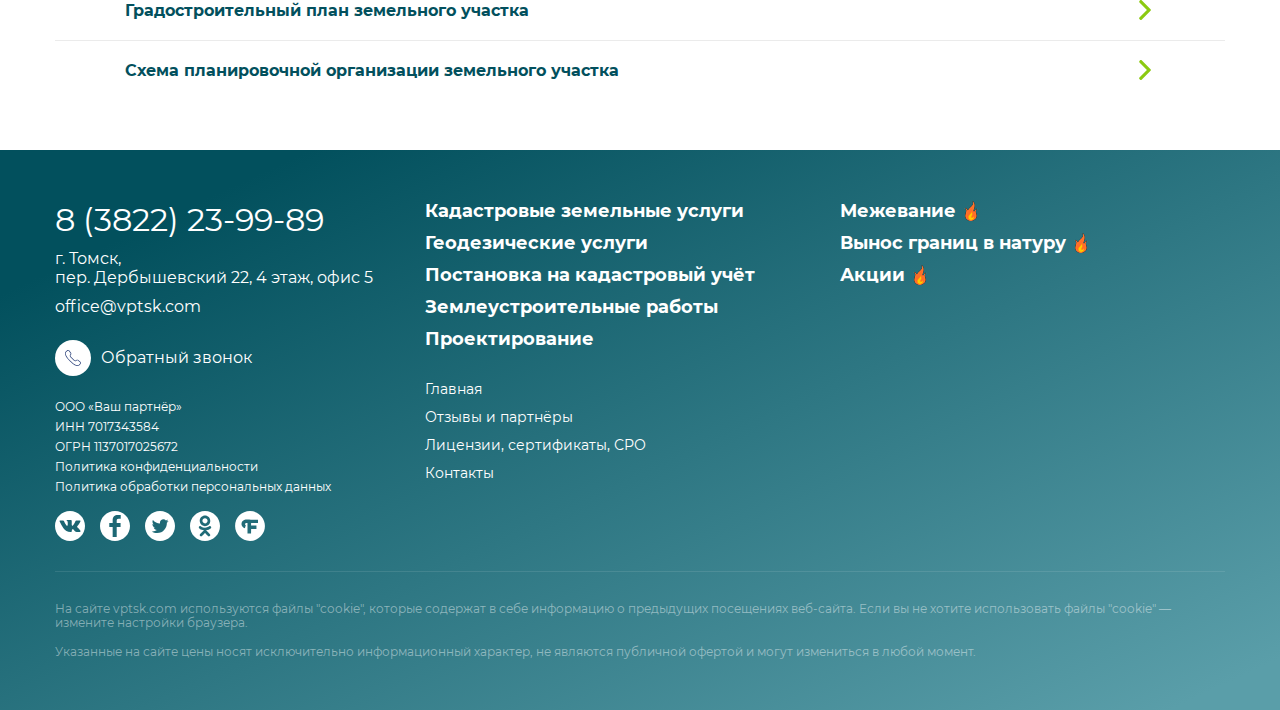
<file: stocks.html>
<!DOCTYPE html>
<html>
<head>
	<title></title>
	<meta name="keywords" content=''>
	<meta name="description" content=''>

	<meta name="format-detection" content="telephone=no">

	<meta http-equiv="Content-Type" content="text/html; charset=utf-8">
	<meta name="viewport" content="width=device-width,minimum-scale=1,maximum-scale=1">
	<link rel="stylesheet" href="css/reset.css" type="text/css">
	<link rel="stylesheet" href="css/jquery.fancybox.css" type="text/css">
	<link rel="stylesheet" href="css/slick.css" type="text/css">
	<link rel="stylesheet" href="css/layout.css" type="text/css">

</head>
<body>
	<div class="body-wrap">
		<div class="b header">
			<div class="header-main">
				<div class="container">
					<div class="header-wrap">
						<div class="mobile-btn-wrap">
							<div class="mobile-btn">
								<div class="mobile-btn-el"></div>
							</div>
						</div>
						<div class="header-logo">
							<a href="/"><img src="i/logo.svg" alt=""></a>
						</div>
						<div class="header-addres"><span>Томск</span><br>пер. Дербышевский 22, 4 этаж, офис 5</div>
						<div class="header-contacts">
							<div class="header-phone"><a href="tel:+73822239989">8 (3822) 23-99-89</a></div>
							<div class="header-callback"><a href="#">Заказать звонок</a></div>
							<div class="icons">
								<a href="tel:+73822239989"><img src="i/phone-i.svg" alt=""></a>
								<a href="https://wa.me/79990009900" target="_blank"><img src="i/wa-i.svg"></a>
							</div>
						</div>
					</div>
				</div>
			</div>
			<div class="header-bot">
				<div class="container">
					<div class="header-nav">
						<ul>
							<li><a href="/">Главная</a></li>
							<li class="li-drop">
								<span>Услуги и цены</span>
								<div class="drop">
									<div class="drop-wrap">
										<div class="drop-close"></div>
										<ul class="drop-list">
											<li class="active">
												<span>Кадастровые земельные услуги</span>
												<div class="subdrop">
													<ul>
														<li><a href="#">Межевание</a></li>
														<li><a href="#">Уточнение границ земельного участка</a></li>
														<li><a href="#">Раздел земельного участка</a></li>
														<li><a href="#">Объединение земельных участков</a></li>
														<li><a href="#">Заключение кадастрового инженера</a></li>
														<li><a href="#">Подготовка схемы расположения земельного участка</a></li>
														<li><a href="#">Градостроительный план земельного участка</a></li>
														<li><a href="#">Схема планировочной организации земельного участка</a></li>
													</ul>
													<div class="subdrop-banner">
														<a href="#"><img src="i/rko.svg" alt=""></a>
													</div>
												</div>
											</li>
											<li>
												<span>Геодезические услуги</span>
												<div class="subdrop">
													<ul>
														<li><a href="#">Топографическая съемка</a></li>
														<li><a href="#">Вынос границ земельного участка в натуру</a></li>
														<li><a href="#">Геодезическая экспертиза местоположения объекта</a></li>
													</ul>
													<div class="subdrop-banner">
														<a href="#"><img src="i/rko.svg" alt=""></a>
													</div>
												</div>
											</li>
											<li>
												<span>Постановка на кадастровый учёт</span>
												<div class="subdrop">
													<ul>
														<li><a href="#">Подготовка технического плана объекта недвижимости</a></li>
														<li><a href="#">Кадастровый учет здания</a></li>
														<li><a href="#">Кадастровый учет квартиры</a></li>
														<li><a href="#">Подготовка технического паспорта</a></li>
													</ul>
													<div class="subdrop-banner">
														<a href="#"><img src="i/rko.svg" alt=""></a>
													</div>
												</div>
											</li>
											<li>
												<span>Землеустроительные работы</span>
												<div class="subdrop">
													<ul>
														<li><a href="#">Установление зон с особыми условиями использования территории</a></li>
														<li><a href="#">Установление границ населенных пунктов и территориальных зон</a></li>
														<li><a href="#">Установление охранных зон</a></li>
													</ul>
													<div class="subdrop-banner">
														<a href="#"><img src="i/rko.svg" alt=""></a>
													</div>
												</div>
											</li>
											<li>
												<span>Проектирование</span>
												<div class="subdrop">
													<ul>
														<li><a href="#">Подготовка проекта планировки территории</a></li>
														<li><a href="#">Подготовка проекта межевания территории</a></li>
														<li><a href="#">Подготовка проекта освоения лесов</a></li>
														<li><a href="#">Подготовка проектной документации лесного участка</a></li>
													</ul>
													<div class="subdrop-banner">
														<a href="#"><img src="i/rko.svg" alt=""></a>
													</div>
												</div>
											</li>
										</ul>
									</div>
								</div>
							</li>
							<li><a href="/">Акции</a></li>
							<li><a href="/">Отзывы и партнёры</a></li>
							<li><a href="/">Лицензии, сертификаты, СРО</a></li>
							<li><a href="/">Контакты</a></li>
						</ul>
					</div>
				</div>
			</div>
			<div class="mobile-menu">
				<div class="close-btn"></div>
				<div class="header-logo">
					<a href="/"><img src="i/logo.svg" alt=""></a>
				</div>
				<ul class="nav">
					<li><a href="/">Главная</a></li>
					<li class="nav-drop">
						<span>Услуги и цены</span>
						<div class="nav-drop-wrap">
							<div class="nav-back">Назад</div>
							<ul class="nav">
								<li class="nav-drop">
									<span>Кадастровые земельные услуги</span>
									<div class="nav-drop-wrap">
										<div class="nav-back">Назад</div>
										<ul class="nav">
											<li><a href="#">Межевание</a></li>
											<li><a href="#">Уточнение границ земельного участка</a></li>
											<li><a href="#">Раздел земельного участка</a></li>
											<li><a href="#">Объединение земельных участков</a></li>
											<li><a href="#">Заключение кадастрового инженера</a></li>
											<li><a href="#">Подготовка схемы расположения земельного участка</a></li>
											<li><a href="#">Градостроительный план земельного участка</a></li>
											<li><a href="#">Схема планировочной организации земельного участка</a></li>
										</ul>
									</div>
								</li>
								<li class="nav-drop">
									<span>Геодезические услуги</span>
									<div class="nav-drop-wrap">
										<div class="nav-back">Назад</div>
										<ul class="nav">
											<li><a href="#">Топографическая съемка</a></li>
											<li><a href="#">Вынос границ земельного участка в натуру</a></li>
											<li><a href="#">Геодезическая экспертиза местоположения объекта</a></li>
										</ul>
									</div>
								</li>
								<li class="nav-drop">
									<span>Постановка на кадастровый учёт</span>
									<div class="nav-drop-wrap">
										<div class="nav-back">Назад</div>
										<ul class="nav">
											<li><a href="#">Подготовка технического плана объекта недвижимости</a></li>
											<li><a href="#">Кадастровый учет здания</a></li>
											<li><a href="#">Кадастровый учет квартиры</a></li>
											<li><a href="#">Подготовка технического паспорта</a></li>
										</ul>
									</div>
								</li>
								<li class="nav-drop">
									<span>Землеустроительные работы</span>
									<div class="nav-drop-wrap">
										<div class="nav-back">Назад</div>
										<ul class="nav">
											<li><a href="#">Установление зон с особыми условиями использования территории</a></li>
											<li><a href="#">Установление границ населенных пунктов и территориальных зон</a></li>
											<li><a href="#">Установление охранных зон</a></li>
										</ul>
									</div>
								</li>
								<li class="nav-drop">
									<span>Проектирование</span>
									<div class="nav-drop-wrap">
										<ul class="nav">
											<li><a href="#">Подготовка проекта планировки территории</a></li>
											<li><a href="#">Подготовка проекта межевания территории</a></li>
											<li><a href="#">Подготовка проекта освоения лесов</a></li>
											<li><a href="#">Подготовка проектной документации лесного участка</a></li>
										</ul>
									</div>
								</li>
							</ul>
						</div>
					</li>
					<li><a href="/">Акции</a></li>
					<li><a href="/">Отзывы и партнёры</a></li>
					<li><a href="/">Лицензии, сертификаты, СРО</a></li>
					<li><a href="/">Контакты</a></li>
				</ul>
				<div class="header-addres"><span>Томск</span><br>пер. Дербышевский 22, 4 этаж, офис 5</div>
				<div class="header-phone"><a href="tel:+73822239989">8 (3822) 23-99-89</a></div>
				<div class="header-callback"><a href="#">Заказать звонок</a></div>
			</div>
		</div>

		<div class="b ekr ekr-green ekr-left ekr-bread">
			<div class="container">
				<ul class="breadcrumbs">
					<li><a href="index.html">Главная</a></li>
					<li>/ Акции</li>
				</ul>
				<h2 class="title">Акции</h2>
			</div>
		</div>

		<div class="b ekr">
			<div class="container">
				<ul class="b-stocks">
					<li>
						<div class="name">Вместе дешевле</div>
						<div class="descr">
							<p>Порекомендуйте нас соседям и получите максимальную скидку на кадастровые работы.</p>
							<p>1000 рублей за каждую рекомендацию и скидка до 50% от цены услуги.</p>
						</div>
					</li>
					<li>
						<div class="name">На&nbsp;уточнение или&nbsp;объединение <nobr>2-х и более</nobr> земельных участков скидка <nobr>10-50%</nobr></div>
						<div class="descr">
							<p>Образовывай или уточняй два и более земельных участков и получай скидку (10% скидка, на всю сумму работ за каждый участок, скидка до 50%).</p>
						</div>
					</li>
					<li>
						<div class="name">На&nbsp;вынос более 3&nbsp;точек в&nbsp;натуру скидка до&nbsp;50%</div>
						<div class="descr">
							<p>Закажи вынос местоположения более 3 точек в натуру и получи скидку (до 50%) (при заказе выноса более трех точек начинает действовать скидка).</p>
						</div>
					</li>
				</ul>
			</div>
		</div>

		<div class="b ekr no-pad-bot">
			<div class="container">
				<div class="title-wrap">
					<div class="uniq">—&nbsp;услуги</div>
					<h2 class="title">Все услуги в одном месте</h2>
				</div>
				<div class="subtitle">Выберите нужную и отправьте заявку на расчёт стоимости</div>
			</div>
			<div class="services-wrap">
				<div class="container">
					<div class="services-filter-wrap">
						<div class="services-filter-text"><span>Кадастровые земельные услуги</span></div>
						<ul class="services-filter">
							<li data-filter="#kad" class="active">Кадастровые земельные услуги</li>
							<li data-filter="#geo">Геодезические услуги</li>
							<li data-filter="#uch">Постановка на кадастровый учёт</li>
							<li data-filter="#zem">Землеустроительные работы</li>
							<li data-filter="#proj">Проектирование</li>
						</ul>
					</div>
					<div class="services">
						<div class="service active" id="kad">
							<ul>
								<li><a href="#">Межевание</a></li>
								<li><a href="#">Уточнение границ земельного участка</a></li>
								<li><a href="#">Раздел земельного участка</a></li>
								<li><a href="#">Объединение земельных участков</a></li>
								<li><a href="#">Заключение кадастрового инженера</a></li>
								<li><a href="#">Подготовка схемы расположения земельного участка</a></li>
								<li><a href="#">Градостроительный план земельного участка</a></li>
								<li><a href="#">Схема планировочной организации земельного участка</a></li>
							</ul>
						</div>
						<div class="service" id="geo">
							<ul>
								<li><a href="#">Топографическая съемка</a></li>
								<li><a href="#">Вынос границ земельного участка в натуру</a></li>
								<li><a href="#">Геодезическая экспертиза местоположения объекта</a></li>
							</ul>
						</div>
						<div class="service" id="uch">
							<ul>
								<li><a href="#">Подготовка технического плана объекта недвижимости</a></li>
								<li><a href="#">Кадастровый учет здания</a></li>
								<li><a href="#">Кадастровый учет квартиры</a></li>
								<li><a href="#">Подготовка технического паспорта</a></li>
							</ul>
						</div>
						<div class="service" id="zem">
							<ul>
								<li><a href="#">Установление зон с особыми условиями использования территории</a></li>
								<li><a href="#">Установление границ населенных пунктов и территориальных зон</a></li>
								<li><a href="#">Установление охранных зон</a></li>
							</ul>
						</div>
						<div class="service" id="proj">
							<ul>
								<li><a href="#">Подготовка проекта планировки территории</a></li>
								<li><a href="#">Подготовка проекта межевания территории</a></li>
								<li><a href="#">Подготовка проекта освоения лесов</a></li>
								<li><a href="#">Подготовка проектной документации лесного участка</a></li>
							</ul>
						</div>
					</div>
				</div>
			</div>
		</div>

		<div class="b footer">
			<div class="container">
				<div class="footer-wrap">
					<div class="footer-info">
						<div class="footer-phone"><a href="tel:+73822239989">8 (3822) 23-99-89</a></div>
						<div class="footer-addres">г. Томск,<br>пер. Дербышевский 22, 4 этаж, офис 5</div>
						<div class="footer-mail"><a href="mailto:office@vptsk.com">office@vptsk.com</a></div>
						<div class="footer-callback">
							<a href="#">
								<div class="icon">
<?xml version="1.0" encoding="iso-8859-1"?>
<!-- Generator: Adobe Illustrator 19.0.0, SVG Export Plug-In . SVG Version: 6.00 Build 0)  -->
<svg version="1.1" id="Layer_1" xmlns="http://www.w3.org/2000/svg" xmlns:xlink="http://www.w3.org/1999/xlink" x="0px" y="0px"
	 viewBox="0 0 511.988 511.988" style="enable-background:new 0 0 511.988 511.988;" xml:space="preserve">
<g>
	<g>
		<path d="M511.686,411.188c-0.96-14.827-8.107-28.48-19.84-37.547l-68.267-53.333c-18.773-14.72-45.12-14.613-63.68,0.213
			l-15.253,12.053c-12.053,9.493-29.333,8.533-40.213-2.347L182.299,207.775c-10.88-10.88-11.84-28.267-2.347-40.32l12.053-15.253
			c14.72-18.667,14.827-45.013,0.213-63.787l-53.227-68.48c-17.493-22.507-49.92-26.56-72.427-9.067
			c-1.707,1.387-3.413,2.773-4.907,4.373L18.032,58.975c-18.667,18.773-64,95.573,137.707,297.707
			c128.213,128.32,206.187,155.307,249.067,155.307c25.493,0,40.32-9.387,48.213-17.28l43.627-43.733
			C507.099,440.415,512.539,426.015,511.686,411.188z M483.952,433.162c-0.747,0.96-1.6,1.92-2.453,2.667l-43.627,43.733
			c-5.013,5.013-14.827,11.093-33.067,11.093c-31.787,0-104.427-19.307-233.92-149.12C21.552,191.882,3.312,103.882,33.179,73.908
			l43.627-43.733c5.653-5.653,13.333-8.853,21.44-8.853c0.64,0,1.28,0,1.92,0.107c8.64,0.533,16.747,4.8,21.973,11.627l53.227,68.48
			c8.64,11.093,8.533,26.56-0.107,37.547l-12.053,15.147c-16.213,20.587-14.507,50.027,4.053,68.587l122.133,122.453
			c18.453,18.56,48,20.267,68.48,4.053l15.253-12.053c10.88-8.64,26.347-8.747,37.333-0.107l68.267,53.333
			C491.952,400.842,494.299,419.935,483.952,433.162z" fill="#253c77"/>
	</g>
</g>
</svg>
								</div>
								<span>Обратный звонок</span>
							</a>
						</div>
						<ul class="footer-info-list">
							<li>ООО «Ваш партнёр»</li>
							<li>ИНН 7017343584</li>
							<li>ОГРН 1137017025672</li>
							<li><a href="#" target="_blank">Политика конфиденциальности</a></li>
							<li><a href="#" target="_blank">Политика обработки персональных данных</a></li>
						</ul>
						<div class="footer-social">
							<a href="#" target="_blank"><img src="i/vk-i.svg" alt=""></a>
							<a href="#" target="_blank"><img src="i/fb-i.svg" alt=""></a>
							<a href="#" target="_blank"><img src="i/tw-i.svg" alt=""></a>
							<a href="#" target="_blank"><img src="i/ok-i.svg" alt=""></a>
							<a href="#" target="_blank"><img src="i/flamp-i.svg" alt=""></a>
						</div>
					</div>
					<div class="footer-nav">
						<div class="footer-serv">
							<div class="footer-serv-item">
								<ul>
									<li><a href="#">Кадастровые земельные услуги</a></li>
									<li><a href="#">Геодезические услуги</a></li>
									<li><a href="#">Постановка на кадастровый учёт</a></li>
									<li><a href="#">Землеустроительные работы</a></li>
									<li><a href="#">Проектирование</a></li>
								</ul>
							</div>
							<div class="footer-serv-item">
								<ul class="footer-serv-hot">
									<li><a href="#"><span>Межевание</span></a></li>
									<li><a href="#"><span>Вынос границ в натуру</span></a></li>
									<li><a href="#"><span>Акции</span></a></li>
								</ul>
							</div>
						</div>
						<ul class="footer-nav-list">
							<li><a href="#">Главная</a></li>
							<li><a href="#">Отзывы и партнёры</a></li>
							<li><a href="#">Лицензии, сертификаты, СРО</a></li>
							<li><a href="#">Контакты</a></li>
						</ul>
					</div>
				</div>
				<div class="footer-cookie">
					<p>На сайте <a href="/">vptsk.com</a> используются <a href="#" target="_blank">файлы "cookie"</a>, которые содержат в себе информацию о предыдущих посещениях веб-сайта. Если вы не хотите использовать <a href="#" target="_blank">файлы "cookie"</a> — измените настройки браузера.</p>
					<p>Указанные на сайте цены носят исключительно информационный характер, не являются публичной офертой и могут измениться в любой момент.</p>
				</div>
			</div>
		</div>

		<div style="display:none;">
		</div>
	</div>

	<script type="text/javascript" src="js/jquery-2.1.1.min.js"></script>
	<script type="text/javascript" src="js/jquery.fancybox.js"></script>
	<script type="text/javascript" src="js/jquery.inputmask.bundle.js"></script>
	<script type="text/javascript" src="js/slick.js"></script>
	<script type="text/javascript" src="js/main.js"></script>
</body>
</html>
</file>
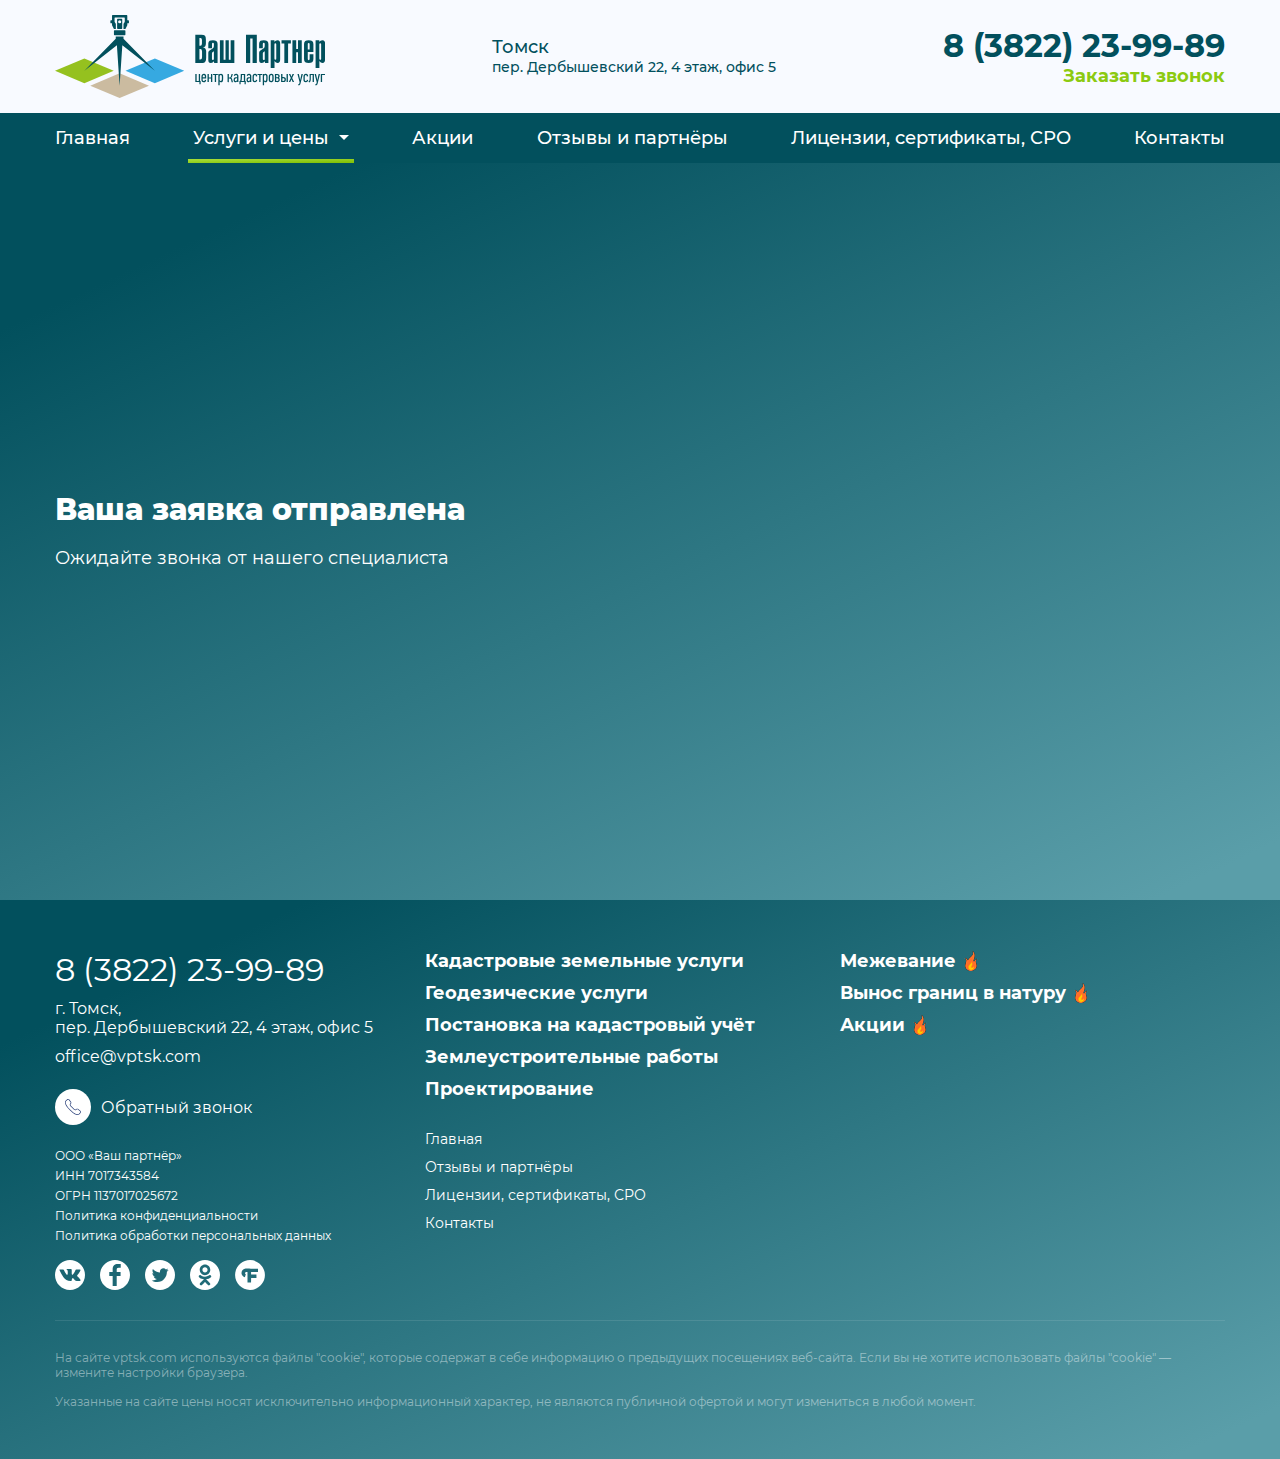
<file: thanks.html>
<!DOCTYPE html>
<html>
<head>
	<title></title>
	<meta name="keywords" content=''>
	<meta name="description" content=''>

	<meta name="format-detection" content="telephone=no">

	<meta http-equiv="Content-Type" content="text/html; charset=utf-8">
	<meta name="viewport" content="width=device-width,minimum-scale=1,maximum-scale=1">
	<link rel="stylesheet" href="css/reset.css" type="text/css">
	<link rel="stylesheet" href="css/jquery.fancybox.css" type="text/css">
	<link rel="stylesheet" href="css/slick.css" type="text/css">
	<link rel="stylesheet" href="css/layout.css" type="text/css">

</head>
<body>
	<div class="body-wrap">
		<div class="b header">
			<div class="header-main">
				<div class="container">
					<div class="header-wrap">
						<div class="mobile-btn-wrap">
							<div class="mobile-btn">
								<div class="mobile-btn-el"></div>
							</div>
						</div>
						<div class="header-logo">
							<a href="/"><img src="i/logo.svg" alt=""></a>
						</div>
						<div class="header-addres"><span>Томск</span><br>пер. Дербышевский 22, 4 этаж, офис 5</div>
						<div class="header-contacts">
							<div class="header-phone"><a href="tel:+73822239989">8 (3822) 23-99-89</a></div>
							<div class="header-callback"><a href="#">Заказать звонок</a></div>
							<div class="icons">
								<a href="tel:+73822239989"><img src="i/phone-i.svg" alt=""></a>
								<a href="https://wa.me/79990009900" target="_blank"><img src="i/wa-i.svg"></a>
							</div>
						</div>
					</div>
				</div>
			</div>
			<div class="header-bot">
				<div class="container">
					<div class="header-nav">
						<ul>
							<li><a href="/">Главная</a></li>
							<li class="li-drop">
								<span>Услуги и цены</span>
								<div class="drop">
									<div class="drop-wrap">
										<div class="drop-close"></div>
										<ul class="drop-list">
											<li class="active">
												<span>Кадастровые земельные услуги</span>
												<div class="subdrop">
													<ul>
														<li><a href="#">Межевание</a></li>
														<li><a href="#">Уточнение границ земельного участка</a></li>
														<li><a href="#">Раздел земельного участка</a></li>
														<li><a href="#">Объединение земельных участков</a></li>
														<li><a href="#">Заключение кадастрового инженера</a></li>
														<li><a href="#">Подготовка схемы расположения земельного участка</a></li>
														<li><a href="#">Градостроительный план земельного участка</a></li>
														<li><a href="#">Схема планировочной организации земельного участка</a></li>
													</ul>
													<div class="subdrop-banner">
														<a href="#"><img src="i/rko.svg" alt=""></a>
													</div>
												</div>
											</li>
											<li>
												<span>Геодезические услуги</span>
												<div class="subdrop">
													<ul>
														<li><a href="#">Топографическая съемка</a></li>
														<li><a href="#">Вынос границ земельного участка в натуру</a></li>
														<li><a href="#">Геодезическая экспертиза местоположения объекта</a></li>
													</ul>
													<div class="subdrop-banner">
														<a href="#"><img src="i/rko.svg" alt=""></a>
													</div>
												</div>
											</li>
											<li>
												<span>Постановка на кадастровый учёт</span>
												<div class="subdrop">
													<ul>
														<li><a href="#">Подготовка технического плана объекта недвижимости</a></li>
														<li><a href="#">Кадастровый учет здания</a></li>
														<li><a href="#">Кадастровый учет квартиры</a></li>
														<li><a href="#">Подготовка технического паспорта</a></li>
													</ul>
													<div class="subdrop-banner">
														<a href="#"><img src="i/rko.svg" alt=""></a>
													</div>
												</div>
											</li>
											<li>
												<span>Землеустроительные работы</span>
												<div class="subdrop">
													<ul>
														<li><a href="#">Установление зон с особыми условиями использования территории</a></li>
														<li><a href="#">Установление границ населенных пунктов и территориальных зон</a></li>
														<li><a href="#">Установление охранных зон</a></li>
													</ul>
													<div class="subdrop-banner">
														<a href="#"><img src="i/rko.svg" alt=""></a>
													</div>
												</div>
											</li>
											<li>
												<span>Проектирование</span>
												<div class="subdrop">
													<ul>
														<li><a href="#">Подготовка проекта планировки территории</a></li>
														<li><a href="#">Подготовка проекта межевания территории</a></li>
														<li><a href="#">Подготовка проекта освоения лесов</a></li>
														<li><a href="#">Подготовка проектной документации лесного участка</a></li>
													</ul>
													<div class="subdrop-banner">
														<a href="#"><img src="i/rko.svg" alt=""></a>
													</div>
												</div>
											</li>
										</ul>
									</div>
								</div>
							</li>
							<li><a href="/">Акции</a></li>
							<li><a href="/">Отзывы и партнёры</a></li>
							<li><a href="/">Лицензии, сертификаты, СРО</a></li>
							<li><a href="/">Контакты</a></li>
						</ul>
					</div>
				</div>
			</div>
			<div class="mobile-menu">
				<div class="close-btn"></div>
				<div class="header-logo">
					<a href="/"><img src="i/logo.svg" alt=""></a>
				</div>
				<ul class="nav">
					<li><a href="/">Главная</a></li>
					<li class="nav-drop">
						<span>Услуги и цены</span>
						<div class="nav-drop-wrap">
							<div class="nav-back">Назад</div>
							<ul class="nav">
								<li class="nav-drop">
									<span>Кадастровые земельные услуги</span>
									<div class="nav-drop-wrap">
										<div class="nav-back">Назад</div>
										<ul class="nav">
											<li><a href="#">Межевание</a></li>
											<li><a href="#">Уточнение границ земельного участка</a></li>
											<li><a href="#">Раздел земельного участка</a></li>
											<li><a href="#">Объединение земельных участков</a></li>
											<li><a href="#">Заключение кадастрового инженера</a></li>
											<li><a href="#">Подготовка схемы расположения земельного участка</a></li>
											<li><a href="#">Градостроительный план земельного участка</a></li>
											<li><a href="#">Схема планировочной организации земельного участка</a></li>
										</ul>
									</div>
								</li>
								<li class="nav-drop">
									<span>Геодезические услуги</span>
									<div class="nav-drop-wrap">
										<div class="nav-back">Назад</div>
										<ul class="nav">
											<li><a href="#">Топографическая съемка</a></li>
											<li><a href="#">Вынос границ земельного участка в натуру</a></li>
											<li><a href="#">Геодезическая экспертиза местоположения объекта</a></li>
										</ul>
									</div>
								</li>
								<li class="nav-drop">
									<span>Постановка на кадастровый учёт</span>
									<div class="nav-drop-wrap">
										<div class="nav-back">Назад</div>
										<ul class="nav">
											<li><a href="#">Подготовка технического плана объекта недвижимости</a></li>
											<li><a href="#">Кадастровый учет здания</a></li>
											<li><a href="#">Кадастровый учет квартиры</a></li>
											<li><a href="#">Подготовка технического паспорта</a></li>
										</ul>
									</div>
								</li>
								<li class="nav-drop">
									<span>Землеустроительные работы</span>
									<div class="nav-drop-wrap">
										<div class="nav-back">Назад</div>
										<ul class="nav">
											<li><a href="#">Установление зон с особыми условиями использования территории</a></li>
											<li><a href="#">Установление границ населенных пунктов и территориальных зон</a></li>
											<li><a href="#">Установление охранных зон</a></li>
										</ul>
									</div>
								</li>
								<li class="nav-drop">
									<span>Проектирование</span>
									<div class="nav-drop-wrap">
										<ul class="nav">
											<li><a href="#">Подготовка проекта планировки территории</a></li>
											<li><a href="#">Подготовка проекта межевания территории</a></li>
											<li><a href="#">Подготовка проекта освоения лесов</a></li>
											<li><a href="#">Подготовка проектной документации лесного участка</a></li>
										</ul>
									</div>
								</li>
							</ul>
						</div>
					</li>
					<li><a href="/">Акции</a></li>
					<li><a href="/">Отзывы и партнёры</a></li>
					<li><a href="/">Лицензии, сертификаты, СРО</a></li>
					<li><a href="/">Контакты</a></li>
				</ul>
				<div class="header-addres"><span>Томск</span><br>пер. Дербышевский 22, 4 этаж, офис 5</div>
				<div class="header-phone"><a href="tel:+73822239989">8 (3822) 23-99-89</a></div>
				<div class="header-callback"><a href="#">Заказать звонок</a></div>
			</div>
		</div>

		<div class="b ekr ekr-green">
			<div class="container">
				<div class="b-thank">
					<h2 class="title">Ваша заявка отправлена</h2>
					<div class="subtitle">Ожидайте звонка от нашего специалиста</div>
				</div>
			</div>
		</div>

		<div class="b footer">
			<div class="container">
				<div class="footer-wrap">
					<div class="footer-info">
						<div class="footer-phone"><a href="tel:+73822239989">8 (3822) 23-99-89</a></div>
						<div class="footer-addres">г. Томск,<br>пер. Дербышевский 22, 4 этаж, офис 5</div>
						<div class="footer-mail"><a href="mailto:office@vptsk.com">office@vptsk.com</a></div>
						<div class="footer-callback">
							<a href="#">
								<div class="icon">
<?xml version="1.0" encoding="iso-8859-1"?>
<!-- Generator: Adobe Illustrator 19.0.0, SVG Export Plug-In . SVG Version: 6.00 Build 0)  -->
<svg version="1.1" id="Layer_1" xmlns="http://www.w3.org/2000/svg" xmlns:xlink="http://www.w3.org/1999/xlink" x="0px" y="0px"
	 viewBox="0 0 511.988 511.988" style="enable-background:new 0 0 511.988 511.988;" xml:space="preserve">
<g>
	<g>
		<path d="M511.686,411.188c-0.96-14.827-8.107-28.48-19.84-37.547l-68.267-53.333c-18.773-14.72-45.12-14.613-63.68,0.213
			l-15.253,12.053c-12.053,9.493-29.333,8.533-40.213-2.347L182.299,207.775c-10.88-10.88-11.84-28.267-2.347-40.32l12.053-15.253
			c14.72-18.667,14.827-45.013,0.213-63.787l-53.227-68.48c-17.493-22.507-49.92-26.56-72.427-9.067
			c-1.707,1.387-3.413,2.773-4.907,4.373L18.032,58.975c-18.667,18.773-64,95.573,137.707,297.707
			c128.213,128.32,206.187,155.307,249.067,155.307c25.493,0,40.32-9.387,48.213-17.28l43.627-43.733
			C507.099,440.415,512.539,426.015,511.686,411.188z M483.952,433.162c-0.747,0.96-1.6,1.92-2.453,2.667l-43.627,43.733
			c-5.013,5.013-14.827,11.093-33.067,11.093c-31.787,0-104.427-19.307-233.92-149.12C21.552,191.882,3.312,103.882,33.179,73.908
			l43.627-43.733c5.653-5.653,13.333-8.853,21.44-8.853c0.64,0,1.28,0,1.92,0.107c8.64,0.533,16.747,4.8,21.973,11.627l53.227,68.48
			c8.64,11.093,8.533,26.56-0.107,37.547l-12.053,15.147c-16.213,20.587-14.507,50.027,4.053,68.587l122.133,122.453
			c18.453,18.56,48,20.267,68.48,4.053l15.253-12.053c10.88-8.64,26.347-8.747,37.333-0.107l68.267,53.333
			C491.952,400.842,494.299,419.935,483.952,433.162z" fill="#253c77"/>
	</g>
</g>
</svg>
								</div>
								<span>Обратный звонок</span>
							</a>
						</div>
						<ul class="footer-info-list">
							<li>ООО «Ваш партнёр»</li>
							<li>ИНН 7017343584</li>
							<li>ОГРН 1137017025672</li>
							<li><a href="#" target="_blank">Политика конфиденциальности</a></li>
							<li><a href="#" target="_blank">Политика обработки персональных данных</a></li>
						</ul>
						<div class="footer-social">
							<a href="#" target="_blank"><img src="i/vk-i.svg" alt=""></a>
							<a href="#" target="_blank"><img src="i/fb-i.svg" alt=""></a>
							<a href="#" target="_blank"><img src="i/tw-i.svg" alt=""></a>
							<a href="#" target="_blank"><img src="i/ok-i.svg" alt=""></a>
							<a href="#" target="_blank"><img src="i/flamp-i.svg" alt=""></a>
						</div>
					</div>
					<div class="footer-nav">
						<div class="footer-serv">
							<div class="footer-serv-item">
								<ul>
									<li><a href="#">Кадастровые земельные услуги</a></li>
									<li><a href="#">Геодезические услуги</a></li>
									<li><a href="#">Постановка на кадастровый учёт</a></li>
									<li><a href="#">Землеустроительные работы</a></li>
									<li><a href="#">Проектирование</a></li>
								</ul>
							</div>
							<div class="footer-serv-item">
								<ul class="footer-serv-hot">
									<li><a href="#"><span>Межевание</span></a></li>
									<li><a href="#"><span>Вынос границ в натуру</span></a></li>
									<li><a href="#"><span>Акции</span></a></li>
								</ul>
							</div>
						</div>
						<ul class="footer-nav-list">
							<li><a href="#">Главная</a></li>
							<li><a href="#">Отзывы и партнёры</a></li>
							<li><a href="#">Лицензии, сертификаты, СРО</a></li>
							<li><a href="#">Контакты</a></li>
						</ul>
					</div>
				</div>
				<div class="footer-cookie">
					<p>На сайте <a href="/">vptsk.com</a> используются <a href="#" target="_blank">файлы "cookie"</a>, которые содержат в себе информацию о предыдущих посещениях веб-сайта. Если вы не хотите использовать <a href="#" target="_blank">файлы "cookie"</a> — измените настройки браузера.</p>
					<p>Указанные на сайте цены носят исключительно информационный характер, не являются публичной офертой и могут измениться в любой момент.</p>
				</div>
			</div>
		</div>

		<div style="display:none;">
		</div>
	</div>

	<script type="text/javascript" src="js/jquery-2.1.1.min.js"></script>
	<script type="text/javascript" src="js/jquery.fancybox.js"></script>
	<script type="text/javascript" src="js/jquery.inputmask.bundle.js"></script>
	<script type="text/javascript" src="js/slick.js"></script>
	<script type="text/javascript" src="js/main.js"></script>
</body>
</html>
</file>
<file: css/layout.css>
@charset "utf-8";

@font-face {
    font-family: 'Montserrat';
    src: url('../fonts/Montserrat-SemiBold.eot');
    src: url('../fonts/Montserrat-SemiBold.eot?#iefix') format('embedded-opentype'),
         url('../fonts/Montserrat-SemiBold.svg#Montserrat-SemiBold') format('svg'),
         url('../fonts/Montserrat-SemiBold.ttf') format('truetype'),
         url('../fonts/Montserrat-SemiBold.woff') format('woff'),
         url('../fonts/Montserrat-SemiBold.woff2') format('woff2');
    font-weight: 600;
    font-style: normal;
}

@font-face {
    font-family: 'Montserrat';
    src: url('../fonts/Montserrat-Regular.eot');
    src: url('../fonts/Montserrat-Regular.eot?#iefix') format('embedded-opentype'),
         url('../fonts/Montserrat-Regular.svg#Montserrat-Regular') format('svg'),
         url('../fonts/Montserrat-Regular.ttf') format('truetype'),
         url('../fonts/Montserrat-Regular.woff') format('woff'),
         url('../fonts/Montserrat-Regular.woff2') format('woff2');
    font-weight: normal;
    font-style: normal;
}

@font-face {
    font-family: 'Montserrat';
    src: url('../fonts/Montserrat-Medium.eot');
    src: url('../fonts/Montserrat-Medium.eot?#iefix') format('embedded-opentype'),
         url('../fonts/Montserrat-Medium.svg#Montserrat-Medium') format('svg'),
         url('../fonts/Montserrat-Medium.ttf') format('truetype'),
         url('../fonts/Montserrat-Medium.woff') format('woff'),
         url('../fonts/Montserrat-Medium.woff2') format('woff2');
    font-weight: 500;
    font-style: normal;
}

@font-face {
    font-family: 'Montserrat';
    src: url('../fonts/Montserrat-Light.eot');
    src: url('../fonts/Montserrat-Light.eot?#iefix') format('embedded-opentype'),
         url('../fonts/Montserrat-Light.svg#Montserrat-Light') format('svg'),
         url('../fonts/Montserrat-Light.ttf') format('truetype'),
         url('../fonts/Montserrat-Light.woff') format('woff'),
         url('../fonts/Montserrat-Light.woff2') format('woff2');
    font-weight: 300;
    font-style: normal;
}

@font-face {
    font-family: 'Montserrat';
    src: url('../fonts/Montserrat-ExtraLight.eot');
    src: url('../fonts/Montserrat-ExtraLight.eot?#iefix') format('embedded-opentype'),
         url('../fonts/Montserrat-ExtraLight.svg#Montserrat-ExtraLight') format('svg'),
         url('../fonts/Montserrat-ExtraLight.ttf') format('truetype'),
         url('../fonts/Montserrat-ExtraLight.woff') format('woff'),
         url('../fonts/Montserrat-ExtraLight.woff2') format('woff2');
    font-weight: 200;
    font-style: normal;
}

@font-face {
    font-family: 'Montserrat';
    src: url('../fonts/Montserrat-ExtraBold.eot');
    src: url('../fonts/Montserrat-ExtraBold.eot?#iefix') format('embedded-opentype'),
         url('../fonts/Montserrat-ExtraBold.svg#Montserrat-ExtraBold') format('svg'),
         url('../fonts/Montserrat-ExtraBold.ttf') format('truetype'),
         url('../fonts/Montserrat-ExtraBold.woff') format('woff'),
         url('../fonts/Montserrat-ExtraBold.woff2') format('woff2');
    font-weight: 800;
    font-style: normal;
}

@font-face {
    font-family: 'Montserrat';
    src: url('../fonts/Montserrat-Bold.eot');
    src: url('../fonts/Montserrat-Bold.eot?#iefix') format('embedded-opentype'),
         url('../fonts/Montserrat-Bold.svg#Montserrat-Bold') format('svg'),
         url('../fonts/Montserrat-Bold.ttf') format('truetype'),
         url('../fonts/Montserrat-Bold.woff') format('woff'),
         url('../fonts/Montserrat-Bold.woff2') format('woff2');
    font-weight: 700;
    font-style: normal;
}

@font-face {
    font-family: 'Montserrat';
    src: url('../fonts/Montserrat-Black.eot');
    src: url('../fonts/Montserrat-Black.eot?#iefix') format('embedded-opentype'),
         url('../fonts/Montserrat-Black.svg#Montserrat-Black') format('svg'),
         url('../fonts/Montserrat-Black.ttf') format('truetype'),
         url('../fonts/Montserrat-Black.woff') format('woff'),
         url('../fonts/Montserrat-Black.woff2') format('woff2');
    font-weight: 900;
    font-style: normal;
}

@font-face {
    font-family: 'Montserrat';
    src: url('../fonts/Montserrat-Thin.eot');
    src: url('../fonts/Montserrat-Thin.eot?#iefix') format('embedded-opentype'),
         url('../fonts/Montserrat-Thin.svg#Montserrat-Thin') format('svg'),
         url('../fonts/Montserrat-Thin.ttf') format('truetype'),
         url('../fonts/Montserrat-Thin.woff') format('woff'),
         url('../fonts/Montserrat-Thin.woff2') format('woff2');
    font-weight: 100;
    font-style: normal;
}

html,
body {
	 position: relative;
}
body {
  	min-width: 300px;
  	text-align: center;
  	overflow-x: hidden;
  	-webkit-text-size-adjust: none;
  	color: #000000;
    font-family: 'Montserrat', sans-serif;
    background-color: #f8faff;
}
body.no-scroll {
  	height: 100vh !important;
  	overflow: hidden !important;
}
body .body-wrap {
    box-sizing: border-box;
    overflow-x: hidden;
}
body.no-scroll .body-wrap {
    height: 100vh !important;
    overflow: hidden !important;
}
a{
  	text-decoration: none;
  	color: #000000;
  	-webkit-transition: all 0.3s;
    -moz-transition: all 0.3s;
    -ms-transition: all 0.3s;
    transition: all 0.3s;
}
button {
	 -webkit-transition: all 0.3s;
    -moz-transition: all 0.3s;
    -ms-transition: all 0.3s;
    transition: all 0.3s;
}
button:hover {
    cursor: pointer;
}
li{
	 list-style: none;
}
h1,h2,h3,h4,h5,h6{
	 font-weight: normal;
}
label.error{
	 display: none !important;
}
input.error,textarea.error{
	 border-color: #ff0000 !important;
}
.fancybox-inner{
	overflow: visible !important;
}
.b{
	position: relative;
}
.container{
	position: relative;
	max-width: 1230px;
	padding: 0 30px;
	box-sizing: border-box;
	margin: 0px auto;
}
.b-absolute{
	position: absolute;
	top: 0px;
	left: 50%;
	margin-left: -500px;
}
input::-webkit-input-placeholder, input:-moz-placeholder {
	color: #b0b8cd;
}
.mobile-btn-wrap {
    display: none;
    position: relative;
    width: 80px;
    height: 22px;
}
.mobile-btn {
	display: none;
	position: absolute;
	left: 0;
	top: 0;
	width: 26px;
	height: 22px;
	z-index: 1;
    cursor: pointer;
}
.mobile-btn .mobile-btn-el{
	position: absolute;
	border-radius: 4px;
	top: 9px;
	left: 0;
	width: 100%;
	height: 4px;
	background-color: #02505d;
	opacity: 1;
	-webkit-transition: all 0.3s;
	-moz-transition: all 0.3s;
	-ms-transition: all 0.3s;
	transition: all 0.3s;
}
.mobile-btn::before {
    content: '';
    position: absolute;
    border-radius: 4px;
    left: 0;
    top: 0;
    width: 100%;
    height: 4px;
    background-color: #02505d;
    -webkit-transform-origin: left;
    -moz-transform-origin: left;
    -ms-transform-origin: left;
    transform-origin: left;
    -webkit-transition: all 0.3s;
    -moz-transition: all 0.3s;
    -ms-transition: all 0.3s;
    transition: all 0.3s;
}
.mobile-btn::after {
	content: '';
	position: absolute;
    border-radius: 4px;
    left: 0;
    bottom: 0;
    width: 100%;
    height: 4px;
    background-color: #02505d;
    -webkit-transform-origin: left;
    -moz-transform-origin: left;
    -ms-transform-origin: left;
    transform-origin: left;
    -webkit-transition: all 0.3s;
    -moz-transition: all 0.3s;
    -ms-transition: all 0.3s;
    transition: all 0.3s;
}
.mobile-btn.active::after {
    -webkit-transform: rotate(-45deg);
    -moz-transform: rotate(-45deg);
    -ms-transform: rotate(-45deg);
    transform: rotate(-45deg);
}
.mobile-btn.active::before {
    -webkit-transform: rotate(45deg);
    -moz-transform: rotate(45deg);
    -ms-transform: rotate(45deg);
    transform: rotate(45deg);
}
.mobile-btn.active .mobile-btn-el {
	opacity: 0;
}
.close-btn {
	display: none;
	position: absolute;
	width: 26px;
	height: 22px;
	z-index: 100;
    cursor: pointer;
    left: 30px;
    top: 45px;
}
.close-btn::after {
	content: '';
	position: absolute;
    border-radius: 4px;
    left: 0;
    bottom: 0;
    width: 100%;
    height: 4px;
    background-color: #02505d;
    -webkit-transform-origin: left;
    -moz-transform-origin: left;
    -ms-transform-origin: left;
    transform-origin: left;
    -webkit-transform: rotate(-45deg);
    -moz-transform: rotate(-45deg);
    -ms-transform: rotate(-45deg);
    transform: rotate(-45deg);
}
.close-btn::before {
	content: '';
    position: absolute;
    border-radius: 4px;
    left: 0;
    top: 0;
    width: 100%;
    height: 4px;
    background-color: #02505d;
    -webkit-transform-origin: left;
    -moz-transform-origin: left;
    -ms-transform-origin: left;
    transform-origin: left;
    -webkit-transform: rotate(45deg);
    -moz-transform: rotate(45deg);
    -ms-transform: rotate(45deg);
    transform: rotate(45deg);
}
.mobile-menu {
	display: none;
	position: fixed;
	z-index: 100;
	top: -200%;
	left: 0;
	box-sizing: border-box;
	width: 100%;
	height: 100vh;
	padding: 15px 30px 70px;
	background-color: #ffffff;
	-webkit-transition: all 0.3s;
	-moz-transition: all 0.3s;
	-ms-transition: all 0.3s;
	transition: all 0.3s;
}
.mobile-menu.active {
	top: 0;
}
.mobile-menu .nav {
    display: block;
    margin-top: 20px;
    text-align: left;
}
.mobile-menu .nav li {
    border-bottom: 1px solid #02505d;
    font-weight: 500;
    font-size: 14px;
}
.mobile-menu .nav li:last-child {
    border: 0;
}
.mobile-menu .nav li a, .mobile-menu .nav li span {
    display: block;
    padding: 10px 0;
    position: relative;
    color: #02505d;
}
.mobile-menu .nav > li.nav-drop:hover {
    cursor: pointer;
}
.mobile-menu .nav > li.nav-drop > span {
    padding-right: 24px;
}
.mobile-menu .nav > li.nav-drop > span:before {
    content: '';
    display: block;
    width: 14px;
    height: 14px;
    position: absolute;
    right: 0;
    top: calc(50% - 7px);
    background-image: url('../i/nav-arr.svg');
    background-size: contain;
    background-repeat: no-repeat;
    background-position: center;
}
.mobile-menu .nav > li.nav-drop > .nav-drop-wrap {
    display: block;
    width: 100%;
    height: 100vh;
    padding: 90px 30px 70px;
    background-color: #ffffff;
    position: fixed;
    left: -200%;
    top: 0;
    z-index: 1;
    -webkit-transition: all 0.3s;
    -moz-transition: all 0.3s;
    -ms-transition: all 0.3s;
    transition: all 0.3s;
}
.mobile-menu .nav > li.nav-drop.active > .nav-drop-wrap {
    left: 0;
}
.mobile-menu .nav-drop-wrap .nav {
    margin-top: 0;
}
.mobile-menu .nav-back {
    display: block;
    padding-left: 14px;
    font-size: 12px;
    color: #02505d;
    cursor: pointer;
    position: absolute;
    right: 30px;
    top: 48px;
}
.mobile-menu .nav-back:before {
    content: '';
    display: block;
    width: 12px;
    height: 12px;
    position: absolute;
    left: 0;
    top: calc(50% - 6px);
    background-size: contain;
    background-position: center;
    background-repeat: no-repeat;
    background-image: url('../i/nav-arr.svg');
    -webkit-transform: rotate(180deg);
    -moz-transform: rotate(180deg);
    -ms-transform: rotate(180deg);
    transform: rotate(180deg);
}

.policy-text {
    display: inline-block;
    max-width: 100%;
    font-size: 12px;
    color: #b0b8cd;
    line-height: 1.2;
    position: relative;
    text-align: left;
    padding-left: 35px;
    margin-bottom: 26px;
}
.policy-text a {
    color: #8cca11;
    -webkit-transition: all 0.3s;
    -moz-transition: all 0.3s;
    -ms-transition: all 0.3s;
    transition: all 0.3s;
}
.policy-text a:hover {
    color: #fe7a3c;
}
.policy-text .radio-btn {
    display: block;
    position: absolute;
    width: 26px;
    height: 26px;
    border: 2px solid #edf1f8;
    background-color: #ffffff;
    border-radius: 0;
    left: 0;
    top: calc(50% - 13px);
    box-sizing: border-box;
}
.policy-text .radio-btn.error {
    border-color: #ff0000;
}
.policy-text .radio-btn:hover {
    cursor: pointer;
}
.policy-text .radio-btn.active::before {
    content: '';
    display: block;
    width: 9px;
    height: 2px;
    position: absolute;
    left: 2px;
    top: 12px;
    background-color: #8cca11;
    -webkit-transform: rotate(45deg);
    -moz-transform: rotate(45deg);
    -ms-transform: rotate(45deg);
    transform: rotate(45deg);
}
.policy-text .radio-btn.active::after {
    content: '';
    display: block;
    width: 14px;
    height: 2px;
    position: absolute;
    left: 7px;
    top: 10px;
    background-color: #8cca11;
    -webkit-transform: rotate(-45deg);
    -moz-transform: rotate(-45deg);
    -ms-transform: rotate(-45deg);
    transform: rotate(-45deg);
}

.header {
    z-index: 100;
}
.header-main {
    padding: 15px 0;
}
.header-wrap, .header-contacts {
    display: -webkit-flex;
    display: -ms-flexbox;
    display: flex;
    justify-content: space-between;
    align-items: center;
}
.header-logo {
    width: 270px;
}
.header-logo img {
    display: block;
    max-width: 100%;
}
.header-addres {
    width: calc(50% - 270px);
    text-align: left;
    font-size: 14px;
    line-height: 1.2;
    color: #02505d;
    font-weight: 500;
    padding: 0 10px;
}
.header-addres span {
    font-size: 18px;
}
.header-contacts {
    width: 40%;
    flex-wrap: wrap;
}
.header-contacts .icons {
    display: none;
    width: 80px;
    justify-content: space-between;
    align-items: center;
}
.header-contacts .icons a {
    display: block;
    width: 30px;
    height: 30px;
    position: relative;
}
.header-contacts .icons a img {
    display: block;
    max-width: 100%;
    max-height: 100%;
    margin: 0 auto;
}
.header-phone {
    font-size: 32px;
    font-weight: 700;
}
.header-phone a {
    color: #02505d;
}
.header-callback {
    font-size: 18px;
    font-weight: 700;
    color: #8cca11;
}
.header-callback a {
    color: #8cca11;
}
.header-callback a:hover {
    color: #fe7a3c;
}
.header-bot {
    background-color: #02505d;
    width: 100%;
}
.header.scroll .header-bot {
    position: fixed;
    left: 0;
    top: 0;
}
.header-nav > ul {
    display: -webkit-flex;
    display: -ms-flexbox;
    display: flex;
    justify-content: space-between;
    align-items: center;
}
.header-nav > ul > li {
    position: relative;
    display: block;
    padding: 14px 5px;
}
.header-nav > ul > li:first-child {
    padding-left: 0;
}
.header-nav > ul > li:last-child {
    padding-right: 0;
}
.header-nav > ul > li > a, .header-nav > ul > li > span {
    position: relative;
    color: #ffffff;
    font-weight: 500;
    font-size: 18px;
}
.header-nav > ul > li > a:hover {
    opacity: 0.5;
}
.header-nav > ul > li.li-drop:hover {
    cursor: default;
}
.header-nav > ul > li.li-drop:after {
    content: '';
    display: block;
    width: 100%;
    height: 4px;
    background-image: linear-gradient(178.8deg,#a3db33 13.39%,#84c209 86.61%);
    position: absolute;
    left: 0;
    bottom: 0;
}
.header-nav > ul > li.li-drop > span {
    padding-right: 20px;
}
.header-nav > ul > li.li-drop > span:after {
    content: '';
    display: block;
    width: 0;
    height: 0;
    border: 5px solid transparent;
    border-bottom: 0;
    border-top-color: #ffffff;
    position: absolute;
    right: 0;
    top: calc(50% - 2.5px);
}
.header .header-nav .drop {
    display: none;
    overflow-x: hidden;
    overflow-y: auto;
    position: fixed;
    left: 0;
    top: 163px;
    width: 100%;
    height: calc(100vh - 163px);
    background-color: #eef3f6;
}
.header.scroll .header-nav .drop {
    top: 50px !important;
    height: calc(100vh - 50px) !important;
}
.header .header-nav > ul > li.li-drop:hover .drop {
    display: block;
}
.header .header-nav > ul > li.li-drop.no-hover .drop {
  display: none !important;
}
.header .header-nav .drop .drop-wrap {
    position: relative;
    max-width: 1170px;
    min-height: 100%;
    margin: 0 auto;
}
.header .header-nav .drop .drop-close {
  display: block;
  width: 30px;
  height: 30px;
  position: absolute;
  right: 0;
  top: 5px;
  z-index: 10;
  cursor: pointer;
}
.header .header-nav .drop .drop-close:before,
.header .header-nav .drop .drop-close:after {
  content: '';
  display: block;
  width: 100%;
  height: 2px;
  background-color: #02505d;
  border-radius: 100px;
  position: absolute;
  left: 0;
  top: calc(50% - 1px);
}
.header .header-nav .drop .drop-close:before {
  -webkit-transform: rotate(45deg);
  -moz-transform: rotate(45deg);
  -ms-transform: rotate(45deg);
  transform: rotate(45deg);
}
.header .header-nav .drop .drop-close:after {
  -webkit-transform: rotate(-45deg);
  -moz-transform: rotate(-45deg);
  -ms-transform: rotate(-45deg);
  transform: rotate(-45deg);
}
.header .header-nav .drop .drop-wrap .drop-list {
    width: 310px;
    padding: 45px 0;
    text-align: left;
}
.header .header-nav .drop .drop-wrap .drop-list > li {
    border-radius: 5px 0 0 5px;
    padding: 10px 13px;
    cursor: pointer;
    color: #02505d;
    font-size: 16px;
    font-weight: 500;
    -webkit-transition: all 0.3s;
    -moz-transition: all 0.3s;
    -ms-transition: all 0.3s;
    transition: all 0.3s;
}
.header .header-nav .drop .drop-wrap .drop-list > li > a,
.header .header-nav .drop .drop-wrap .drop-list > li > span {
    color: #02505d;
}
.header .header-nav .drop .drop-wrap .drop-list > li:hover {
    background-color: hsla(0,0%,100%,0.4);
}
.header .header-nav .drop .drop-wrap .drop-list > li.active {
    background-color: #ffffff;
}
.header .header-nav .drop .drop-wrap .subdrop {
    display: none;
    width: calc(100% - 310px);
    min-height: 100%;
    padding: 45px 0 45px 30px;
    justify-content: space-between;
    align-items: flex-start;
    background-color: #ffffff;
    position: absolute;
    right: 0;
    top: 0;
    cursor: default;
}
.header .header-nav .drop .drop-wrap .subdrop:after {
    content: '';
    display: block;
    width: 10000px;
    height: 100%;
    position: absolute;
    left: 100%;
    top: 0;
    background-color: #ffffff;
}
.header .header-nav .drop .drop-wrap .drop-list > li.active .subdrop {
    display: -webkit-flex;
    display: -ms-flexbox;
    display: flex;
}
.header .header-nav .drop .drop-wrap .subdrop ul {
    display: -webkit-flex;
    display: -ms-flexbox;
    display: -ms-flexbox;
    justify-content: space-between;
    align-items: flex-start;
    flex-wrap: wrap;
    width: calc(100% - 300px);
}
.header .header-nav .drop .drop-wrap .subdrop ul li {
    width: calc(50% - 15px);
    padding: 10px 0;
    font-size: 14px;
    color: #02505d;
    font-weight: 500;
    cursor: default;
}
.header .header-nav .drop .drop-wrap .subdrop ul li a {
    color: #02505d;
}
.header .header-nav .drop .drop-wrap .subdrop ul li a:hover {
    color: #8cca11;
}
.header .header-nav .drop .drop-wrap .subdrop .subdrop-banner {
    width: 250px;
}
.header .header-nav .drop .drop-wrap .subdrop .subdrop-banner img {
    display: block;
    max-width: 100%;
}

.footer {
    background-image: linear-gradient(154.98deg,#02505d 12.5%,#5a9ea9 95.58%);
    background-color: #02505d;
    padding: 50px 0;
    text-align: left;
}
.footer-wrap {
    display: -webkit-flex;
    display: -ms-flexbox;
    display: flex;
    justify-content: space-between;
    align-items: flex-start;
}
.footer-info {
    width: 320px;
}
.footer-nav {
    width: calc(100% - 370px);
}
.footer-phone {
    font-size: 32px;
    color: #ffffff;
    margin-bottom: 10px;
}
.footer-phone a {
    color: #ffffff;
}
.footer-addres {
    color: #ffffff;
    font-size: 16px;
    line-height: 1.2;
    margin-bottom: 10px;
}
.footer-mail {
    color: #ffffff;
    font-size: 16px;
    line-height: 1.2;
    margin-bottom: 23px;
}
.footer-mail a {
    color: #ffffff;
}
.footer-phone a:hover, .footer-mail a:hover,
.footer-info-list li a:hover,
.footer-serv-item ul li a:hover,
.footer-serv-item ul.footer-serv-hot li a:hover span,
.footer-nav-list li a:hover {
    opacity: 0.5;
}
.footer-callback {
    display: inline-block;
    vertical-align: top;
    margin-bottom: 23px;
}
.footer-callback a {
    display: -webkit-flex;
    display: -ms-flexbox;
    display: flex;
    justify-content: space-between;
    align-items: center;
}
.footer-callback a .icon {
    border-radius: 50%;
    width: 36px;
    height: 36px;
    padding: 10px;
    background-color: #ffffff;
}
/*.footer-callback a .icon, .footer-callback a .icon svg path {
    -webkit-transition: all 0.3s;
    -moz-transition: all 0.3s;
    -ms-transition: all 0.3s;
    transition: all 0.3s;
}*/
.footer-callback a span {
    display: block;
    margin-left: 10px;
    color: #ffffff;
    font-size: 16px;
}
.footer-callback a:hover .icon {
    background-image: linear-gradient(174.5deg,#a4d73e 13.39%,#88bd1f 86.61%);
}
.footer-callback a:hover .icon svg path {
    fill: #ffffff !important;
}
.footer-info-list {
    margin-bottom: 17px;
}
.footer-info-list li {
    color: #ffffff;
    font-size: 12px;
    margin-bottom: 5px;
}
.footer-info-list li:last-child {
    margin-bottom: 0;
}
.footer-info-list li a {
    color: #ffffff;
}
.footer-social {
    display: -webkit-flex;
    display: -ms-flexbox;
    display: flex;
    justify-content: flex-start;
    align-items: center;
    flex-wrap: wrap;
}
.footer-social a {
    display: block;
    width: 30px;
    height: 30px;
    margin-right: 15px;
}
.footer-social a:last-child {
    margin-right: 0;
}
.footer-social a img {
    display: block;
    max-width: 100%;
    max-height: 100%;
}
.footer-social a:hover {
    opacity: 0.8;
}
.footer-serv {
    display: -webkit-flex;
    display: -ms-flexbox;
    display: flex;
    justify-content: space-between;
    align-items: flex-start;
    flex-wrap: wrap;
}
.footer-serv-item {
    width: calc(50% - 15px);
}
.footer-serv-item ul li {
    font-size: 18px;
    color: #ffffff;
    font-weight: 700;
    margin-bottom: 10px;
}
.footer-serv-item ul li a {
    color: #ffffff;
}
.footer-serv-item ul.footer-serv-hot li a {
    display: inline-block;
    position: relative;
    padding-right: 25px;
}
.footer-serv-item ul.footer-serv-hot li a span {
    -webkit-transition: all 0.3s;
    -moz-transition: all 0.3s;
    -ms-transition: all 0.3s;
    transition: all 0.3s;
}
.footer-serv-item ul.footer-serv-hot li a:after {
    content: '';
    display: block;
    width: 20px;
    height: 20px;
    position: absolute;
    right: 0;
    top: calc(50% - 10px);
    background-image: url('../i/flame.png');
    background-repeat: no-repeat;
    background-position: center;
    background-size: contain;
}
.footer-serv-item ul.footer-serv-hot li a:hover {
    opacity: 1;
}
.footer-nav-list {
    margin-top: 20px;
}
.footer-nav-list li {
    font-size: 14px;
    color: #ffffff;
    margin-bottom: 10px;
}
.footer-nav-list li:last-child {
    margin-bottom: 0;
}
.footer-nav-list li a {
    color: #ffffff;
}
.footer-cookie {
    margin-top: 30px;
    padding-top: 30px;
    border-top: 1px solid hsla(0,0%,100%,0.1);
    text-align: left;
}
.footer-cookie p {
    display: block;
    font-size: 12px;
    line-height: 1.2;
    margin-bottom: 15px;
    color: rgba(255, 255, 255, 0.45);
}
.footer-cookie p:last-child {
    margin-bottom: 0;
}
.footer-cookie p a {
    color: rgba(255, 255, 255, 0.45);
}
.footer-cookie p a:hover {
    color: rgba(255, 255, 255, 0.3);
}

.stock-date {
    color: inherit !important;
}

.title {
    display: block;
    font-size: 30px;
    font-weight: 800;
    line-height: 1.2;
    color: #02505d;
}
.ekr-green .title {
    color: #ffffff;
}
.title span {
    color: #fe7a3c;
}
.title-wrap {
    display: -webkit-flex;
    display: -ms-flexbox;
    display: flex;
    justify-content: flex-start;
    align-items: center;
    flex-wrap: nowrap;
}
.title-wrap .title {
    width: 60%;
}
.title-wrap .uniq {
    width: 20%;
    font-size: 10px;
    color: #02505d;
    opacity: 0.35;
    text-transform: uppercase;
    letter-spacing: 2px;
    font-weight: 600;
    text-align: left;
}
.ekr-green .title-wrap .uniq {
    color: #ffffff;
}
.title-wrap .uniq.big {
    width: 22%;
}
.title-wrap .uniq.big + .title {
    width: 56%;
}
.subtitle {
    display: block;
    font-size: 18px;
    margin-top: 20px;
    line-height: 1.2;
    color: #02505d;
}
.ekr-green .subtitle {
    color: #ffffff;
}
.uniq-solo {
    display: inline-block;
    padding: 9px 30px;
    border-radius: 100px;
    color: #ffffff;
    font-size: 10px;
    line-height: 1.2;
    vertical-align: top;
    font-weight: 600;
    background-color: hsla(0,0%,100%,0.35);
    letter-spacing: 1.4px;
    text-transform: uppercase;
}
.uniq-solo-2 {
    display: block;
    font-size: 10px;
    line-height: 1.2;
    font-weight: 600;
    color: #02505d;
    opacity: 0.35;
    text-transform: uppercase;
    letter-spacing: 2px;
    text-align: left;
}
.ekr-green .uniq-solo-2 {
    color: #ffffff;
}

.btn {
    display: block;
    width: 100%;
    font-size: 18px;
    padding: 19px 10px;
    background-image: linear-gradient(174.5deg,#a4d73e 13.39%,#88bd1f 86.61%);
    color: #ffffff;
    font-weight: 700;
    text-align: center;
    font-family: 'Montserrat', sans-serif;
    border: 0;
    -webkit-transition: all 0.3s;
    -moz-transition: all 0.3s;
    -ms-transition: all 0.3s;
    transition: all 0.3s;
}
.btn:hover {
    box-shadow: inset 0 0 0 1000px #8cca11;
}
.btn.btn-orange {
    background-image: linear-gradient(351.21deg,#fd8a28,#fd6554);
    background-color: #fd6f4a;
}
.btn.btn-orange:hover {
    box-shadow: inset 0 0 0 1000px #fd6f4a;
}

.ekr {
    padding: 50px 0;
}
.ekr.ekr-left {
    text-align: left;
}
.ekr.first-ekr {
    padding-top: 0;
    padding-bottom: 100px;
}
.ekr.no-pad-bot {
    padding-bottom: 0 !important;
}
.ekr.ekr-green {
    background-image: linear-gradient(154.98deg,#02505d 12.5%,#5a9ea9 95.58%);
    background-color: #02505d;
}

.b-text {
    margin-top: 30px;
    font-size: 16px;
    line-height: 1.5;
    color: #02505d;
}
.ekr-green .b-text {
    color: #ffffff;
}
.b-text p {
    display: block;
    margin-bottom: 20px;
}
.b-text p:last-child {
    margin-bottom: 0;
}
.b-text a {
    color: #8cca11;
    border-bottom: 1px dotted #02505d;
}
.b-text a:hover {
    color: #fe7a3c;
    border-color: #fe7a3c;
}

.face {
    text-align: left;
    max-width: 1200px;
    margin: 0 auto;
    padding: 0 30px;
    position: relative;
}
.face-image {
    background-size: cover;
    background-image: url('../i/face-bg.png');
    background-position: center;
    width: 100%;
    height: 480px;
}
.face-content {
    display: block;
    width: 60%;
    max-width: 540px;
    background-color: #ffffff;
    padding: 60px 10px;
    box-shadow: 0 1px 38px rgba(73,113,208,.2);
    position: absolute;
    left: 60px;
    bottom: -50px;
}
.face-content.face-bread {
    padding: 30px 10px 60px;
}
.face-content-wrap {
    max-width: 430px;
    margin: 0 auto;
}
.face .line {
    display: block;
    width: 55px;
    height: 3px;
    margin-bottom: 50px;
    background-image: linear-gradient(174.5deg,#a4d73e 13.39%,#88bd1f 86.61%);
}
.face .title {
    font-size: 33px;
}
.face .descr {
    display: block;
    margin: 30px 0 75px;
    line-height: 1.2;
    color: #02505d;
    font-size: 18px;
}

.breadcrumbs {
    margin: 0 auto 5px;
}
.ekr-bread .breadcrumbs {
    margin-bottom: 40px;
}
.breadcrumbs li {
    display: inline-block;
    vertical-align: top;
    font-size: 8px;
    text-transform: uppercase;
    line-height: 1.2;
    letter-spacing: 1.4px;
    font-weight: 700;
    color: rgba(2, 80, 93, 0.5);
}
.ekr-green .breadcrumbs li {
    color: rgba(255, 255, 255, 0.7);
}
.breadcrumbs li a {
    color: rgba(2, 80, 93, 0.8);
}
.ekr-green .breadcrumbs li a {
    color: #ffffff;
}
.breadcrumbs li a:hover {
    color: rgba(2, 80, 93, 0.5);
}
.ekr-green .breadcrumbs li a:hover {
    color: rgba(255, 255, 255, 0.7);
}

.preim {
    display: -webkit-flex;
    display: -ms-flexbox;
    display: flex;
    justify-content: space-between;
    align-items: stretch;
    flex-wrap: wrap;
    max-width: 1020px;
    margin: 40px auto 0;
}
.preim li {
    position: relative;
    width: calc(50% - 15px);
    padding: 60px 30px 30px;
    background-color: #ffffff;
    box-shadow: 0 1px 38px rgba(73,113,208,.2);
    margin: 30px 0;
    text-align: left;
}
.preim li .icon {
    width: 60px;
    height: 60px;
    box-shadow: 0 2px 4px rgba(73,113,208,.1), 0 2px 10px rgba(73,113,208,.1);
    background-color: #f8faff;
    position: absolute;
    left: 30px;
    top: -30px;
}
.preim li .icon img {
    display: block;
    max-width: 32px;
    max-height: 28px;
    position: absolute;
    left: 50%;
    top: 50%;
    -webkit-transform: translate(-50%, -50%);
    -moz-transform: translate(-50%, -50%);
    -ms-transform: translate(-50%, -50%);
    transform: translate(-50%, -50%);
}
.preim li .name {
    display: block;
    line-height: 1.2;
    color: #02505d;
    font-size: 16px;
    font-weight: 800;
}
.preim li .descr {
    display: block;
    font-size: 14px;
    line-height: 1.5;
    margin-top: 16px;
    color: #02505d;
}

.img-and-text {
    margin: 68px auto 0;
    max-width: 980px;
    display: -webkit-flex;
    display: -ms-flexbox;
    display: flex;
    justify-content: space-between;
    align-items: flex-start;
    text-align: left;
}
.img-and-text .image {
    width: calc(50% - 15px);
}
.img-and-text .image img {
    display: block;
    max-width: 100%;
}
.img-and-text .text {
    width: calc(50% - 15px);
}
.img-and-text .text ul li {
    position: relative;
    margin-bottom: 30px;
    padding-left: 26px;
    font-size: 16px;
    color: #02505d;
}
.img-and-text .text ul li:last-child {
    margin-bottom: 0;
}
.img-and-text .text ul li:before {
    content: '';
    display: block;
    width: 6px;
    height: 6px;
    position: absolute;
    left: 0;
    top: 6px;
    background-image: linear-gradient(174.5deg,#a4d73e 13.39%,#88bd1f 86.61%);
}
.img-and-text .btn {
    max-width: 300px;
    margin-top: 30px;
}

.banner {
    display: -webkit-flex;
    display: -ms-flexbox;
    display: flex;
    justify-content: space-between;
    align-items: flex-start;
    margin: 30px auto 0;
}
.banner .image {
    width: calc(50% - 15px);
}
.banner .image img {
    display: block;
    max-width: 100%;
}
.banner .text {
    width: calc(50% - 15px);
}
.banner .text .banner-prices {
    font-size: 18px;
    margin-top: 20px;
    color: #ffffff;
}
.banner .text .banner-prices span {
    font-size: 24px;
    font-weight: 700;
    color: #a4d73e;
    padding-left: 10px;
}
.banner .text ul {
    margin-top: 30px;
}
.banner .text ul li {
    position: relative;
    margin-bottom: 30px;
    padding-left: 26px;
    font-size: 16px;
    color: #ffffff;
}
.banner .text ul li:last-child {
    margin-bottom: 0;
}
.banner .text ul li:before {
    content: '';
    display: block;
    width: 6px;
    height: 6px;
    position: absolute;
    left: 0;
    top: 6px;
    background-image: linear-gradient(174.5deg,#a4d73e 13.39%,#88bd1f 86.61%);
}
.banner .btn {
    max-width: 300px;
    margin-top: 30px;
}


.services-wrap {
    background-color: #ffffff;
    padding-bottom: 50px;
    margin-top: 40px;
}
.services-filter-wrap {
    position: relative;
    width: 100%;
    top: -18.5px;
}
.services-filter-text {
    display: none;
    position: relative;
    padding: 15px 34px 15px 10px;
    background-color: #ffffff;
    border: 1px solid #ebebeb;
    border-radius: 5px;
    font-size: 14px;
    color: #02505d;
    text-align: left;
    cursor: pointer;
    font-weight: 500;
}
.services-filter-text.active {
    border-radius: 5px 5px 0 0;
}
.services-filter-text:before {
    content: '';
    display: block;
    width: 14px;
    height: 14px;
    position: absolute;
    right: 10px;
    top: calc(50% - 7px);
    background-image: url('../i/nav-arr.svg');
    background-position: center;
    background-size: contain;
    background-repeat: no-repeat;
    -webkit-transform: rotate(90deg);
    -moz-transform: rotate(90deg);
    -ms-transform: rotate(90deg);
    transform: rotate(90deg);
    -webkit-transition: all 0.3s;
    -moz-transition: all 0.3s;
    -ms-transition: all 0.3s;
    transition: all 0.3s;
}
.services-filter-text.active:before {
    -webkit-transform: rotate(-90deg);
    -moz-transform: rotate(-90deg);
    -ms-transform: rotate(-90deg);
    transform: rotate(-90deg);
}
.services-filter-text span {
    display: block;
    width: 100%;
    white-space: nowrap;
    overflow: hidden;
}
.services-filter {
    display: -webkit-flex;
    display: -ms-flexbox;
    display: flex;
    justify-content: space-between;
    align-items: flex-start;
    flex-wrap: wrap;
}
.services-filter li {
    padding: 12px 15px;
    border-radius: 100px;
    box-shadow: 0 0 10px rgba(25,48,144,0.1);
    text-transform: uppercase;
    color: #02505d;
    font-size: 10px;
    cursor: pointer;
    font-weight: 700;
    letter-spacing: 0.6px;
    background-color: #ffffff;
}
.services-filter li.active {
    background-color: #1c8394;
    color: #ffffff;
}
.service {
    display: none;
    text-align: left;
}
.service.active {
    display: block;
}
.service-cat {
    font-size: 25px;
    font-weight: 700;
    line-height: 1.2;
    color: #02505d;
    margin-bottom: 15px;
}
.service-cat a {
    color: #02505d;
    border-bottom: 2px solid transparent;
}
.service-cat a:hover {
    border-color: #8cca11;
}
.service ul li {
    font-size: 16px;
    color: #02505d;
    line-height: 1.2;
    font-weight: 700;
    border-bottom: 1px solid #ebebeb;
}
.service ul li:last-child {
    border: 0;
}
.service ul li a {
    display: block;
    color: #02505d;
    padding: 20px 120px 20px 70px;
    position: relative;
}
.service ul li a:before {
    content: '';
    display: block;
    width: 20px;
    height: 20px;
    position: absolute;
    right: 70px;
    top: calc(50% - 10px);
    background-image: url('../i/serv-arr.svg');
    background-position: center;
    background-size: contain;
    background-repeat: no-repeat;
}
.service ul li a:hover {
    color: #8cca11;
}

.person {
    margin-top: 30px;
    display: -webkit-flex;
    display: -ms-flexbox;
    display: flex;
    justify-content: space-between;
    align-items: flex-start;
}
.person-wrap .title {
    display: none;
}
.person .image {
    width: calc(50% - 15px);
    order: 1;
}
.person .image img {
    display: block;
    max-width: 100%;
    border-radius: 50%;
    border: 2px solid #02505d;
    margin: 0 auto 20px;
}
.person .image .name {
    font-size: 20px;
    line-height: 1.2;
    color: #02505d;
    margin-bottom: 10px;
}
.person .image .position {
    font-size: 16px;
    line-height: 1.2;
    color: #8cca11;
}
.person .text {
    width: calc(50% - 15px);
    text-align: left;
}
.person .text .title {
    display: block;
}

.partners-wrap {
    background-color: #ffffff;
    margin-top: 110px;
    padding-bottom: 50px;
}
.partners {
    display: inline-block;
    width: calc(100% - 50px);
    padding: 20px 30px;
    margin: -80px 25px 0;
    box-shadow: 0 0 10px rgba(25,48,144,.1);
    background-color: #ffffff;
}
.partner {
    position: relative;
    height: 120px;
    margin: 0 15px;
}
.partner img {
    display: block;
    max-width: 80%;
    max-height: 80%;
    position: absolute;
    left: 50%;
    top: 50%;
    -webkit-transform: translate(-50%, -50%);
    -moz-transform: translate(-50%, -50%);
    -ms-transform: translate(-50%, -50%);
    transform: translate(-50%, -50%);
}
.partners .slick-arrow {
    display: block;
    position: absolute;
    z-index: 10;
    width: 50px;
    height: 50px;
    top: calc(50% - 25px);
    background-color: transparent;
    border-radius: 50%;
    font-size: 0;
    border: 0;
    background-position: center;
    background-size: contain;
    background-repeat: no-repeat;
}
.partners .slick-prev {
    left: -25px;
    background-image: url('../i/arr-prev.svg');
}
.partners .slick-next {
    right: -25px;
    background-image: url('../i/arr-next.svg');
}
.partners-more {
    margin-top: 40px;
    display: inline-block;
    color: #8cca11;
    line-height: 1.2;
    font-size: 14px;
    font-weight: 700;
    border-bottom: 2px dotted #8cca11;
    padding-bottom: 4px;
}
.partners-more:hover {
    color: #fe7a3c;
    border-color: #fe7a3c;
}

.form-wrap {
    padding: 60px 15px;
    max-width: 900px;
    margin: 40px auto 0;
    background-color: #ffffff;
    box-shadow: 0 0 10px rgba(25,48,144,0.1);
}
.b-form {
    max-width: 360px;
    margin: 0 auto;
    text-align: left;
}
.b-input {
    margin-bottom: 20px;
}
.b-input input, .b-input textarea {
    display: block;
    resize: none;
    border: 0;
    font-size: 18px;
    padding: 19px 15px;
    font-weight: 600;
    color: #02505d;
    -webkit-appearance: none;
    -moz-appearance: none;
    background-color: #eff4ff;
    width: 100%;
}
.b-input textarea {
    line-height: 1.2;
}
.b-input label {
    display: block;
    font-size: 16px;
    margin-bottom: 15px;
    color: #02505d;
}

.seo-wrap {
    background-color: #ffffff;
    padding: 50px 70px;
    box-shadow: 0 0 10px rgba(25,48,144,.1);
    margin: 30px auto 0;
    text-align: left;
    max-width: 900px;
}
.seo-wrap .b-text {
    margin-top: 0;
}

.b-info {
    display: -webkit-flex;
    display: -ms-flexbox;
    display: flex;
    justify-content: space-between;
    align-items: stretch;
    flex-wrap: wrap;
    margin-top: 40px;
}
.b-info-item {
    width: 100%;
    box-shadow: 0 1px 38px rgba(73,113,208,0.2);
    padding: 30px;
    background-color: #ffffff;
    margin-bottom: 30px;
    text-align: left;
}
.b-info-item.small {
    width: calc(50% - 15px);
}
.b-info-item:last-child {
    margin-bottom: 0;
}
.b-info-item .line {
    width: 45px;
    height: 3px;
    background-image: linear-gradient(174.5deg,#a4d73e 13.39%,#88bd1f 86.61%);
    margin-bottom: 25px;
}
.b-info-item .item-title {
    display: block;
    font-size: 16px;
    font-weight: 700;
    color: #02505d;
    line-height: 1.2;
    margin-bottom: 16px;
}
.b-info-item .item-title span {
    color: #8cca11;
}
.b-info-item .item-text {
    color: #02505d;
    line-height: 1.5;
    font-size: 14px;
}
.b-info-item .item-text ul {
    padding-left: 20px;
}
.b-info-item .item-text ul li {
    padding-left: 15px;
    position: relative;
}
.b-info-item .item-text ul li:before {
    content: '';
    display: block;
    width: 5px;
    height: 5px;
    position: absolute;
    left: 0;
    top: 8px;
    background-image: linear-gradient(174.5deg,#a4d73e 13.39%,#88bd1f 86.61%);
}

.b-cards {
    margin-top: 40px;
    display: -webkit-flex;
    display: -ms-flexbox;
    display: flex;
    justify-content: flex-start;
    align-items: stretch;
    flex-wrap: wrap;
    text-align: left;
}
.b-cards li {
    position: relative;
    width: calc(100%/3 - 20px);
    margin-right: 30px;
    margin-bottom: 30px;
    box-shadow: 0 1px 38px rgba(73,113,208,0.2);
    background-color: #ffffff;
    padding: 20px 30px 80px;
    border-radius: 5px;
}
.b-cards li:nth-child(3n) {
    margin-right: 0;
}
.b-cards li .image {
    position: relative;
    height: 240px;
}
.b-cards li .image img {
    display: block;
    max-width: 100%;
    max-height: 100%;
    position: absolute;
    left: 50%;
    top: 50%;
    -webkit-transform: translate(-50%, -50%);
    -moz-transform: translate(-50%, -50%);
    -ms-transform: translate(-50%, -50%);
    transform: translate(-50%, -50%);
}
.b-cards li .item-title {
    display: block;
    font-size: 20px;
    color: #02505d;
    margin-top: 12px;
    font-weight: 700;
}
.b-cards li .more {
    display: block;
    color: #8cca11;
    font-size: 14px;
    font-weight: 700;
    position: absolute;
    bottom: 30px;
    left: 30px;
}
.b-cards li .more .arr {
    display: inline-block;
    vertical-align: middle;
    width: 20px;
    height: 20px;
}
.b-cards li .more:hover path {
    -webkit-transition: all 0.3s;
    -moz-transition: all 0.3s;
    -ms-transition: all 0.3s;
    transition: all 0.3s;
}
.b-cards li .more:hover {
    color: #fe7a3c;
}
.b-cards li .more:hover .arr path {
    fill: #fe7a3c !important;
}

.faq {
    background-color: #ffffff;
    margin-top: 20px;
    padding-top: 20px;
    padding-bottom: 50px;
}
.faq-list {
    margin: 0 auto;
    max-width: 900px;
    text-align: left;
}
.faq-list li {
    overflow: hidden;
    border-bottom: 1px solid #ebebeb;
}
.faq-list li:last-child {
    border: 0;
}
.faq-list li .qwestion {
    display: block;
    padding: 20px 120px 20px 70px;
    color: #02505d;
    font-size: 16px;
    line-height: 1.2;
    font-weight: 700;
    position: relative;
    cursor: pointer;
}
.faq-list li .qwestion:before {
    content: '';
    display: block;
    width: 20px;
    height: 20px;
    position: absolute;
    top: calc(50% - 10px);
    right: 70px;
    background-position: center;
    background-size: contain;
    background-repeat: no-repeat;
    background-image: url('../i/serv-arr.svg');
    -webkit-transform: rotate(90deg);
    -moz-transform: rotate(90deg);
    -ms-transform: rotate(90deg);
    transform: rotate(90deg);
    -webkit-transition: all 0.3s;
    -moz-transition: all 0.3s;
    -ms-transition: all 0.3s;
    transition: all 0.3s;
}
.faq-list li.active .qwestion:before {
    -webkit-transform: rotate(-90deg);
    -moz-transform: rotate(-90deg);
    -ms-transform: rotate(-90deg);
    transform: rotate(-90deg);
}
.faq-list li .answer {
    display: block;
    overflow: hidden;
    max-height: 0;
    color: #02505d;
    font-size: 16px;
    line-height: 1.4;
    padding: 0 70px;
    -webkit-transition: all 0.3s;
    -moz-transition: all 0.3s;
    -ms-transition: all 0.3s;
    transition: all 0.3s;
}
.faq-list li .answer p {
    display: block;
    margin-bottom: 16px;
}
.faq-list li .answer p:last-child {
    margin-bottom: 0;
}
.faq-list li.active .answer {
    padding-top: 16px;
    padding-bottom: 20px;
    max-height: 5000px;
}

.contacts {
    display: -webkit-flex;
    display: -ms-flexbox;
    display: flex;
    justify-content: space-between;
    align-items: stretch;
    flex-wrap: wrap;
    text-align: left;
    max-width: 900px;
    margin: 0 auto;
}
.contacts-item {
    width: 100%;
    background-color: #ffffff;
    border-radius: 5px;
    box-shadow: 0 1px 38px rgba(73,113,208,0.2);
    padding: 30px;
    margin-bottom: 30px;
}
.contacts-item:last-child {
    margin-bottom: 0;
}
.contacts-item.small {
    width: calc(50% - 15px);
}
.contacts-item .item-title {
    font-size: 14px;
    color: #02505d;
    line-height: 1.2;
    margin-bottom: 30px;
}
.contacts-item .item-text {
    font-size: 20px;
    color: #02505d;
    line-height: 1.2;
    font-weight: 700;
}
.contacts-item .item-text a {
    color: #02505d;
}

.map {
    margin-top: 50px;
}
.map iframe {
    display: block;
    width: 100%;
}

.b-docs {
    display: -webkit-flex;
    display: -ms-flexbox;
    display: flex;
    justify-content: flex-start;
    align-items: flex-start;
    flex-wrap: wrap;
    text-align: left;
}
.b-docs li {
    width: calc(25% - 22.5px);
    margin-right: 30px;
    margin-bottom: 30px;
}
.b-docs li:nth-child(4n) {
    margin-right: 0;
}
.b-docs li .image {
    position: relative;
}
.b-docs li .image img {
    display: block;
    max-width: 100%;
    max-height: 100px;
    -webkit-transition: all 0.3s;
    -moz-transition: all 0.3s;
    -ms-transition: all 0.3s;
    transition: all 0.3s;
}
.b-docs li a:hover .image img {
    -webkit-transform: scale(1.1);
    -moz-transform: scale(1.1);
    -ms-transform: scale(1.1);
    transform: scale(1.1);
}
.b-docs li .name {
    font-size: 16px;
    color: #02505d;
    line-height: 1.2;
    margin-top: 20px;
    font-weight: 700;
    -webkit-transition: all 0.3s;
    -moz-transition: all 0.3s;
    -ms-transition: all 0.3s;
    transition: all 0.3s;
}
.b-docs li a:hover .name {
    color: #8cca11;
}

.b-gallery {
    display: -webkit-flex;
    display: -ms-flexbox;
    display: flex;
    justify-content: flex-start;
    align-items: center;
    flex-wrap: wrap;
    margin-top: 40px;
}
.b-gallery li {
    width: calc(100%/3 - 20px);
    margin-bottom: 30px;
    margin-right: 30px;
    text-align: center;
    line-height: 0;
}
.b-gallery li:nth-child(3n) {
    margin-right: 0;
}
.b-gallery li a {
    display: inline-block;
    line-height: 0;
    box-shadow: 0 1px 38px rgba(73,113,208,0.2);
}
.b-gallery li a:hover {
    -webkit-transform: scale(1.04);
    -moz-transform: scale(1.04);
    -ms-transform: scale(1.04);
    transform: scale(1.04);
}
.b-gallery li a img {
    display: block;
    max-width: 100%;
    margin: 0 auto;
}

.b-reiting {
    margin-top: 40px;
    display: -webkit-flex;
    display: -ms-flexbox;
    display: flex;
    justify-content: flex-start;
    align-items: flex-start;
    flex-wrap: wrap;
}
.b-reiting li {
    width: calc(100%/3 - 20px);
    margin-bottom: 30px;
    margin-right: 30px;
}
.b-reiting li:nth-child(3n) {
    margin-right: 0;
}
.b-reiting li > a {
    display: block;
    border-radius: 5px;
    background-color: #ffffff;
    box-shadow: 0 1px 38px rgba(73,113,208,0.2);
    padding: 20px 30px;
}
.b-reiting li > a:hover {
    box-shadow: 0 1px 38px rgba(73,113,208,0.5);
}
.b-reiting li > a .image {
    position: relative;
    height: 50px;
}
.b-reiting li > a .image img {
    display: block;
    max-width: 100%;
    max-height: 100%;
    position: absolute;
    left: 50%;
    top: 0;
    -webkit-transform: translateX(-50%);
    -moz-transform: translateX(-50%);
    -ms-transform: translateX(-50%);
    transform: translateX(-50%);
}
.b-reiting li > a .name {
    margin-top: 10px;
    font-size: 14px;
    color: #02505d;
}
.b-reiting li > a .reiting {
    margin-top: 10px;
    font-weight: 700;
    font-size: 20px;
    color: #fe7a3c;
}
.b-reiting li > a .reiting span {
    font-size: 16px;
}

.b-stocks li {
    display: -webkit-flex;
    display: -ms-flexbox;
    display: flex;
    justify-content: space-between;
    align-items: flex-start;
    border-radius: 5px;
    background-color: #ffffff;
    box-shadow: 0 1px 38px rgba(73,113,208,0.2);
    padding: 50px;
    margin-bottom: 30px;
    text-align: left;
}
.b-stocks li:last-child {
    margin-bottom: 0;
}
.b-stocks li .name {
    width: calc(45% - 15px);
    font-weight: 700;
    font-size: 20px;
    color: #02505d;
    line-height: 1.2;
    max-width: 360px;
}
.b-stocks li .descr {
    width: calc(55% - 15px);
    line-height: 1.2;
    font-size: 14px;
    color: #02505d;
    font-weight: 500;
}
.b-stocks li .descr p {
    display: block;
    margin-bottom: 14px;
}
.b-stocks li .descr p:last-child {
    margin-bottom: 0;
}

.b-policy {
    padding: 30px 50px;
    background-color: #ffffff;
    box-shadow: 0 0 10px rgba(25,48,144,.1);
    text-align: left;
}
.b-policy h3 {
    display: block;
    font-weight: 700;
    font-size: 20px;
    color: #02505d;
    margin-top: 40px;
}
.b-policy p {
    display: block;
    font-size: 16px;
    line-height: 1.2;
    color: #02505d;
    margin-top: 20px;
}
.b-policy a {
    color: #02505d;
}
.b-policy h3:first-child, .b-policy p:first-child {
    margin-top: 0;
}

.b-thank {
    text-align: left;
    min-height: calc(100vh - 263px);
    display: -webkit-flex;
    display: -ms-flexbox;
    display: flex;
    justify-content: flex-start;
    align-items: flex-start;
    align-content: center;
    flex-wrap: wrap;
}
.b-thank .title, .b-thank .subtitle {
    width: 100%;
}
.b-thank .btn {
    max-width: 300px;
    margin-top: 30px;
}

.popup {
    padding: 50px;
    width: 95%;
    max-width: 620px;
    text-align: center;
}
.popup-title {
    display: block;
    font-size: 24px;
    color: #02505d;
    line-height: 1.2;
    font-weight: 700;
    margin-bottom: 20px;
}
.popup-subtitle {
    display: block;
    font-size: 18px;
    color: #02505d;
    line-height: 1.2;
    font-weight: 500;
    margin-bottom: 30px;
}




@media (-webkit-min-device-pixel-ratio: 1.5) {
}	
@media screen and (max-width: 1280px){
	.header-addres {
        width: auto;
    }
    .header-contacts {
        display: block;
        width: auto;
        text-align: right;
    }

    .services-filter li {
        width: calc(20% - 8px);
    }
}
@media screen and (max-width: 1024px){
    .body-wrap {
        padding-top: 112px;
    }
    .mobile-btn-wrap, .mobile-btn, .close-btn, .mobile-menu {
        display: block;
    }
    .header {
        position: fixed;
        top: 0;
        left: 0;
        width: 100%;
        background-color: #ffffff;
        box-shadow: 0 0 15px 5px rgba(0,0,0,0.2);
    }
    .header-bot, .header-addres, .header-phone, .header-callback {
        display: none;
    }
    .header-contacts .icons {
        display: -webkit-flex;
        display: -ms-flexbox;
        display: flex;
    }
    .mobile-menu .header-logo {
        margin: 0 auto;
    }
    .mobile-menu .header-addres {
        display: block;
        width: 100%;
        text-align: center;
        margin-top: 20px;
        padding: 0;
        font-size: 12px;
    }
    .mobile-menu .header-addres span {
        font-size: 16px;
    }
    .mobile-menu .header-phone {
        display: block;
        text-align: center;
        font-size: 24px;
        margin-top: 20px;
    }
    .mobile-menu .header-callback {
        display: block;
        font-size: 16px;
        margin-top: 10px;
    }

    .footer-serv {
        display: block;
    }
    .footer-serv-item {
        width: 100%;
    }

    .ekr.first-ekr {
        padding-bottom: 30px;
    }

    .title {
        font-size: 25px;
    }
    .title-wrap {
        max-width: 710px;
        margin: 0 auto;
    }
    .title-wrap .uniq {
        margin-bottom: 30px;
        font-size: 8px;
    }
    .subtitle {
        font-size: 16px;
    }

    .face {
        padding: 0;
    }
    .face-image {
        background-position: 90% 0;
    }
    .face-content {
        position: relative;
        max-width: none;
        left: 0;
        bottom: 0;
        width: calc(100% - 60px);
        margin: -150px auto 0;
    }
    .face-content.face-bread {
        padding: 60px 10px;
    }

    .breadcrumbs {
        display: none;
    }

    .preim {
        margin: 30px auto 0;
        max-width: 680px;
    }
    .preim li {
        width: 100%;
    }

    .img-and-text {
        display: block;
        max-width: 710px;
        margin: 20px auto 0;
    }
    .img-and-text .image {
        width: 100%;
        max-width: 370px;
        margin: 0 auto 50px;
    }
    .img-and-text .text {
        width: 100%;
        max-width: 370px;
        margin: 0 auto;
    }
    .img-and-text .text ul li {
        font-size: 14px;
        margin-bottom: 20px;
    }
    .img-and-text .btn {
        max-width: none;
    }

    .service-cat {
        font-size: 20px;
    }
    .services-wrap {
        margin-top: 50px;
    }
    .services-filter-wrap {
        margin: 0 auto;
        max-width: 360px;
        top: -25px;
    }
    .services-filter-text {
        display: block;
    }
    .services-filter-text.active + .services-filter {
        display: block;
    }
    .services-filter {
        display: none;
        width: 100%;
        border-radius: 0 0 5px 5px;
        background-color: #ffffff;
        padding: 0;
        border: 1px solid #ebebeb;
        border-top: 0;
        position: absolute;
        left: 0;
        top: 100%;
        z-index: 1;
        text-align: left;
    }
    .services-filter li {
        text-transform: none;
        font-size: 12px;
        padding: 10px;
        border-radius: 0;
        width: 100%;
        box-shadow: none;
        font-weight: 500;
    }

    .b-info-item.small {
        width: 100%;
    }

    .b-cards {
        display: block;
        text-align: center;
    }
    .b-cards li {
        width: 100%;
        max-width: 700px;
        margin: 0 auto 30px;
        padding: 20px 30px 30px;
    }
    .b-cards li:nth-child(3n) {
        margin-right: auto;
    }
    .b-cards li:last-child {
        margin-bottom: 0;
    }
    .b-cards li .more {
        display: inline-block;
        position: relative;
        margin-top: 20px;
        left: 0;
        top: 0;
    }

    .b-docs li {
        width: calc(100%/3 - 20px);
    }
    .b-docs li:nth-child(4n) {
        margin-right: 30px;
    }
    .b-docs li:nth-child(3n) {
        margin-right: 0;
    }

    .b-thank {
        min-height: calc(100vh - 213px);
    }
}
@media screen and (max-width: 768px){
    .container {
        padding: 0 10px;
    }
    .body-wrap {
        padding-top: 81px;
    }
    .ekr.first-ekr {
        padding-bottom: 0;
    }
    .header-main {
        padding: 10px 0;
    }
    .header-logo {
        width: 200px;
    }
    .header-contacts .icons, .mobile-btn-wrap {
        width: 50px;
    }
    .header-contacts .icons a {
        width: 20px;
        height: 20px;
    }
    .close-btn {
        top: 30px;
        left: 10px;
    }
    .mobile-menu {
        padding: 10px 10px 70px;
    }
    .mobile-menu .nav > li.nav-drop > .nav-drop-wrap {
        padding: 70px 10px;
    }
    .mobile-menu .nav-back {
        right: 10px;
        top: 33px;
    }

    .footer {
        padding: 30px 0;
        text-align: center;
    }
    .footer-wrap {
        display: block;
    }
    .footer-info {
        width: 100%;
    }
    .footer-nav {
        width: 100%;
        margin-top: 30px;
    }
    .footer-social {
        justify-content: center;
    }
    .footer-phone {
        font-size: 24px;
    }
    .footer-serv-item ul li {
        font-size: 16px;
    }
    .footer-addres, .footer-mail {
        font-size: 14px;
    }

    .title {
        font-size: 22px;
    }
    .title-wrap {
        display: block;
        max-width: 540px;
    }
    .title-wrap .uniq {
        width: 100% !important;
    }
    .title-wrap .title {
        width: 100% !important;
    }
    .subtitle {
        margin-top: 16px;
        font-size: 14px;
    }

    .btn {
        font-size: 14px;
        padding: 16px 10px;
    }

    .b-text {
        margin-top: 20px;
        font-size: 14px;
    }
    .b-text p {
        margin-bottom: 15px;
    }

    .preim {
        max-width: 580px;
    }
    .preim li {
        margin: 22.5px 0;
    }

    .service-cat {
        font-size: 16px;
        margin-bottom: 10px;
    }
    .service ul li {
        font-size: 14px;
    }
    .service ul li a {
        padding: 10px 54px 10px 20px;
    }
    .service ul li a:before {
        width: 14px;
        height: 14px;
        right: 20px;
        top: calc(50% - 7px);
    }

    .partners {
        padding: 20px 30px;
    }
    .partner {
        margin: 0 5px;
    }

    .form-wrap {
        padding: 30px 15px;
        margin-top: 20px;
    }
    .b-input input, .b-input textarea {
        padding: 17px 15px;
        font-size: 14px;
    }
    .b-input label {
        font-size: 14px;
        margin-bottom: 10px;
    }

    .banner-wrap {
        max-width: 540px;
        margin: 0 auto;
    }
    .banner {
        display: block;
        margin-top: 25px;
    }
    .banner .image {
        display: none;
    }
    .banner .text {
        width: 100%;
    }
    .banner .text .banner-prices {
        margin-top: 15px;
        font-size: 14px;
    }
    .banner .text .banner-prices span {
        font-size: 18px;
        padding-left: 0;
    }
    .banner .text ul li {
        font-size: 14px;
        margin-bottom: 20px;
    }
    .banner .btn {
        max-width: none;
    }

    .person-wrap {
        text-align: center;
    }
    .person {
        display: block;
        margin-top: 20px;
    }
    .person-wrap .title {
        display: block;
        margin-top: 30px;
    }
    .person .text .title {
        display: none;
    }
    .person .image, .person .text {
        width: 100%;
    }
    .person .image .name {
        font-size: 16px;
    }
    .person .image .position {
        font-size: 14px;
    }

    .seo-wrap {
        padding: 15px 10px;
    }

    .b-info-item {
        padding: 20px 15px;
    }
    .b-info-item .item-text ul {
        padding-left: 0;
    }

    .b-cards {
        margin-top: 30px;
    }
    .b-cards li {
        margin: 0 auto 15px;
        padding: 10px 15px 20px;
        max-width: 460px;
    }
    .b-cards li .item-title {
        font-size: 16px;
    }
    .b-cards li .more {
        margin-top: 15px;
    }

    .faq-list li .qwestion {
        font-size: 14px;
        padding: 10px 54px 10px 20px;
    }
    .faq-list li .qwestion:before {
        width: 14px;
        height: 14px;
        top: calc(50% - 7px);
        right: 20px;
    }
    .faq-list li .answer {
        padding: 0 20px;
        font-size: 14px;
    }
    .faq-list li .answer p {
        margin-bottom: 14px;
    }
    .faq-list li.active .answer {
        padding-top: 14px;
        padding-bottom: 15px;
    }

    .contacts-item {
        padding: 20px;
        margin-bottom: 20px;
    }
    .contacts-item.small {
        width: calc(50% - 10px);
    }
    .contacts-item .item-title {
        font-size: 12px;
        margin-bottom: 15px;
    }
    .contacts-item .item-text {
        font-size: 16px;
    }

    .map iframe {
        height: 400px !important;
    }

    .b-docs {
        justify-content: space-between;
    }
    .b-docs li {
        width: calc(50% - 10px);
        margin-bottom: 20px;
        margin-right: 0;
    }
    .b-docs li:nth-child(4n) {
        margin-right: 0;
    }
    .b-docs li .image img {
        max-height: 70px;
    }
    .b-docs li .name {
        font-size: 14px;
        margin-top: 15px;
    }

    .b-gallery {
        margin-top: 30px;
        justify-content: space-between;
    }
    .b-gallery li {
        width: calc(50% - 10px);
        margin-bottom: 20px;
        margin-right: 0;
    }
    .b-gallery li a img {
        max-height: 300px;
    }

    .b-reiting {
        margin-top: 30px;
        justify-content: space-between;
    }
    .b-reiting li {
        width: calc(50% - 10px);
        margin-right: 0;
        margin-bottom: 20px;
    }
    .b-reiting li > a {
        padding: 20px;
    }
    .b-reiting li > a .name {
        font-size: 12px;
    }
    .b-reiting li > a .reiting {
        font-size: 16px;
    }
    .b-reiting li > a .reiting span {
        font-size: 12px;
    }

    .b-stocks li {
        padding: 20px;
    }
    .b-stocks li .name {
        font-size: 16px;
    }
    .b-stocks li .descr {
        font-size: 12px;
    }
    .b-stocks li .descr p {
        margin-bottom: 12px;
    }

    .b-policy {
        padding: 20px;
    }
    .b-policy h3 {
        font-size: 16px;
        margin-top: 30px;
    }
    .b-policy p {
        font-size: 12px;
        margin-top: 15px;
    }

    .b-thank {
        min-height: calc(100vh - 181px);
    }
    .b-thank .btn {
        margin-top: 20px;
        max-width: 260px;
    }

    .popup {
        padding: 50px 20px;
    }
    .popup-title {
        font-size: 20px;
    }
    .popup-subtitle {
        font-size: 14px;
    }
}
@media screen and (max-width: 600px){
    .face-image {
        height: 280px;
    }
    .face-content {
        width: calc(100% - 30px);
        margin-top: -90px;
        padding: 30px 10px;
    }
    .face-content.face-bread {
        padding: 30px 10px;
    }
    .face-content-wrap {
        max-width: 250px;
    }
    .face .line {
        margin-bottom: 20px;
    }
    .face .title {
        font-size: 18px;
    }
    .face .descr {
        margin: 20px auto 30px;
        font-size: 14px;
    }
}
@media screen and (max-width: 560px){
    .contacts {
        display: block;
    }
    .contacts-item.small {
        width: 100%;
    }

    .b-docs {
        display: block;
        text-align: center;
    }
    .b-docs li {
        width: 100%;
        max-width: 300px;
        margin: 0 auto 20px !important;
    }
    .b-docs li:last-child {
        margin-bottom: 0 !important;
    }
    .b-docs li .image img {
        margin: 0 auto;
    }

    .b-gallery {
        display: block;
    }
    .b-gallery li {
        width: 100%;
    }
    .b-gallery li:last-child {
        margin-bottom: 0;
    }

    .b-reiting {
        display: block;
    }
    .b-reiting li {
        width: 100%;
    }
    .b-reiting li:last-child {
        margin-bottom: 0;
    }

    .b-stocks li {
        display: block;
    }
    .b-stocks li .name {
        max-width: none;
        width: 100%;
        margin-bottom: 20px;
    }
    .b-stocks li .descr {
        width: 100%;
    }
}
@media screen and (max-width: 360px){
    .body-wrap {
        padding-top: 62px;
    }
    .header-logo {
        width: 140px;
    }
    .close-btn {
        top: 20px;
    }
    .mobile-menu .nav > li.nav-drop > .nav-drop-wrap {
        padding: 60px 10px 70px;
    }
    .mobile-menu .nav-back {
        top: 23px;
    }

    .b-thank {
        min-height: calc(100vh - 163px);
    }
}
</file>
